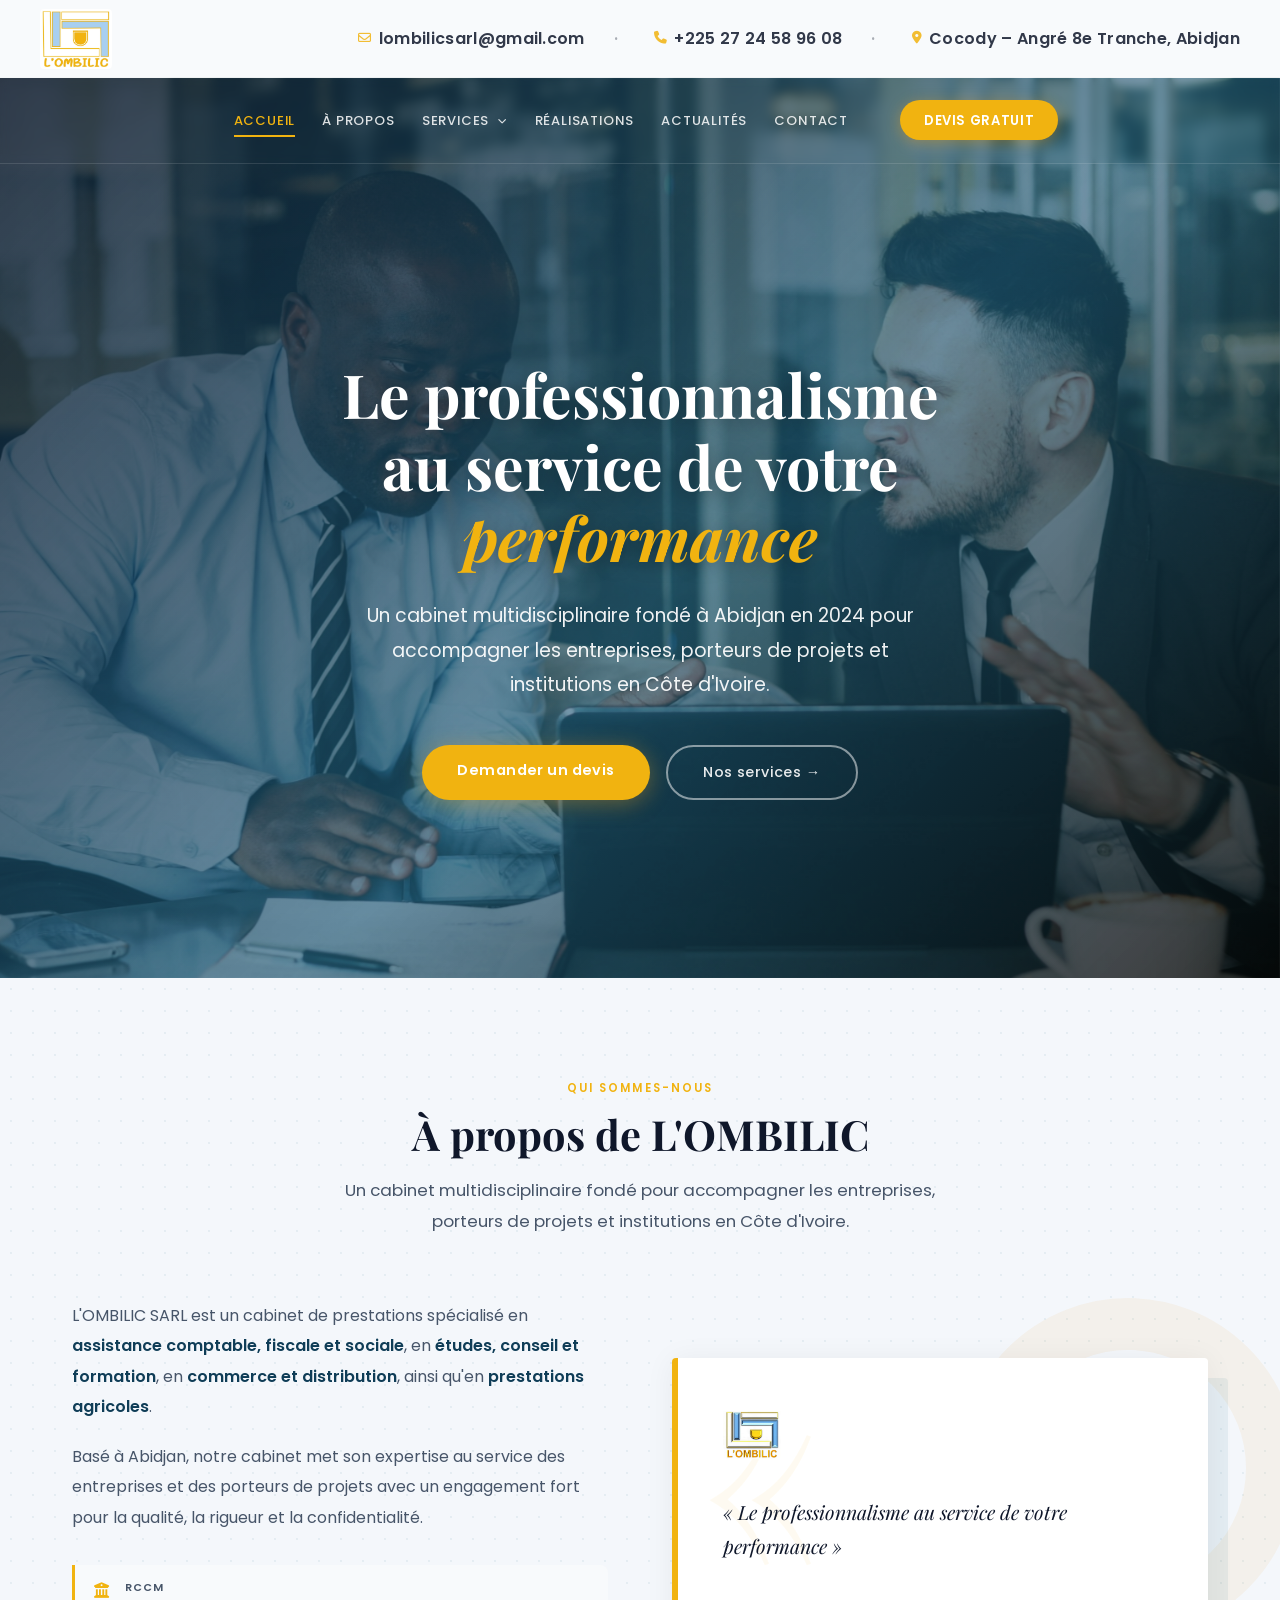
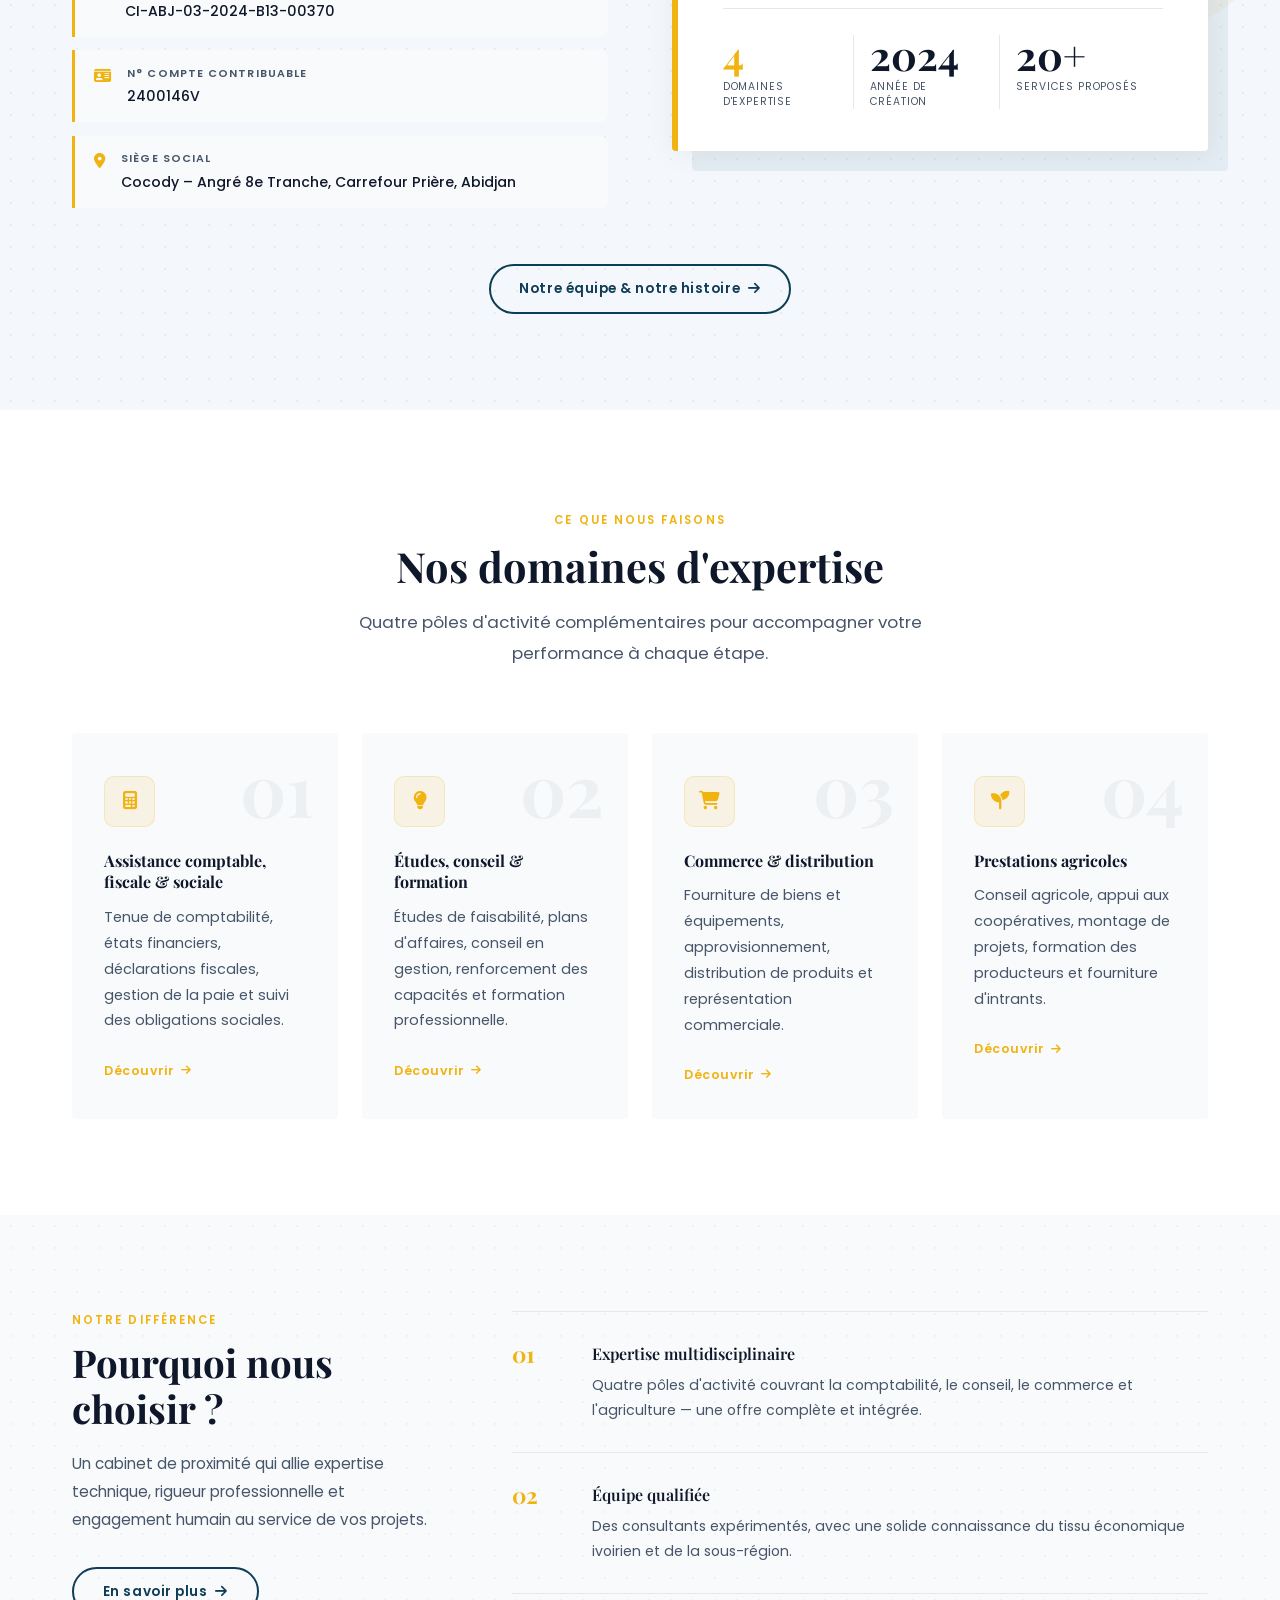
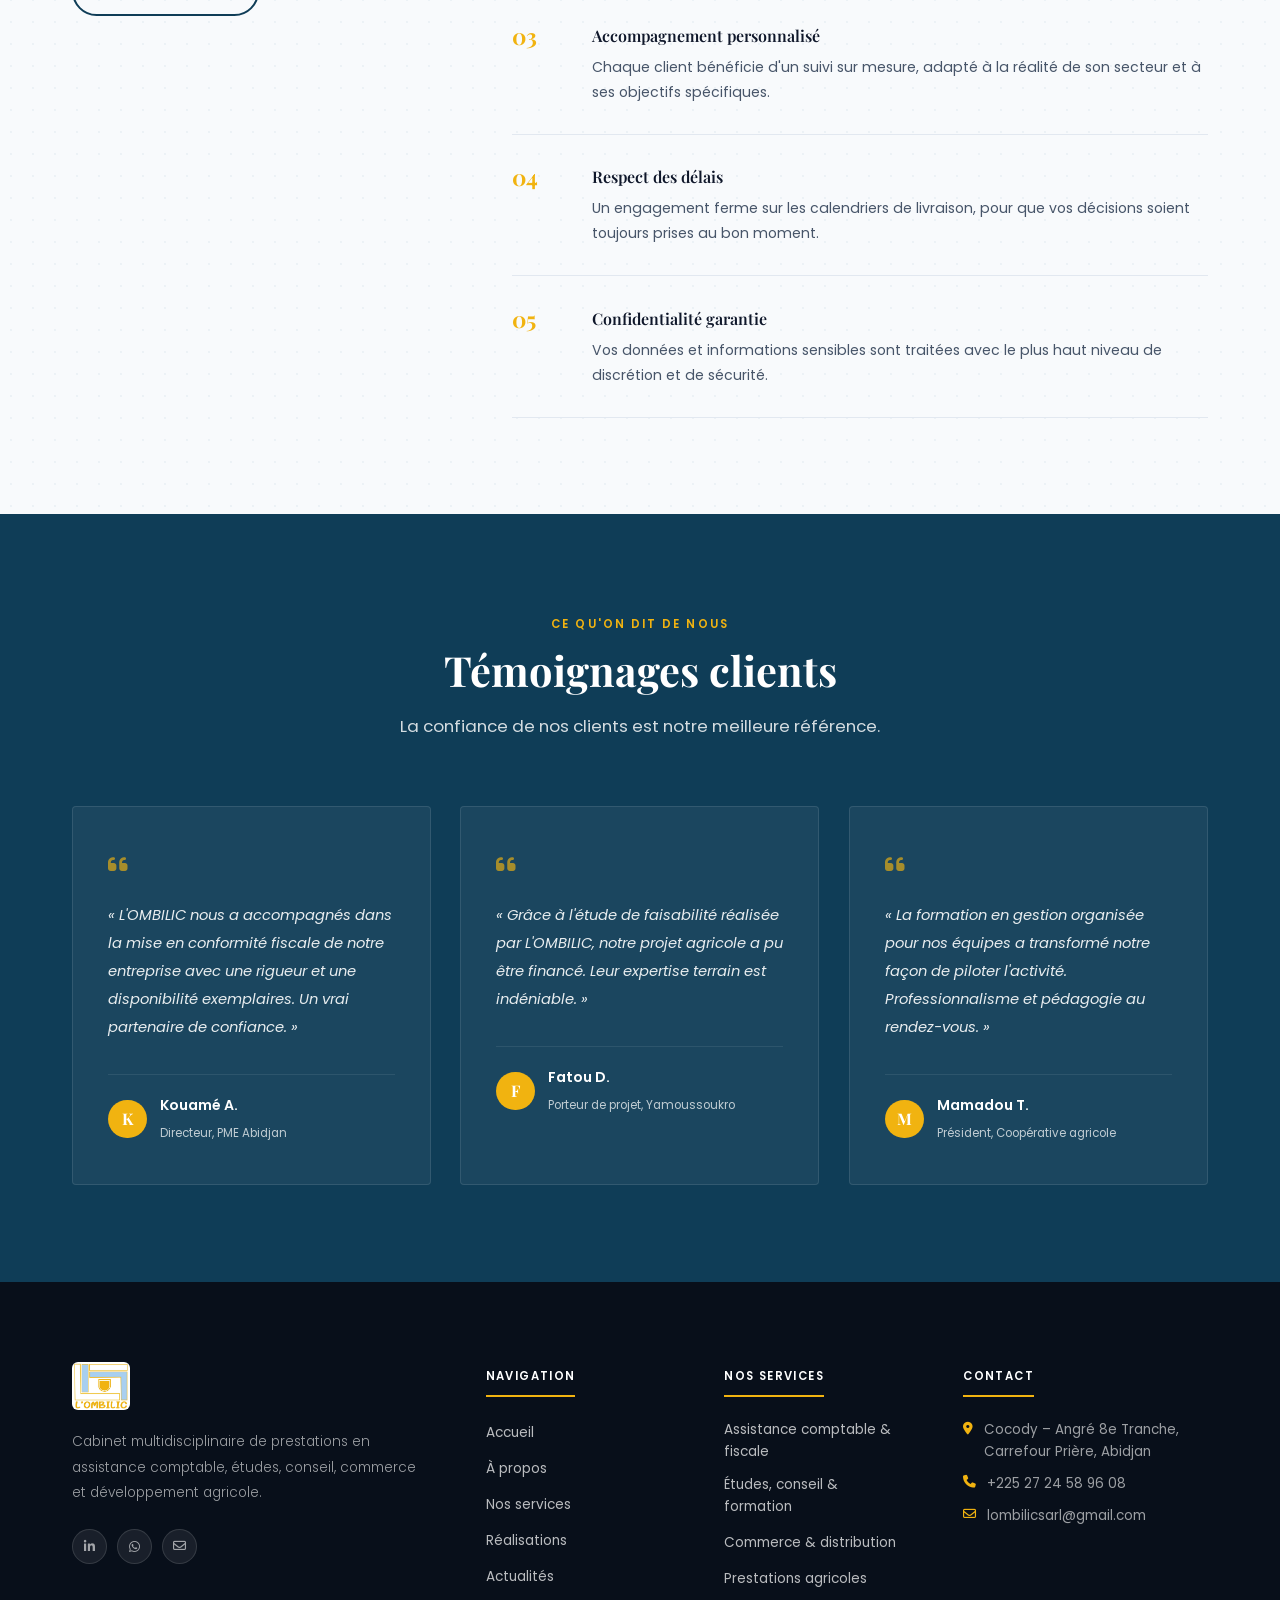
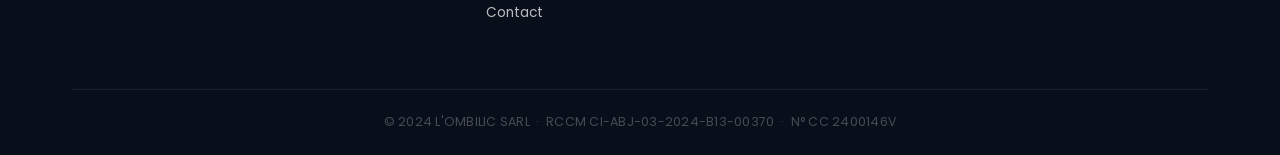
<file: index.html>
<!DOCTYPE html>
<html lang="fr">
<head>
  <meta charset="UTF-8">
  <meta name="viewport" content="width=device-width, initial-scale=1.0">
  <title>L'OMBILIC – Cabinet Multidisciplinaire</title>
  <link rel="shortcut icon" href="assets/images/hero2.jpg" type="image/x-icon">
  <link rel="preconnect" href="https://fonts.googleapis.com">
  <link rel="preconnect" href="https://fonts.gstatic.com" crossorigin>
  <link href="https://fonts.googleapis.com/css2?family=Playfair+Display:ital,wght@0,600;0,700;1,600&family=Poppins:wght@300;400;500;600&display=swap" rel="stylesheet">
  <link rel="stylesheet" href="https://cdnjs.cloudflare.com/ajax/libs/font-awesome/6.5.2/css/all.min.css">
  <link rel="stylesheet" href="assets/css/style.css">
</head>
<body>

  <!-- TOPBAR -->
  <div class="topbar">
    <div class="topbar-inner">
      <div class="topbar-logo">
        <a href="index.html" aria-label="Retour à l'accueil"><img src="/assets/images/Logo_1.jpeg" alt="Logo L'OMBILIC" width="72"></a>
      </div>
      <div class="topbar-contacts">
        <span><i class="fa-regular fa-envelope"></i> lombilicsarl@gmail.com</span>
        <span><i class="fa-solid fa-phone"></i> +225 27 24 58 96 08</span>
        <span><i class="fa-solid fa-location-dot"></i> Cocody – Angré 8e Tranche, Abidjan</span>
      </div>
    </div>
  </div>

  <!-- HERO SECTION -->
  <section class="hero">

    <div class="hero-bg hero-bg-1"></div>
    <div class="hero-bg hero-bg-2"></div>
    <div class="hero-overlay"></div>

    <nav class="hero-nav" id="hero-nav">
      <button class="nav-hamburger" aria-label="Ouvrir le menu" onclick="document.getElementById('hero-nav').classList.toggle('open')">
        <i class="fa-solid fa-bars"></i>
      </button>
      <ul class="nav-links">
        <li><a href="index.html" class="nav-active">Accueil</a></li>
        <li><a href="a-propos.html">À propos</a></li>
        <li class="has-dropdown">
          <a href="#services" class="dropdown-toggle">Services <i class="fa-solid fa-chevron-down"></i></a>
          <ul class="nav-dropdown">
            <li><a href="services-comptable.html"><i class="fa-solid fa-calculator"></i> Assistance comptable &amp; fiscale</a></li>
            <li><a href="services-etudes.html"><i class="fa-solid fa-lightbulb"></i> Études, conseil &amp; formation</a></li>
            <li><a href="services-commerce.html"><i class="fa-solid fa-cart-shopping"></i> Commerce &amp; distribution</a></li>
            <li><a href="services-agricole.html"><i class="fa-solid fa-seedling"></i> Prestations agricoles</a></li>
          </ul>
        </li>
        <li><a href="realisations.html">Réalisations</a></li>
        <li><a href="actualites.html">Actualités</a></li>
        <li><a href="contact.html">Contact</a></li>
      </ul>
      <a href="devis.html" class="nav-cta">Devis gratuit</a>
    </nav>

    <div class="hero-inner">
      <div class="hero-content">
        <h1>Le professionnalisme<br>au service de votre <span>performance</span></h1>
        <p>Un cabinet multidisciplinaire fondé à Abidjan en 2024 pour accompagner les entreprises, porteurs de projets et institutions en Côte d'Ivoire.</p>
        <div class="hero-btns">
          <a href="devis.html" class="btn-primary">Demander un devis</a>
          <a href="#services" class="btn-secondary">Nos services →</a>
        </div>
      </div>
    </div>

  </section>

  <!-- À PROPOS (condensé) -->
  <section class="about" id="a-propos">
    <div class="container">

      <div class="section-header">
        <span class="section-label">Qui sommes-nous</span>
        <h2>À propos de L'OMBILIC</h2>
        <p class="section-sub">Un cabinet multidisciplinaire fondé pour accompagner les entreprises, porteurs de projets et institutions en Côte d'Ivoire.</p>
      </div>

      <div class="about-grid">

        <div class="about-text">
          <p>L'OMBILIC SARL est un cabinet de prestations spécialisé en <strong>assistance comptable, fiscale et sociale</strong>, en <strong>études, conseil et formation</strong>, en <strong>commerce et distribution</strong>, ainsi qu'en <strong>prestations agricoles</strong>.</p>
          <p>Basé à Abidjan, notre cabinet met son expertise au service des entreprises et des porteurs de projets avec un engagement fort pour la qualité, la rigueur et la confidentialité.</p>

          <div class="about-facts">
            <div class="fact">
              <i class="fa-solid fa-building-columns"></i>
              <div>
                <span class="fact-label">RCCM</span>
                <span class="fact-value">CI-ABJ-03-2024-B13-00370</span>
              </div>
            </div>
            <div class="fact">
              <i class="fa-solid fa-id-card"></i>
              <div>
                <span class="fact-label">N° Compte Contribuable</span>
                <span class="fact-value">2400146V</span>
              </div>
            </div>
            <div class="fact">
              <i class="fa-solid fa-location-dot"></i>
              <div>
                <span class="fact-label">Siège social</span>
                <span class="fact-value">Cocody – Angré 8e Tranche, Carrefour Prière, Abidjan</span>
              </div>
            </div>
          </div>
        </div>

        <div class="about-visual">
          <div class="about-card">
            <img src="/assets/images/Logo_2.jpeg" alt="Logo L'OMBILIC" class="about-card-logo">
            <blockquote>« Le professionnalisme au service de votre performance »</blockquote>
            <div class="about-stats">
              <div class="stat">
                <span class="stat-number">4</span>
                <span class="stat-label">Domaines d'expertise</span>
              </div>
              <div class="stat-divider"></div>
              <div class="stat">
                <span class="stat-number">2024</span>
                <span class="stat-label">Année de création</span>
              </div>
              <div class="stat-divider"></div>
              <div class="stat">
                <span class="stat-number">20+</span>
                <span class="stat-label">Services proposés</span>
              </div>
            </div>
          </div>
        </div>

      </div>

      <div class="about-cta">
        <a href="a-propos.html" class="btn-outline">Notre équipe &amp; notre histoire <i class="fa-solid fa-arrow-right"></i></a>
      </div>

    </div>
  </section>

  <!-- NOS DOMAINES D'EXPERTISE -->
  <section class="services" id="services">
    <div class="container">

      <div class="section-header">
        <span class="section-label">Ce que nous faisons</span>
        <h2>Nos domaines d'expertise</h2>
        <p class="section-sub">Quatre pôles d'activité complémentaires pour accompagner votre performance à chaque étape.</p>
      </div>

      <div class="services-grid">

        <div class="service-card">
          <span class="service-num">01</span>
          <div class="service-icon"><i class="fa-solid fa-calculator"></i></div>
          <h3>Assistance comptable, fiscale &amp; sociale</h3>
          <p>Tenue de comptabilité, états financiers, déclarations fiscales, gestion de la paie et suivi des obligations sociales.</p>
          <a href="services-comptable.html" class="service-link">Découvrir <i class="fa-solid fa-arrow-right"></i></a>
        </div>

        <div class="service-card">
          <span class="service-num">02</span>
          <div class="service-icon"><i class="fa-solid fa-lightbulb"></i></div>
          <h3>Études, conseil &amp; formation</h3>
          <p>Études de faisabilité, plans d'affaires, conseil en gestion, renforcement des capacités et formation professionnelle.</p>
          <a href="services-etudes.html" class="service-link">Découvrir <i class="fa-solid fa-arrow-right"></i></a>
        </div>

        <div class="service-card">
          <span class="service-num">03</span>
          <div class="service-icon"><i class="fa-solid fa-cart-shopping"></i></div>
          <h3>Commerce &amp; distribution</h3>
          <p>Fourniture de biens et équipements, approvisionnement, distribution de produits et représentation commerciale.</p>
          <a href="services-commerce.html" class="service-link">Découvrir <i class="fa-solid fa-arrow-right"></i></a>
        </div>

        <div class="service-card">
          <span class="service-num">04</span>
          <div class="service-icon"><i class="fa-solid fa-seedling"></i></div>
          <h3>Prestations agricoles</h3>
          <p>Conseil agricole, appui aux coopératives, montage de projets, formation des producteurs et fourniture d'intrants.</p>
          <a href="services-agricole.html" class="service-link">Découvrir <i class="fa-solid fa-arrow-right"></i></a>
        </div>

      </div>
    </div>
  </section>

  <!-- POURQUOI NOUS CHOISIR -->
  <section class="why-us" id="pourquoi">
    <div class="container">
      <div class="why-inner">

        <div class="why-left">
          <span class="section-label">Notre différence</span>
          <h2>Pourquoi nous<br>choisir ?</h2>
          <p>Un cabinet de proximité qui allie expertise technique, rigueur professionnelle et engagement humain au service de vos projets.</p>
          <a href="a-propos.html" class="btn-outline why-btn">En savoir plus <i class="fa-solid fa-arrow-right"></i></a>
        </div>

        <div class="why-right">
          <div class="why-item">
            <div class="why-num">01</div>
            <div class="why-content">
              <h4>Expertise multidisciplinaire</h4>
              <p>Quatre pôles d'activité couvrant la comptabilité, le conseil, le commerce et l'agriculture — une offre complète et intégrée.</p>
            </div>
          </div>
          <div class="why-item">
            <div class="why-num">02</div>
            <div class="why-content">
              <h4>Équipe qualifiée</h4>
              <p>Des consultants expérimentés, avec une solide connaissance du tissu économique ivoirien et de la sous-région.</p>
            </div>
          </div>
          <div class="why-item">
            <div class="why-num">03</div>
            <div class="why-content">
              <h4>Accompagnement personnalisé</h4>
              <p>Chaque client bénéficie d'un suivi sur mesure, adapté à la réalité de son secteur et à ses objectifs spécifiques.</p>
            </div>
          </div>
          <div class="why-item">
            <div class="why-num">04</div>
            <div class="why-content">
              <h4>Respect des délais</h4>
              <p>Un engagement ferme sur les calendriers de livraison, pour que vos décisions soient toujours prises au bon moment.</p>
            </div>
          </div>
          <div class="why-item">
            <div class="why-num">05</div>
            <div class="why-content">
              <h4>Confidentialité garantie</h4>
              <p>Vos données et informations sensibles sont traitées avec le plus haut niveau de discrétion et de sécurité.</p>
            </div>
          </div>
        </div>

      </div>
    </div>
  </section>

  <!-- TÉMOIGNAGES -->
  <section class="testimonials" id="temoignages">
    <div class="container">

      <div class="section-header">
        <span class="section-label">Ce qu'on dit de nous</span>
        <h2>Témoignages clients</h2>
        <p class="section-sub">La confiance de nos clients est notre meilleure référence.</p>
      </div>

      <div class="testi-grid">

        <div class="testi-card">
          <div class="testi-quote"><i class="fa-solid fa-quote-left"></i></div>
          <p>« L'OMBILIC nous a accompagnés dans la mise en conformité fiscale de notre entreprise avec une rigueur et une disponibilité exemplaires. Un vrai partenaire de confiance. »</p>
          <div class="testi-author">
            <div class="testi-avatar">K</div>
            <div>
              <strong>Kouamé A.</strong>
              <span>Directeur, PME Abidjan</span>
            </div>
          </div>
        </div>

        <div class="testi-card">
          <div class="testi-quote"><i class="fa-solid fa-quote-left"></i></div>
          <p>« Grâce à l'étude de faisabilité réalisée par L'OMBILIC, notre projet agricole a pu être financé. Leur expertise terrain est indéniable. »</p>
          <div class="testi-author">
            <div class="testi-avatar">F</div>
            <div>
              <strong>Fatou D.</strong>
              <span>Porteur de projet, Yamoussoukro</span>
            </div>
          </div>
        </div>

        <div class="testi-card">
          <div class="testi-quote"><i class="fa-solid fa-quote-left"></i></div>
          <p>« La formation en gestion organisée pour nos équipes a transformé notre façon de piloter l'activité. Professionnalisme et pédagogie au rendez-vous. »</p>
          <div class="testi-author">
            <div class="testi-avatar">M</div>
            <div>
              <strong>Mamadou T.</strong>
              <span>Président, Coopérative agricole</span>
            </div>
          </div>
        </div>

      </div>
    </div>
  </section>

  <!-- FOOTER -->
  <footer class="site-footer">
    <div class="container">
      <div class="footer-grid">

        <div class="footer-brand">
          <a href="index.html" aria-label="Retour à l'accueil"><img src="/assets/images/Logo_1.jpeg" alt="L'OMBILIC" width="58"></a>
          <p>Cabinet multidisciplinaire de prestations en assistance comptable, études, conseil, commerce et développement agricole.</p>
          <div class="footer-social">
            <a href="#" aria-label="LinkedIn"><i class="fa-brands fa-linkedin-in"></i></a>
            <a href="#" aria-label="WhatsApp"><i class="fa-brands fa-whatsapp"></i></a>
            <a href="mailto:lombilicsarl@gmail.com" aria-label="Email"><i class="fa-regular fa-envelope"></i></a>
          </div>
        </div>

        <div class="footer-col">
          <h4>Navigation</h4>
          <ul>
            <li><a href="index.html">Accueil</a></li>
            <li><a href="a-propos.html">À propos</a></li>
            <li><a href="index.html#services">Nos services</a></li>
            <li><a href="realisations.html">Réalisations</a></li>
            <li><a href="actualites.html">Actualités</a></li>
            <li><a href="contact.html">Contact</a></li>
          </ul>
        </div>

        <div class="footer-col">
          <h4>Nos services</h4>
          <ul>
            <li><a href="services-comptable.html">Assistance comptable &amp; fiscale</a></li>
            <li><a href="services-etudes.html">Études, conseil &amp; formation</a></li>
            <li><a href="services-commerce.html">Commerce &amp; distribution</a></li>
            <li><a href="services-agricole.html">Prestations agricoles</a></li>
          </ul>
        </div>

        <div class="footer-col">
          <h4>Contact</h4>
          <ul class="footer-contact">
            <li><i class="fa-solid fa-location-dot"></i> Cocody – Angré 8e Tranche,<br>Carrefour Prière, Abidjan</li>
            <li><i class="fa-solid fa-phone"></i> +225 27 24 58 96 08</li>
            <li><i class="fa-regular fa-envelope"></i> lombilicsarl@gmail.com</li>
          </ul>
        </div>

      </div>
      <div class="footer-bottom">
        <p>© 2024 L'OMBILIC SARL &nbsp;·&nbsp; RCCM CI-ABJ-03-2024-B13-00370 &nbsp;·&nbsp; N° CC 2400146V</p>
      </div>
    </div>
  </footer>


  <script src="assets/js/reveal.js" defer></script>
</body>
</html>
</file>
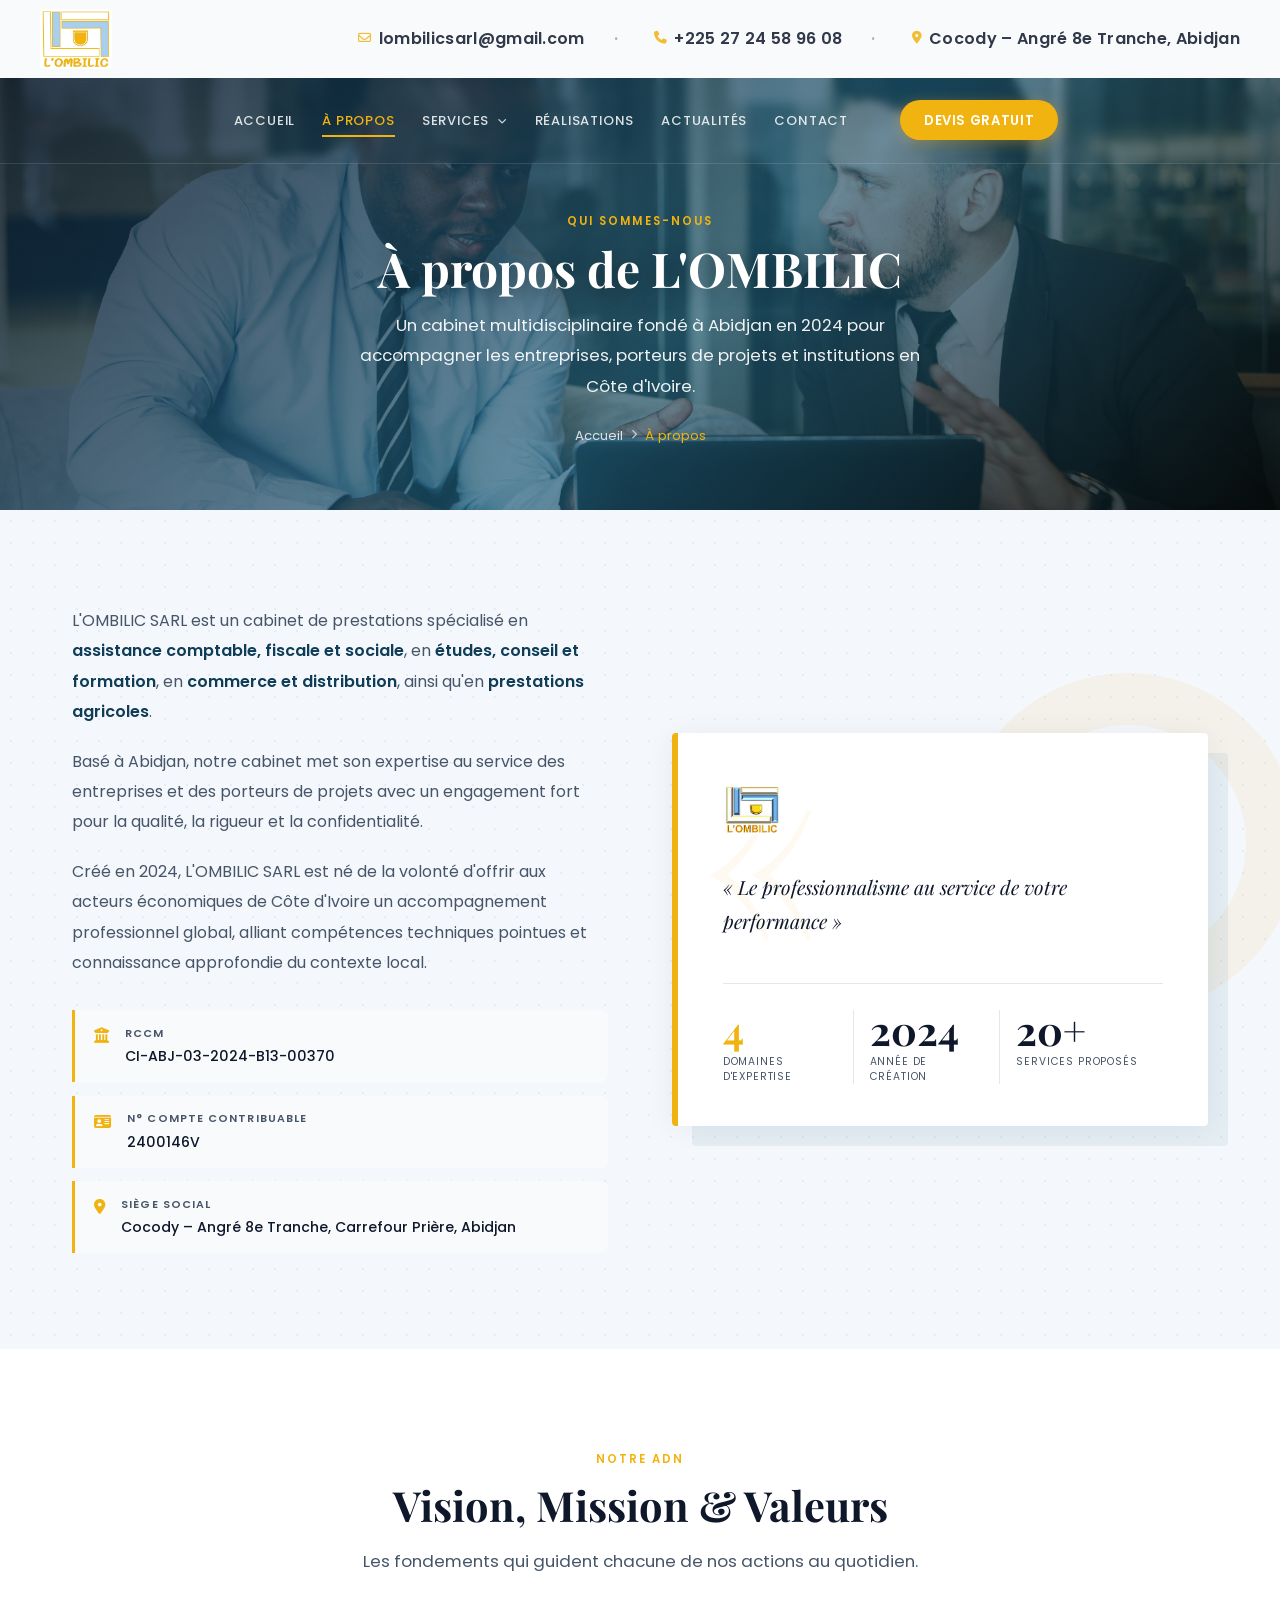
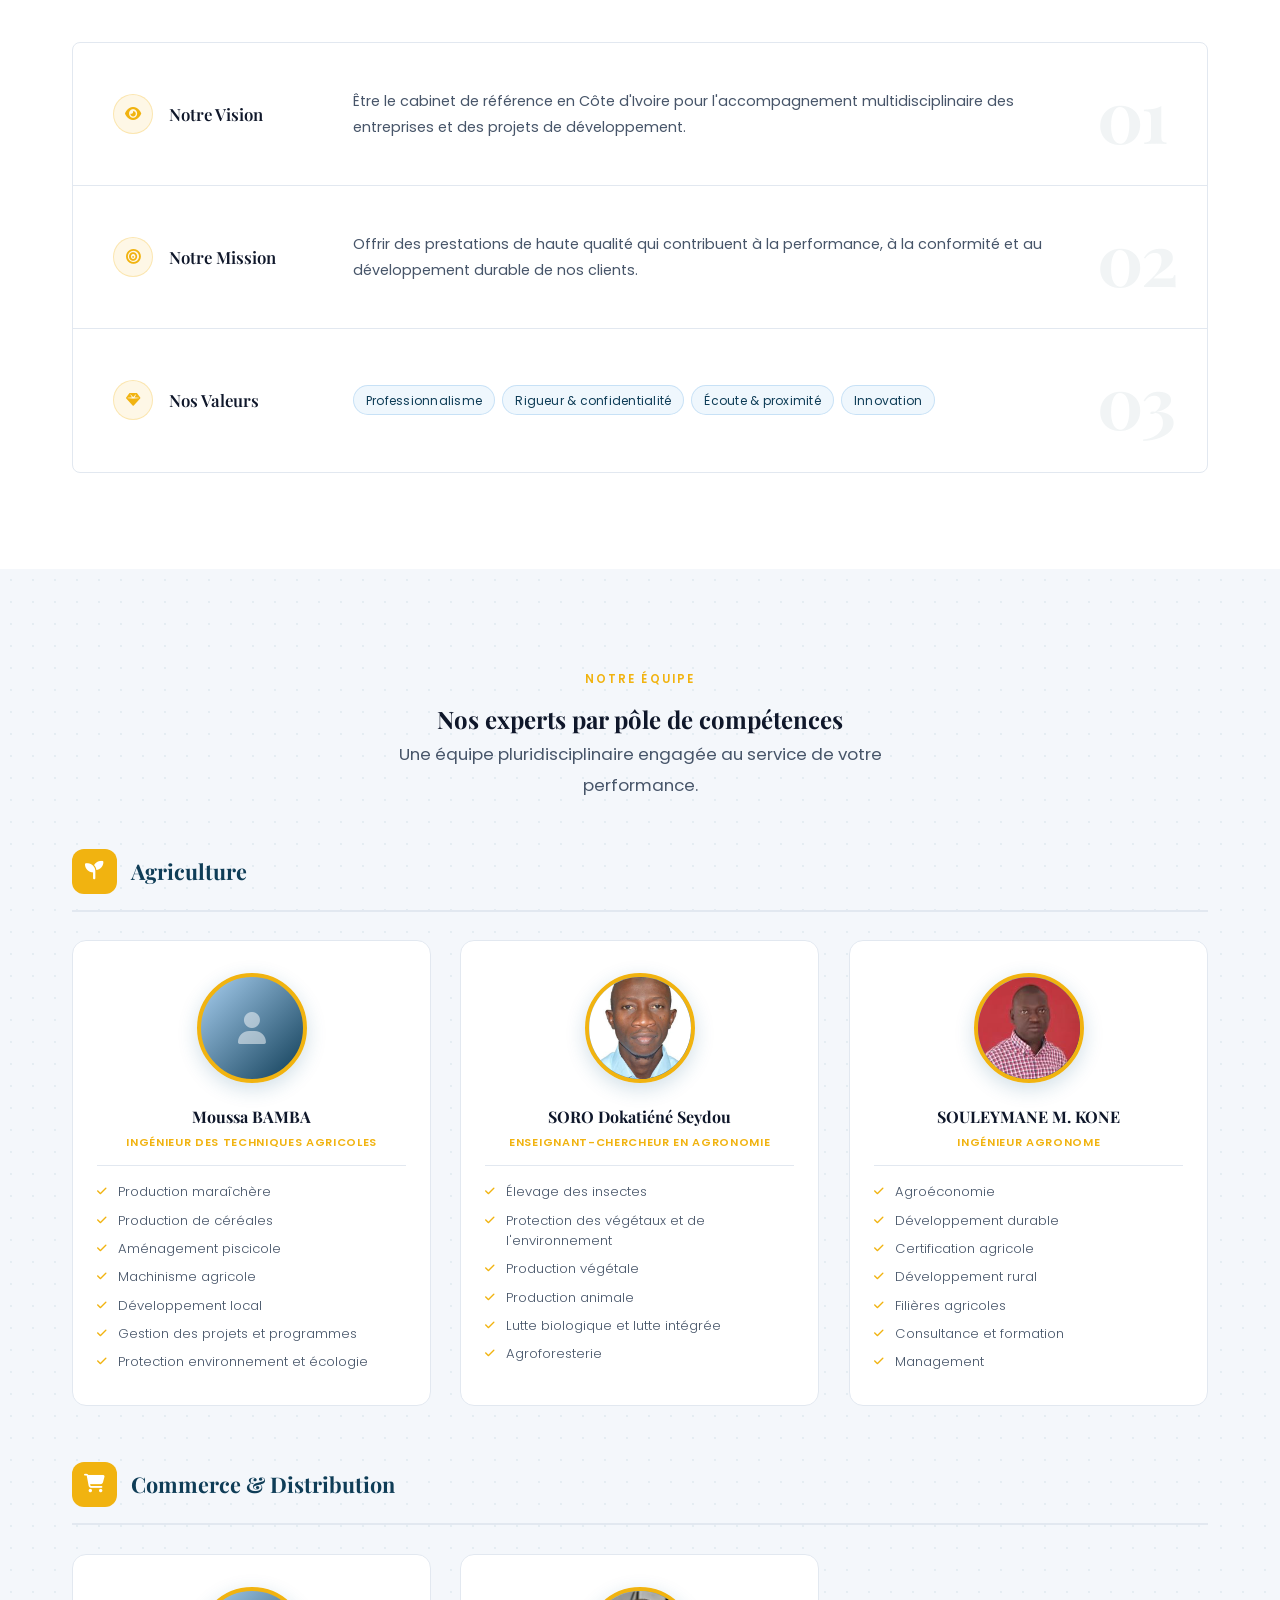
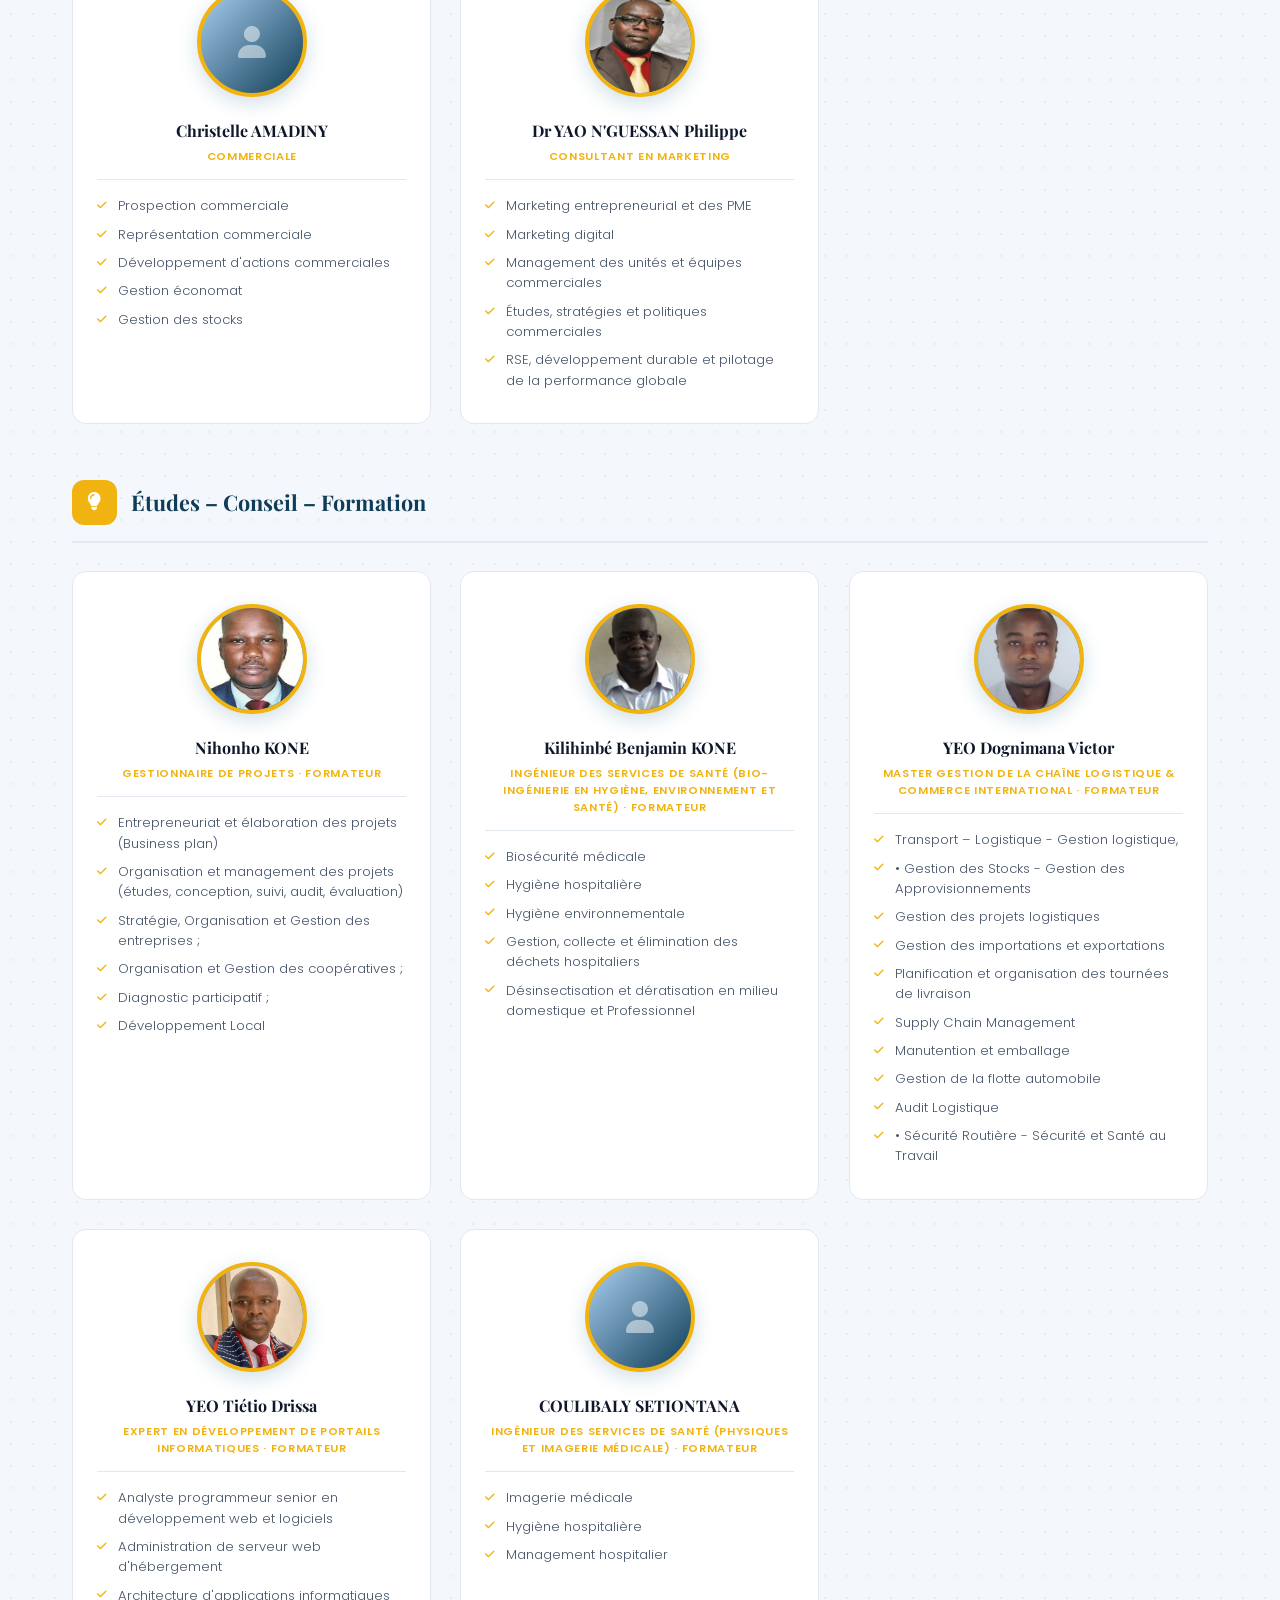
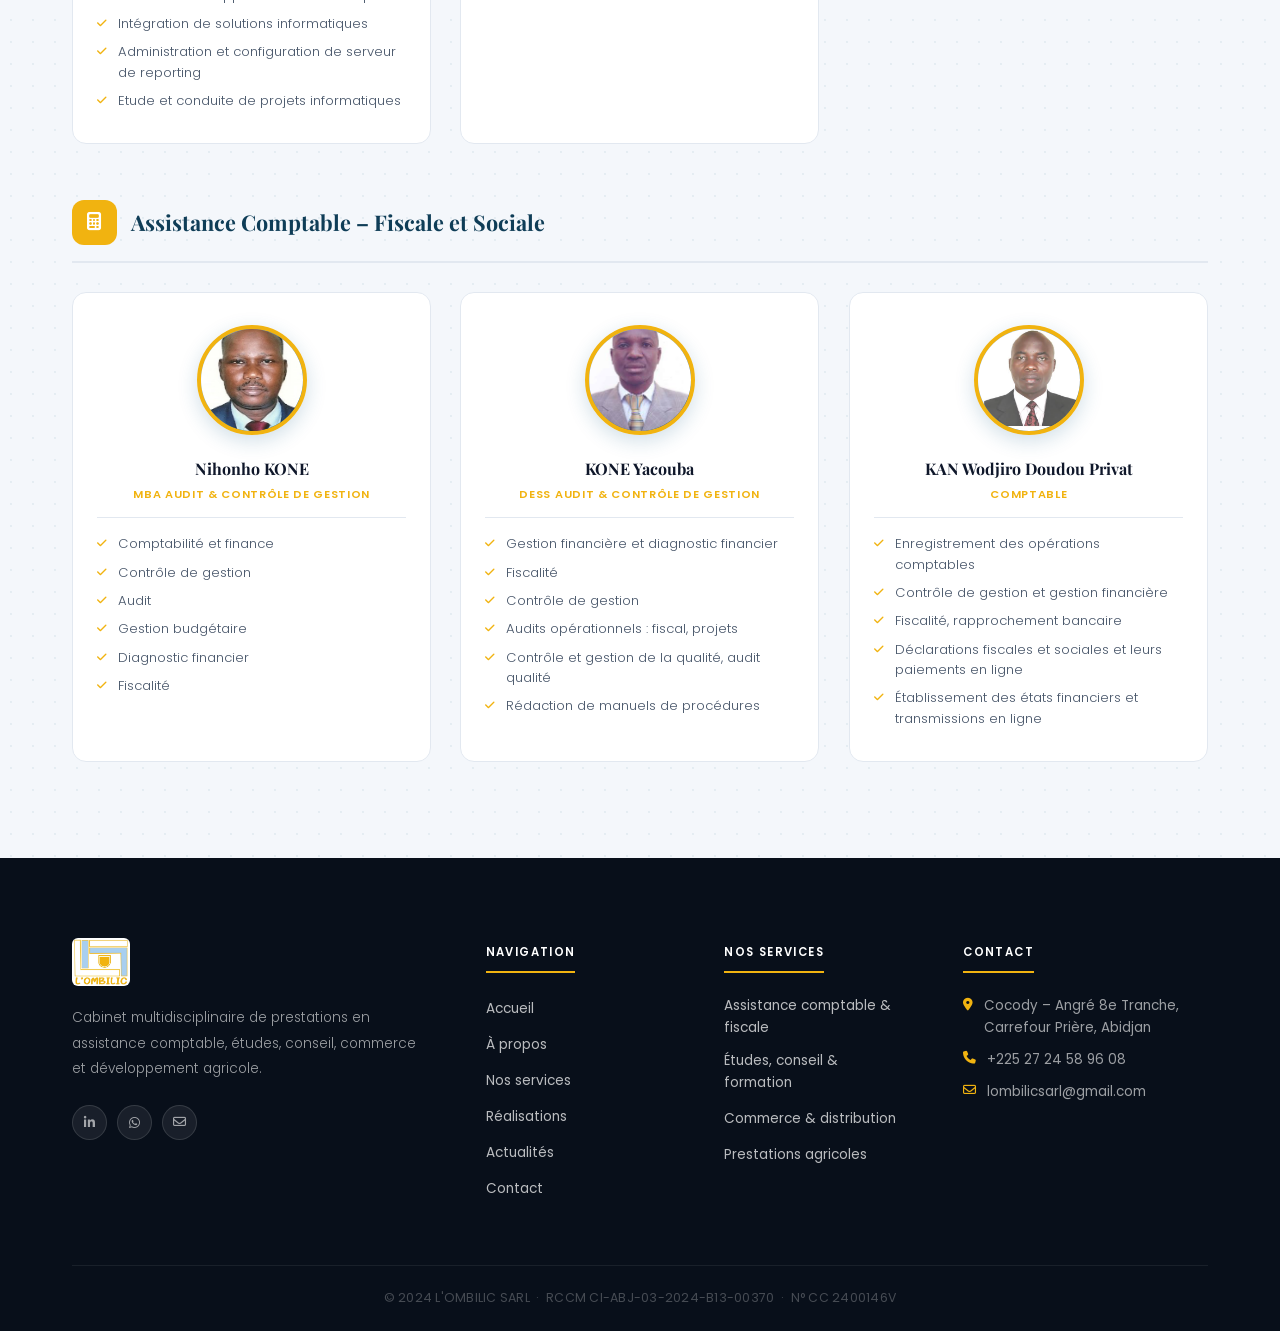
<file: a-propos.html>
<!DOCTYPE html>
<html lang="fr">
<head>
  <meta charset="UTF-8">
  <meta name="viewport" content="width=device-width, initial-scale=1.0">
  <title>À propos – L'OMBILIC Cabinet Multidisciplinaire</title>
  <link rel="shortcut icon" href="assets/images/hero2.jpg" type="image/x-icon">
  <link rel="preconnect" href="https://fonts.googleapis.com">
  <link rel="preconnect" href="https://fonts.gstatic.com" crossorigin>
  <link href="https://fonts.googleapis.com/css2?family=Playfair+Display:ital,wght@0,600;0,700;1,600&family=Poppins:wght@300;400;500;600&display=swap" rel="stylesheet">
  <link rel="stylesheet" href="https://cdnjs.cloudflare.com/ajax/libs/font-awesome/6.5.2/css/all.min.css">
  <link rel="stylesheet" href="assets/css/style.css">
</head>
<body>

  <!-- TOPBAR -->
  <div class="topbar">
    <div class="topbar-inner">
      <div class="topbar-logo">
        <a href="index.html" aria-label="Retour à l'accueil"><img src="/assets/images/Logo_1.jpeg" alt="Logo L'OMBILIC" width="72"></a>
      </div>
      <div class="topbar-contacts">
        <span><i class="fa-regular fa-envelope"></i> lombilicsarl@gmail.com</span>
        <span><i class="fa-solid fa-phone"></i> +225 27 24 58 96 08</span>
        <span><i class="fa-solid fa-location-dot"></i> Cocody – Angré 8e Tranche, Abidjan</span>
      </div>
    </div>
  </div>

  <!-- PAGE BANNER -->
  <section class="page-banner">
    <div class="page-banner-bg"></div>
    <div class="hero-overlay"></div>

    <nav class="hero-nav" id="hero-nav">
      <button class="nav-hamburger" aria-label="Ouvrir le menu" onclick="document.getElementById('hero-nav').classList.toggle('open')">
        <i class="fa-solid fa-bars"></i>
      </button>
      <ul class="nav-links">
        <li><a href="index.html">Accueil</a></li>
        <li><a href="a-propos.html" class="nav-active">À propos</a></li>
        <li class="has-dropdown">
          <a href="index.html#services" class="dropdown-toggle">Services <i class="fa-solid fa-chevron-down"></i></a>
          <ul class="nav-dropdown">
            <li><a href="services-comptable.html"><i class="fa-solid fa-calculator"></i> Assistance comptable &amp; fiscale</a></li>
            <li><a href="services-etudes.html"><i class="fa-solid fa-lightbulb"></i> Études, conseil &amp; formation</a></li>
            <li><a href="services-commerce.html"><i class="fa-solid fa-cart-shopping"></i> Commerce &amp; distribution</a></li>
            <li><a href="services-agricole.html"><i class="fa-solid fa-seedling"></i> Prestations agricoles</a></li>
          </ul>
        </li>
        <li><a href="realisations.html">Réalisations</a></li>
        <li><a href="actualites.html">Actualités</a></li>
        <li><a href="contact.html">Contact</a></li>
      </ul>
      <a href="devis.html" class="nav-cta">Devis gratuit</a>
    </nav>

    <div class="page-banner-inner">
      <div class="container">
        <span class="section-label">Qui sommes-nous</span>
        <h1>À propos de L'OMBILIC</h1>
        <p>Un cabinet multidisciplinaire fondé à Abidjan en 2024 pour accompagner les entreprises, porteurs de projets et institutions en Côte d'Ivoire.</p>
        <nav class="breadcrumb" aria-label="Fil d'Ariane">
          <a href="index.html">Accueil</a>
          <i class="fa-solid fa-chevron-right"></i>
          <span>À propos</span>
        </nav>
      </div>
    </div>
  </section>

  <!-- PRÉSENTATION -->
  <section class="about" id="presentation">
    <div class="container">

      <div class="about-grid">

        <div class="about-text">
          <p>L'OMBILIC SARL est un cabinet de prestations spécialisé en <strong>assistance comptable, fiscale et sociale</strong>, en <strong>études, conseil et formation</strong>, en <strong>commerce et distribution</strong>, ainsi qu'en <strong>prestations agricoles</strong>.</p>
          <p>Basé à Abidjan, notre cabinet met son expertise au service des entreprises et des porteurs de projets avec un engagement fort pour la qualité, la rigueur et la confidentialité.</p>
          <p>Créé en 2024, L'OMBILIC SARL est né de la volonté d'offrir aux acteurs économiques de Côte d'Ivoire un accompagnement professionnel global, alliant compétences techniques pointues et connaissance approfondie du contexte local.</p>

          <div class="about-facts">
            <div class="fact">
              <i class="fa-solid fa-building-columns"></i>
              <div>
                <span class="fact-label">RCCM</span>
                <span class="fact-value">CI-ABJ-03-2024-B13-00370</span>
              </div>
            </div>
            <div class="fact">
              <i class="fa-solid fa-id-card"></i>
              <div>
                <span class="fact-label">N° Compte Contribuable</span>
                <span class="fact-value">2400146V</span>
              </div>
            </div>
            <div class="fact">
              <i class="fa-solid fa-location-dot"></i>
              <div>
                <span class="fact-label">Siège social</span>
                <span class="fact-value">Cocody – Angré 8e Tranche, Carrefour Prière, Abidjan</span>
              </div>
            </div>
          </div>
        </div>

        <div class="about-visual">
          <div class="about-card">
            <img src="/assets/images/Logo_2.jpeg" alt="Logo L'OMBILIC" class="about-card-logo">
            <blockquote>« Le professionnalisme au service de votre performance »</blockquote>
            <div class="about-stats">
              <div class="stat">
                <span class="stat-number">4</span>
                <span class="stat-label">Domaines d'expertise</span>
              </div>
              <div class="stat-divider"></div>
              <div class="stat">
                <span class="stat-number">2024</span>
                <span class="stat-label">Année de création</span>
              </div>
              <div class="stat-divider"></div>
              <div class="stat">
                <span class="stat-number">20+</span>
                <span class="stat-label">Services proposés</span>
              </div>
            </div>
          </div>
        </div>

      </div>

    </div>
  </section>

  <!-- VISION / MISSION / VALEURS -->
  <section class="vmv-section" id="vmv">
    <div class="container">

      <div class="section-header">
        <span class="section-label">Notre ADN</span>
        <h2>Vision, Mission &amp; Valeurs</h2>
        <p class="section-sub">Les fondements qui guident chacune de nos actions au quotidien.</p>
      </div>

      <div class="vmv-grid">

        <div class="vmv-card">
          <div class="vmv-head">
            <div class="vmv-icon"><i class="fa-solid fa-eye"></i></div>
            <h3>Notre Vision</h3>
          </div>
          <p>Être le cabinet de référence en Côte d'Ivoire pour l'accompagnement multidisciplinaire des entreprises et des projets de développement.</p>
          <span class="vmv-num">01</span>
        </div>

        <div class="vmv-card vmv-card--accent">
          <div class="vmv-head">
            <div class="vmv-icon"><i class="fa-solid fa-bullseye"></i></div>
            <h3>Notre Mission</h3>
          </div>
          <p>Offrir des prestations de haute qualité qui contribuent à la performance, à la conformité et au développement durable de nos clients.</p>
          <span class="vmv-num">02</span>
        </div>

        <div class="vmv-card">
          <div class="vmv-head">
            <div class="vmv-icon"><i class="fa-solid fa-gem"></i></div>
            <h3>Nos Valeurs</h3>
          </div>
          <div class="vmv-tags">
            <span>Professionnalisme</span>
            <span>Rigueur &amp; confidentialité</span>
            <span>Écoute &amp; proximité</span>
            <span>Innovation</span>
          </div>
          <span class="vmv-num">03</span>
        </div>

      </div>
    </div>
  </section>

  <!-- ÉQUIPE -->
  <section class="team-section" id="equipe">
    <div class="container">

      <div class="team-header">
        <span class="section-label">Notre Équipe</span>
        <h2>Nos experts par pôle de compétences</h2>
        <p class="section-sub">Une équipe pluridisciplinaire engagée au service de votre performance.</p>
      </div>

      <!-- PÔLE : AGRICULTURE -->
      <div class="team-pole">
        <div class="team-pole-head">
          <div class="team-pole-icon"><i class="fa-solid fa-seedling"></i></div>
          <h3 class="team-pole-title">Agriculture</h3>
        </div>

        <div class="team-grid">

          <div class="team-card">
            <div class="team-avatar">
              <i class="fa-solid fa-user"></i>
            </div>
            <h3>Moussa BAMBA</h3>
            <span class="team-role">Ingénieur des Techniques Agricoles</span>
            <ul class="team-skills">
              <li>Production maraîchère</li>
              <li>Production de céréales</li>
              <li>Aménagement piscicole</li>
              <li>Machinisme agricole</li>
              <li>Développement local</li>
              <li>Gestion des projets et programmes</li>
              <li>Protection environnement et écologie</li>
            </ul>
          </div>

          <div class="team-card">
            <div class="team-avatar">
              <img src="/assets/images/team/soro-seydou.png" alt="Soro Dokatiéné Seydou">
            </div>
            <h3>SORO Dokatiéné Seydou</h3>
            <span class="team-role">Enseignant-Chercheur en Agronomie</span>
            <ul class="team-skills">
              <li>Élevage des insectes</li>
              <li>Protection des végétaux et de l'environnement</li>
              <li>Production végétale</li>
              <li>Production animale</li>
              <li>Lutte biologique et lutte intégrée</li>
              <li>Agroforesterie</li>
            </ul>
          </div>

          <div class="team-card">
            <div class="team-avatar">
              <img src="/assets/images/team/souleymane-kone.png" alt="Souleymane M. Kone">
            </div>
            <h3>SOULEYMANE M. KONE</h3>
            <span class="team-role">Ingénieur Agronome</span>
            <ul class="team-skills">
              <li>Agroéconomie</li>
              <li>Développement durable</li>
              <li>Certification agricole</li>
              <li>Développement rural</li>
              <li>Filières agricoles</li>
              <li>Consultance et formation</li>
              <li>Management</li>
            </ul>
          </div>

        </div>
      </div>

      <!-- PÔLE : COMMERCE ET DISTRIBUTION -->
      <div class="team-pole">
        <div class="team-pole-head">
          <div class="team-pole-icon"><i class="fa-solid fa-cart-shopping"></i></div>
          <h3 class="team-pole-title">Commerce &amp; Distribution</h3>
        </div>

        <div class="team-grid">

          <div class="team-card">
            <div class="team-avatar">
              <i class="fa-solid fa-user"></i>
            </div>
            <h3>Christelle AMADINY</h3>
            <span class="team-role">Commerciale</span>
            <ul class="team-skills">
              <li>Prospection commerciale</li>
              <li>Représentation commerciale</li>
              <li>Développement d'actions commerciales</li>
              <li>Gestion économat</li>
              <li>Gestion des stocks</li>
            </ul>
          </div>

          <div class="team-card">
            <div class="team-avatar">
              <img src="/assets/images/team/yao-philippe.png" alt="Dr Yao N'Guessan Philippe">
            </div>
            <h3>Dr YAO N'GUESSAN Philippe</h3>
            <span class="team-role">Consultant en Marketing</span>
            <ul class="team-skills">
              <li>Marketing entrepreneurial et des PME</li>
              <li>Marketing digital</li>
              <li>Management des unités et équipes commerciales</li>
              <li>Études, stratégies et politiques commerciales</li>
              <li>RSE, développement durable et pilotage de la performance globale</li>
            </ul>
          </div>

        </div>
      </div>

      <!-- PÔLE : ÉTUDES – CONSEIL – FORMATION -->
      <div class="team-pole">
        <div class="team-pole-head">
          <div class="team-pole-icon"><i class="fa-solid fa-lightbulb"></i></div>
          <h3 class="team-pole-title">Études – Conseil – Formation</h3>
        </div>

        <div class="team-grid">

          <div class="team-card">
            <div class="team-avatar">
              <img src="/assets/images/team/nihonho-kone.jpg" alt="Nihonho Kone">
            </div>
            <h3>Nihonho KONE</h3>
            <span class="team-role">Gestionnaire de Projets · Formateur</span>
            <ul class="team-skills">
              <li>Entrepreneuriat et élaboration des projets (Business plan)</li>
              <li>Organisation et management des projets (études, conception, suivi, audit, évaluation)</li>
              <li>Stratégie, Organisation et Gestion des entreprises ;</li>
              <li>Organisation et Gestion des coopératives ;</li>
              <li>Diagnostic participatif ;</li>
              <li>Développement Local</li>
            </ul>
          </div>

          <div class="team-card">
            <div class="team-avatar">
              <img src="/assets/images/team/benjamin-kone.jpg" alt="Kilihinbé Benjamin Kone">
            </div>
            <h3>Kilihinbé Benjamin KONE</h3>
            <span class="team-role">Ingénieur des Services de Santé (Bio-ingénierie en Hygiène, Environnement et Santé) · Formateur</span>
            <ul class="team-skills">
              <li>Biosécurité médicale</li>
              <li>Hygiène hospitalière</li>
              <li>Hygiène environnementale</li>
              <li>Gestion, collecte et élimination des déchets hospitaliers</li>
              <li>Désinsectisation et dératisation en milieu domestique et Professionnel</li>
              
            </ul>
          </div>

          <div class="team-card">
            <div class="team-avatar">
              <img src="/assets/images/team/yeo-victor.png" alt="Yeo Dognimana Victor">
            </div>
            <h3>YEO Dognimana Victor</h3>
            <span class="team-role">Master Gestion de la Chaîne Logistique &amp; Commerce International · Formateur</span>
            <ul class="team-skills">
              <li>Transport – Logistique - Gestion logistique,</li>
              <li>•	Gestion des Stocks - Gestion des Approvisionnements</li>
              <li>Gestion des projets logistiques</li>
              <li>Gestion des importations et exportations</li>
              <li>Planification et organisation des tournées de livraison</li>
              <li>Supply Chain Management</li>
              <li>Manutention et emballage</li>
              <li>Gestion de la flotte automobile</li>
              <li>Audit Logistique</li>
              <li>•	Sécurité Routière - Sécurité et Santé au Travail</li>
            </ul>
          </div>

          <div class="team-card">
            <div class="team-avatar">
              <img src="/assets/images/team/yeo-drissa.jpg" alt="Yeo Tiétio Drissa">
            </div>
            <h3>YEO Tiétio Drissa</h3>
            <span class="team-role">Expert en Développement de Portails Informatiques · Formateur</span>
            <ul class="team-skills">
              <li>Analyste programmeur senior en développement web et logiciels</li>
              <li>Administration de serveur web d'hébergement</li>
              <li>Architecture d'applications informatiques</li>
              <li>Intégration de solutions informatiques</li>
              <li>Administration et configuration de serveur de reporting</li>
              <li>Etude et conduite de projets informatiques</li>
            
            </ul>
          </div>

          <div class="team-card">
            <div class="team-avatar">
              <i class="fa-solid fa-user"></i>
            </div>
            <h3>COULIBALY SETIONTANA</h3>
            <span class="team-role">Ingénieur des Services de Santé (Physiques et Imagerie Médicale) · Formateur</span>
            <ul class="team-skills">
              <li>Imagerie médicale</li>
              <li>Hygiène hospitalière</li>
              <li>Management hospitalier</li>
         
            </ul>
          </div>

        </div>
      </div>

      <!-- PÔLE : ASSISTANCE COMPTABLE – FISCALE ET SOCIALE -->
      <div class="team-pole">
        <div class="team-pole-head">
          <div class="team-pole-icon"><i class="fa-solid fa-calculator"></i></div>
          <h3 class="team-pole-title">Assistance Comptable – Fiscale et Sociale</h3>
        </div>

        <div class="team-grid">

          <div class="team-card">
            <div class="team-avatar">
              <img src="/assets/images/team/nihonho-kone.jpg" alt="Nihonho Kone">
            </div>
            <h3>Nihonho KONE</h3>
            <span class="team-role">MBA Audit &amp; Contrôle de Gestion</span>
            <ul class="team-skills">
              <li>Comptabilité et finance</li>
              <li>Contrôle de gestion</li>
              <li>Audit</li>
              <li>Gestion budgétaire</li>
              <li>Diagnostic financier</li>
              <li>Fiscalité</li>
           
            </ul>
          </div>

          <div class="team-card">
            <div class="team-avatar">
              <img src="/assets/images/team/kone-yacouba.png" alt="Kone Yacouba">
            </div>
            <h3>KONE Yacouba</h3>
            <span class="team-role">DESS Audit &amp; Contrôle de Gestion</span>
            <ul class="team-skills">
              <li>Gestion financière et diagnostic financier</li>
              <li>Fiscalité</li>
              <li>Contrôle de gestion</li>
              <li>Audits opérationnels : fiscal, projets</li>
              <li>Contrôle et gestion de la qualité, audit qualité</li>
              <li>Rédaction de manuels de procédures</li>
            </ul>
          </div>

          <div class="team-card">
            <div class="team-avatar">
              <img src="/assets/images/team/kan-privat.png" alt="Kan Wodjiro Doudou Privat">
            </div>
            <h3>KAN Wodjiro Doudou Privat</h3>
            <span class="team-role">Comptable</span>
            <ul class="team-skills">
              <li>Enregistrement des opérations comptables</li>
              <li>Contrôle de gestion et gestion financière</li>
              <li>Fiscalité, rapprochement bancaire</li>
              <li>Déclarations fiscales et sociales et leurs paiements en ligne</li>
              <li>Établissement des états financiers et transmissions en ligne</li>
            </ul>
          </div>

        </div>
      </div>

    </div>
  </section>

  <!-- FOOTER -->
  <footer class="site-footer">
    <div class="container">
      <div class="footer-grid">

        <div class="footer-brand">
          <a href="index.html" aria-label="Retour à l'accueil"><img src="/assets/images/Logo_1.jpeg" alt="L'OMBILIC" width="58"></a>
          <p>Cabinet multidisciplinaire de prestations en assistance comptable, études, conseil, commerce et développement agricole.</p>
          <div class="footer-social">
            <a href="#" aria-label="LinkedIn"><i class="fa-brands fa-linkedin-in"></i></a>
            <a href="#" aria-label="WhatsApp"><i class="fa-brands fa-whatsapp"></i></a>
            <a href="mailto:lombilicsarl@gmail.com" aria-label="Email"><i class="fa-regular fa-envelope"></i></a>
          </div>
        </div>

        <div class="footer-col">
          <h4>Navigation</h4>
          <ul>
            <li><a href="index.html">Accueil</a></li>
            <li><a href="a-propos.html">À propos</a></li>
            <li><a href="index.html#services">Nos services</a></li>
            <li><a href="realisations.html">Réalisations</a></li>
            <li><a href="actualites.html">Actualités</a></li>
            <li><a href="contact.html">Contact</a></li>
          </ul>
        </div>

        <div class="footer-col">
          <h4>Nos services</h4>
          <ul>
            <li><a href="services-comptable.html">Assistance comptable &amp; fiscale</a></li>
            <li><a href="services-etudes.html">Études, conseil &amp; formation</a></li>
            <li><a href="services-commerce.html">Commerce &amp; distribution</a></li>
            <li><a href="services-agricole.html">Prestations agricoles</a></li>
          </ul>
        </div>

        <div class="footer-col">
          <h4>Contact</h4>
          <ul class="footer-contact">
            <li><i class="fa-solid fa-location-dot"></i> Cocody – Angré 8e Tranche,<br>Carrefour Prière, Abidjan</li>
            <li><i class="fa-solid fa-phone"></i> +225 27 24 58 96 08</li>
            <li><i class="fa-regular fa-envelope"></i> lombilicsarl@gmail.com</li>
          </ul>
        </div>

      </div>
      <div class="footer-bottom">
        <p>© 2024 L'OMBILIC SARL &nbsp;·&nbsp; RCCM CI-ABJ-03-2024-B13-00370 &nbsp;·&nbsp; N° CC 2400146V</p>
      </div>
    </div>
  </footer>


  <script src="assets/js/reveal.js" defer></script>
</body>
</html>
</file>
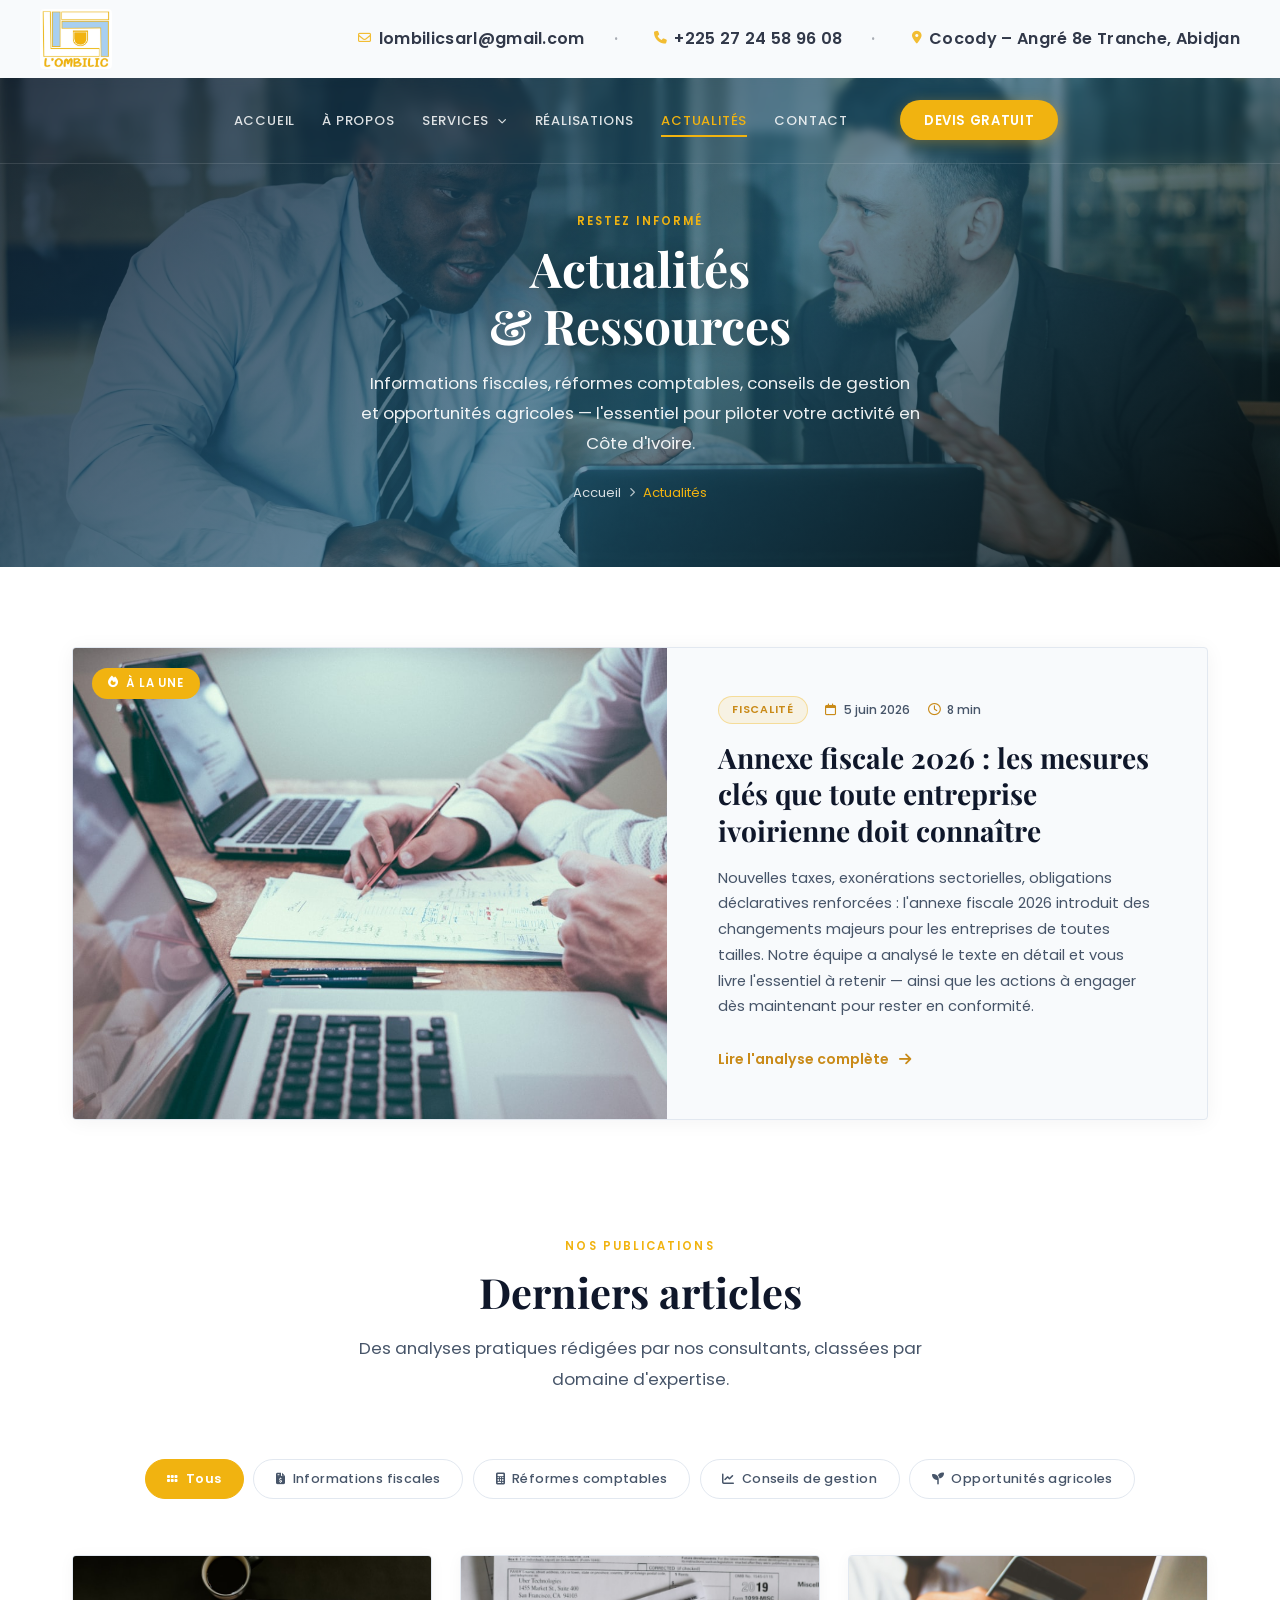
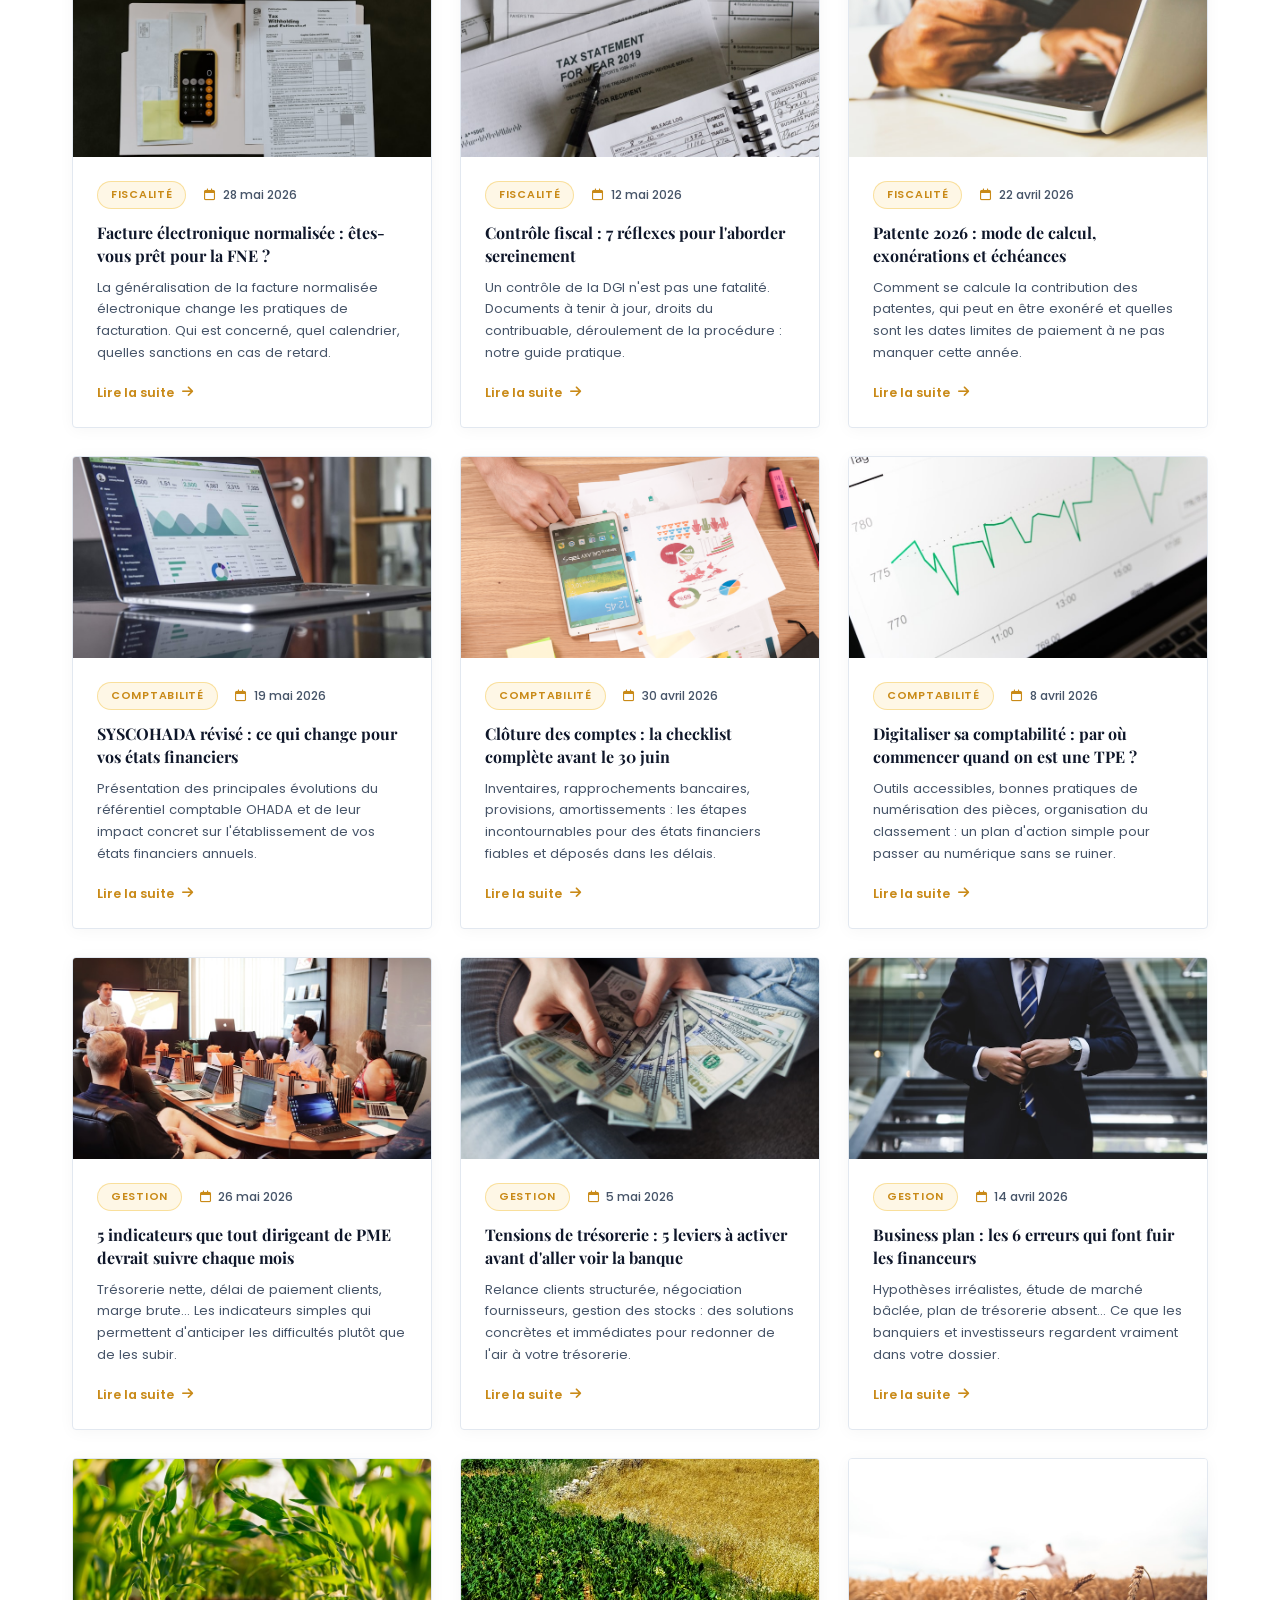
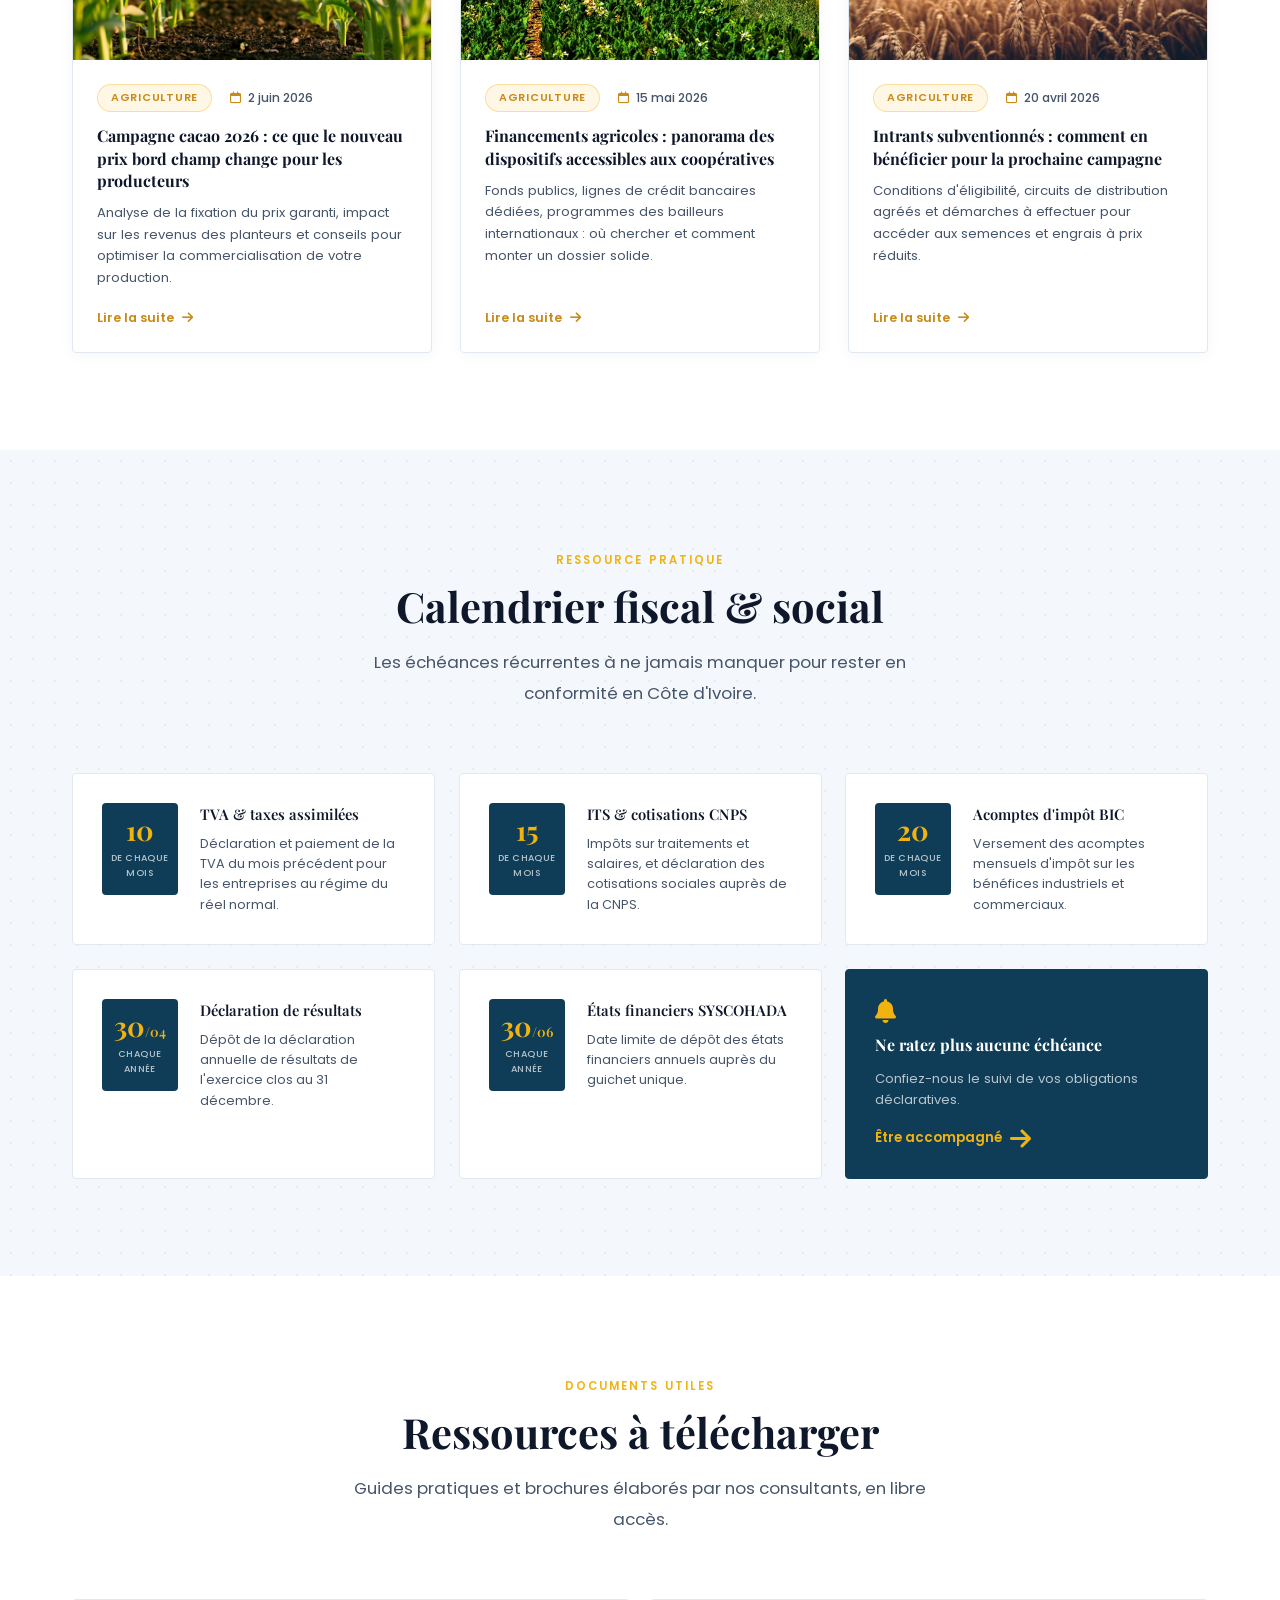
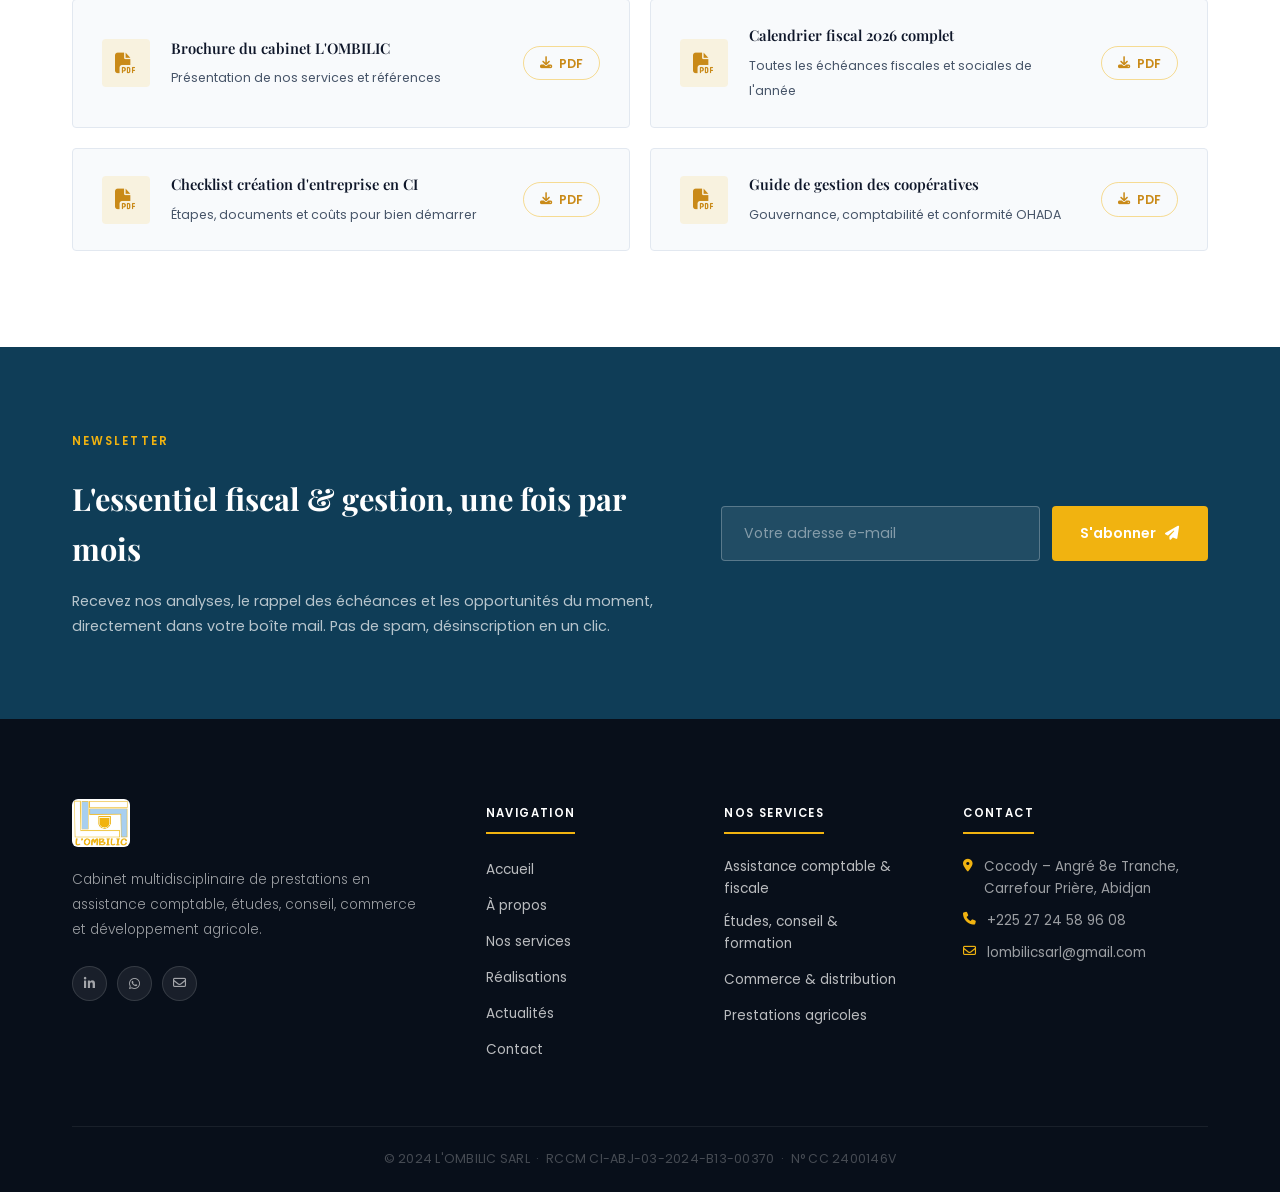
<file: actualites.html>
<!DOCTYPE html>
<html lang="fr">
<head>
  <meta charset="UTF-8">
  <meta name="viewport" content="width=device-width, initial-scale=1.0">
  <meta name="description" content="Actualités fiscales, réformes comptables, conseils de gestion et opportunités agricoles en Côte d'Ivoire — L'OMBILIC, cabinet multidisciplinaire à Abidjan.">
  <title>Actualités &amp; Ressources – L'OMBILIC</title>
  <link rel="shortcut icon" href="assets/images/hero2.jpg" type="image/x-icon">
  <link rel="preconnect" href="https://fonts.googleapis.com">
  <link rel="preconnect" href="https://fonts.gstatic.com" crossorigin>
  <link href="https://fonts.googleapis.com/css2?family=Playfair+Display:ital,wght@0,600;0,700;1,600&family=Poppins:wght@300;400;500;600&display=swap" rel="stylesheet">
  <link rel="stylesheet" href="https://cdnjs.cloudflare.com/ajax/libs/font-awesome/6.5.2/css/all.min.css">
  <link rel="stylesheet" href="assets/css/style.css">
</head>
<body>

  <!-- TOPBAR -->
  <div class="topbar">
    <div class="topbar-inner">
      <div class="topbar-logo">
        <a href="index.html" aria-label="Retour à l'accueil"><img src="/assets/images/Logo_1.jpeg" alt="Logo L'OMBILIC" width="72"></a>
      </div>
      <div class="topbar-contacts">
        <span><i class="fa-regular fa-envelope"></i> lombilicsarl@gmail.com</span>
        <span><i class="fa-solid fa-phone"></i> +225 27 24 58 96 08</span>
        <span><i class="fa-solid fa-location-dot"></i> Cocody – Angré 8e Tranche, Abidjan</span>
      </div>
    </div>
  </div>

  <!-- PAGE BANNER -->
  <section class="page-banner">
    <div class="page-banner-bg"></div>
    <div class="hero-overlay"></div>

    <nav class="hero-nav" id="hero-nav">
      <button class="nav-hamburger" aria-label="Ouvrir le menu" onclick="document.getElementById('hero-nav').classList.toggle('open')">
        <i class="fa-solid fa-bars"></i>
      </button>
      <ul class="nav-links">
        <li><a href="index.html">Accueil</a></li>
        <li><a href="a-propos.html">À propos</a></li>
        <li class="has-dropdown">
          <a href="index.html#services" class="dropdown-toggle">Services <i class="fa-solid fa-chevron-down"></i></a>
          <ul class="nav-dropdown">
            <li><a href="services-comptable.html"><i class="fa-solid fa-calculator"></i> Assistance comptable &amp; fiscale</a></li>
            <li><a href="services-etudes.html"><i class="fa-solid fa-lightbulb"></i> Études, conseil &amp; formation</a></li>
            <li><a href="services-commerce.html"><i class="fa-solid fa-cart-shopping"></i> Commerce &amp; distribution</a></li>
            <li><a href="services-agricole.html"><i class="fa-solid fa-seedling"></i> Prestations agricoles</a></li>
          </ul>
        </li>
        <li><a href="realisations.html">Réalisations</a></li>
        <li><a href="actualites.html" class="nav-active">Actualités</a></li>
        <li><a href="contact.html">Contact</a></li>
      </ul>
      <a href="devis.html" class="nav-cta">Devis gratuit</a>
    </nav>

    <div class="page-banner-inner">
      <div class="container">
        <span class="section-label">Restez informé</span>
        <h1>Actualités<br>&amp; Ressources</h1>
        <p>Informations fiscales, réformes comptables, conseils de gestion et opportunités agricoles — l'essentiel pour piloter votre activité en Côte d'Ivoire.</p>
        <nav class="breadcrumb" aria-label="Fil d'Ariane">
          <a href="index.html">Accueil</a>
          <i class="fa-solid fa-chevron-right"></i>
          <span>Actualités</span>
        </nav>
      </div>
    </div>
  </section>

  <!-- À LA UNE -->
  <section class="actu-featured">
    <div class="container">
      <article class="featured-card">
        <div class="featured-img">
          <img src="assets/images/actualites/actu-une.jpg" alt="Annexe fiscale 2026 Côte d'Ivoire" loading="lazy">
          <span class="featured-badge"><i class="fa-solid fa-fire"></i> À la une</span>
        </div>
        <div class="featured-body">
          <div class="actu-meta">
            <span class="actu-cat">Fiscalité</span>
            <span class="actu-date"><i class="fa-regular fa-calendar"></i> 5 juin 2026</span>
            <span class="actu-read"><i class="fa-regular fa-clock"></i> 8 min</span>
          </div>
          <h2>Annexe fiscale 2026 : les mesures clés que toute entreprise ivoirienne doit connaître</h2>
          <p>Nouvelles taxes, exonérations sectorielles, obligations déclaratives renforcées : l'annexe fiscale 2026 introduit des changements majeurs pour les entreprises de toutes tailles. Notre équipe a analysé le texte en détail et vous livre l'essentiel à retenir — ainsi que les actions à engager dès maintenant pour rester en conformité.</p>
          <a href="#" class="featured-link">Lire l'analyse complète <i class="fa-solid fa-arrow-right"></i></a>
        </div>
      </article>
    </div>
  </section>

  <!-- ARTICLES -->
  <section class="actu-articles" id="articles">
    <div class="container">

      <div class="section-header">
        <span class="section-label">Nos publications</span>
        <h2>Derniers articles</h2>
        <p class="section-sub">Des analyses pratiques rédigées par nos consultants, classées par domaine d'expertise.</p>
      </div>

      <div class="portfolio-filters" role="tablist">
        <button class="filter-btn active" data-filter="all">
          <i class="fa-solid fa-grip"></i> Tous
        </button>
        <button class="filter-btn" data-filter="fiscal">
          <i class="fa-solid fa-file-invoice-dollar"></i> Informations fiscales
        </button>
        <button class="filter-btn" data-filter="compta">
          <i class="fa-solid fa-calculator"></i> Réformes comptables
        </button>
        <button class="filter-btn" data-filter="gestion">
          <i class="fa-solid fa-chart-line"></i> Conseils de gestion
        </button>
        <button class="filter-btn" data-filter="agri">
          <i class="fa-solid fa-seedling"></i> Opportunités agricoles
        </button>
      </div>

      <div class="actu-grid" id="actu-grid">

        <!-- ── FISCALITÉ ── -->
        <article class="actu-card" data-category="fiscal">
          <div class="actu-card-img">
            <img src="assets/images/actualites/actu-fiscal-1.jpg" alt="Facturation électronique normalisée" loading="lazy">
          </div>
          <div class="actu-card-body">
            <div class="actu-meta">
              <span class="actu-cat">Fiscalité</span>
              <span class="actu-date"><i class="fa-regular fa-calendar"></i> 28 mai 2026</span>
            </div>
            <h4>Facture électronique normalisée : êtes-vous prêt pour la FNE ?</h4>
            <p>La généralisation de la facture normalisée électronique change les pratiques de facturation. Qui est concerné, quel calendrier, quelles sanctions en cas de retard.</p>
            <a href="#" class="actu-card-link">Lire la suite <i class="fa-solid fa-arrow-right"></i></a>
          </div>
        </article>

        <article class="actu-card" data-category="fiscal">
          <div class="actu-card-img">
            <img src="assets/images/actualites/actu-fiscal-2.jpg" alt="Contrôle fiscal préparation" loading="lazy">
          </div>
          <div class="actu-card-body">
            <div class="actu-meta">
              <span class="actu-cat">Fiscalité</span>
              <span class="actu-date"><i class="fa-regular fa-calendar"></i> 12 mai 2026</span>
            </div>
            <h4>Contrôle fiscal : 7 réflexes pour l'aborder sereinement</h4>
            <p>Un contrôle de la DGI n'est pas une fatalité. Documents à tenir à jour, droits du contribuable, déroulement de la procédure : notre guide pratique.</p>
            <a href="#" class="actu-card-link">Lire la suite <i class="fa-solid fa-arrow-right"></i></a>
          </div>
        </article>

        <article class="actu-card" data-category="fiscal">
          <div class="actu-card-img">
            <img src="assets/images/actualites/actu-fiscal-3.jpg" alt="Patente et taxes locales" loading="lazy">
          </div>
          <div class="actu-card-body">
            <div class="actu-meta">
              <span class="actu-cat">Fiscalité</span>
              <span class="actu-date"><i class="fa-regular fa-calendar"></i> 22 avril 2026</span>
            </div>
            <h4>Patente 2026 : mode de calcul, exonérations et échéances</h4>
            <p>Comment se calcule la contribution des patentes, qui peut en être exonéré et quelles sont les dates limites de paiement à ne pas manquer cette année.</p>
            <a href="#" class="actu-card-link">Lire la suite <i class="fa-solid fa-arrow-right"></i></a>
          </div>
        </article>

        <!-- ── COMPTABILITÉ ── -->
        <article class="actu-card" data-category="compta">
          <div class="actu-card-img">
            <img src="assets/images/actualites/actu-compta-1.jpg" alt="SYSCOHADA révisé" loading="lazy">
          </div>
          <div class="actu-card-body">
            <div class="actu-meta">
              <span class="actu-cat">Comptabilité</span>
              <span class="actu-date"><i class="fa-regular fa-calendar"></i> 19 mai 2026</span>
            </div>
            <h4>SYSCOHADA révisé : ce qui change pour vos états financiers</h4>
            <p>Présentation des principales évolutions du référentiel comptable OHADA et de leur impact concret sur l'établissement de vos états financiers annuels.</p>
            <a href="#" class="actu-card-link">Lire la suite <i class="fa-solid fa-arrow-right"></i></a>
          </div>
        </article>

        <article class="actu-card" data-category="compta">
          <div class="actu-card-img">
            <img src="assets/images/actualites/actu-compta-2.jpg" alt="Clôture des comptes annuels" loading="lazy">
          </div>
          <div class="actu-card-body">
            <div class="actu-meta">
              <span class="actu-cat">Comptabilité</span>
              <span class="actu-date"><i class="fa-regular fa-calendar"></i> 30 avril 2026</span>
            </div>
            <h4>Clôture des comptes : la checklist complète avant le 30 juin</h4>
            <p>Inventaires, rapprochements bancaires, provisions, amortissements : les étapes incontournables pour des états financiers fiables et déposés dans les délais.</p>
            <a href="#" class="actu-card-link">Lire la suite <i class="fa-solid fa-arrow-right"></i></a>
          </div>
        </article>

        <article class="actu-card" data-category="compta">
          <div class="actu-card-img">
            <img src="assets/images/actualites/actu-compta-3.jpg" alt="Digitalisation comptable" loading="lazy">
          </div>
          <div class="actu-card-body">
            <div class="actu-meta">
              <span class="actu-cat">Comptabilité</span>
              <span class="actu-date"><i class="fa-regular fa-calendar"></i> 8 avril 2026</span>
            </div>
            <h4>Digitaliser sa comptabilité : par où commencer quand on est une TPE ?</h4>
            <p>Outils accessibles, bonnes pratiques de numérisation des pièces, organisation du classement : un plan d'action simple pour passer au numérique sans se ruiner.</p>
            <a href="#" class="actu-card-link">Lire la suite <i class="fa-solid fa-arrow-right"></i></a>
          </div>
        </article>

        <!-- ── GESTION ── -->
        <article class="actu-card" data-category="gestion">
          <div class="actu-card-img">
            <img src="assets/images/actualites/actu-gestion-1.jpg" alt="Tableaux de bord de gestion" loading="lazy">
          </div>
          <div class="actu-card-body">
            <div class="actu-meta">
              <span class="actu-cat">Gestion</span>
              <span class="actu-date"><i class="fa-regular fa-calendar"></i> 26 mai 2026</span>
            </div>
            <h4>5 indicateurs que tout dirigeant de PME devrait suivre chaque mois</h4>
            <p>Trésorerie nette, délai de paiement clients, marge brute… Les indicateurs simples qui permettent d'anticiper les difficultés plutôt que de les subir.</p>
            <a href="#" class="actu-card-link">Lire la suite <i class="fa-solid fa-arrow-right"></i></a>
          </div>
        </article>

        <article class="actu-card" data-category="gestion">
          <div class="actu-card-img">
            <img src="assets/images/actualites/actu-gestion-2.jpg" alt="Gestion de trésorerie" loading="lazy">
          </div>
          <div class="actu-card-body">
            <div class="actu-meta">
              <span class="actu-cat">Gestion</span>
              <span class="actu-date"><i class="fa-regular fa-calendar"></i> 5 mai 2026</span>
            </div>
            <h4>Tensions de trésorerie : 5 leviers à activer avant d'aller voir la banque</h4>
            <p>Relance clients structurée, négociation fournisseurs, gestion des stocks : des solutions concrètes et immédiates pour redonner de l'air à votre trésorerie.</p>
            <a href="#" class="actu-card-link">Lire la suite <i class="fa-solid fa-arrow-right"></i></a>
          </div>
        </article>

        <article class="actu-card" data-category="gestion">
          <div class="actu-card-img">
            <img src="assets/images/actualites/actu-gestion-3.jpg" alt="Business plan financement" loading="lazy">
          </div>
          <div class="actu-card-body">
            <div class="actu-meta">
              <span class="actu-cat">Gestion</span>
              <span class="actu-date"><i class="fa-regular fa-calendar"></i> 14 avril 2026</span>
            </div>
            <h4>Business plan : les 6 erreurs qui font fuir les financeurs</h4>
            <p>Hypothèses irréalistes, étude de marché bâclée, plan de trésorerie absent… Ce que les banquiers et investisseurs regardent vraiment dans votre dossier.</p>
            <a href="#" class="actu-card-link">Lire la suite <i class="fa-solid fa-arrow-right"></i></a>
          </div>
        </article>

        <!-- ── AGRICULTURE ── -->
        <article class="actu-card" data-category="agri">
          <div class="actu-card-img">
            <img src="assets/images/actualites/actu-agri-1.jpg" alt="Campagne cacao" loading="lazy">
          </div>
          <div class="actu-card-body">
            <div class="actu-meta">
              <span class="actu-cat">Agriculture</span>
              <span class="actu-date"><i class="fa-regular fa-calendar"></i> 2 juin 2026</span>
            </div>
            <h4>Campagne cacao 2026 : ce que le nouveau prix bord champ change pour les producteurs</h4>
            <p>Analyse de la fixation du prix garanti, impact sur les revenus des planteurs et conseils pour optimiser la commercialisation de votre production.</p>
            <a href="#" class="actu-card-link">Lire la suite <i class="fa-solid fa-arrow-right"></i></a>
          </div>
        </article>

        <article class="actu-card" data-category="agri">
          <div class="actu-card-img">
            <img src="assets/images/actualites/actu-agri-2.jpg" alt="Financement coopératives agricoles" loading="lazy">
          </div>
          <div class="actu-card-body">
            <div class="actu-meta">
              <span class="actu-cat">Agriculture</span>
              <span class="actu-date"><i class="fa-regular fa-calendar"></i> 15 mai 2026</span>
            </div>
            <h4>Financements agricoles : panorama des dispositifs accessibles aux coopératives</h4>
            <p>Fonds publics, lignes de crédit bancaires dédiées, programmes des bailleurs internationaux : où chercher et comment monter un dossier solide.</p>
            <a href="#" class="actu-card-link">Lire la suite <i class="fa-solid fa-arrow-right"></i></a>
          </div>
        </article>

        <article class="actu-card" data-category="agri">
          <div class="actu-card-img">
            <img src="assets/images/actualites/actu-agri-3.jpg" alt="Intrants agricoles subventions" loading="lazy">
          </div>
          <div class="actu-card-body">
            <div class="actu-meta">
              <span class="actu-cat">Agriculture</span>
              <span class="actu-date"><i class="fa-regular fa-calendar"></i> 20 avril 2026</span>
            </div>
            <h4>Intrants subventionnés : comment en bénéficier pour la prochaine campagne</h4>
            <p>Conditions d'éligibilité, circuits de distribution agréés et démarches à effectuer pour accéder aux semences et engrais à prix réduits.</p>
            <a href="#" class="actu-card-link">Lire la suite <i class="fa-solid fa-arrow-right"></i></a>
          </div>
        </article>

      </div><!-- .actu-grid -->

      <div class="portfolio-empty" id="actu-empty" style="display:none;">
        <i class="fa-solid fa-newspaper"></i>
        <p>Aucun article dans cette catégorie pour l'instant.</p>
      </div>

    </div>
  </section>

  <!-- CALENDRIER FISCAL -->
  <section class="fiscal-cal">
    <div class="container">

      <div class="section-header">
        <span class="section-label">Ressource pratique</span>
        <h2>Calendrier fiscal &amp; social</h2>
        <p class="section-sub">Les échéances récurrentes à ne jamais manquer pour rester en conformité en Côte d'Ivoire.</p>
      </div>

      <div class="fiscal-cal-grid">

        <div class="fiscal-cal-card">
          <div class="fiscal-cal-day">
            <span class="fiscal-cal-num">10</span>
            <span class="fiscal-cal-freq">de chaque mois</span>
          </div>
          <div class="fiscal-cal-info">
            <h4>TVA &amp; taxes assimilées</h4>
            <p>Déclaration et paiement de la TVA du mois précédent pour les entreprises au régime du réel normal.</p>
          </div>
        </div>

        <div class="fiscal-cal-card">
          <div class="fiscal-cal-day">
            <span class="fiscal-cal-num">15</span>
            <span class="fiscal-cal-freq">de chaque mois</span>
          </div>
          <div class="fiscal-cal-info">
            <h4>ITS &amp; cotisations CNPS</h4>
            <p>Impôts sur traitements et salaires, et déclaration des cotisations sociales auprès de la CNPS.</p>
          </div>
        </div>

        <div class="fiscal-cal-card">
          <div class="fiscal-cal-day">
            <span class="fiscal-cal-num">20</span>
            <span class="fiscal-cal-freq">de chaque mois</span>
          </div>
          <div class="fiscal-cal-info">
            <h4>Acomptes d'impôt BIC</h4>
            <p>Versement des acomptes mensuels d'impôt sur les bénéfices industriels et commerciaux.</p>
          </div>
        </div>

        <div class="fiscal-cal-card">
          <div class="fiscal-cal-day">
            <span class="fiscal-cal-num">30<small>/04</small></span>
            <span class="fiscal-cal-freq">chaque année</span>
          </div>
          <div class="fiscal-cal-info">
            <h4>Déclaration de résultats</h4>
            <p>Dépôt de la déclaration annuelle de résultats de l'exercice clos au 31 décembre.</p>
          </div>
        </div>

        <div class="fiscal-cal-card">
          <div class="fiscal-cal-day">
            <span class="fiscal-cal-num">30<small>/06</small></span>
            <span class="fiscal-cal-freq">chaque année</span>
          </div>
          <div class="fiscal-cal-info">
            <h4>États financiers SYSCOHADA</h4>
            <p>Date limite de dépôt des états financiers annuels auprès du guichet unique.</p>
          </div>
        </div>

        <div class="fiscal-cal-card fiscal-cal-card--cta">
          <i class="fa-solid fa-bell"></i>
          <h4>Ne ratez plus aucune échéance</h4>
          <p>Confiez-nous le suivi de vos obligations déclaratives.</p>
          <a href="contact.html">Être accompagné <i class="fa-solid fa-arrow-right"></i></a>
        </div>

      </div>

    </div>
  </section>

  <!-- RESSOURCES TÉLÉCHARGEABLES -->
  <section class="resources">
    <div class="container">

      <div class="section-header">
        <span class="section-label">Documents utiles</span>
        <h2>Ressources à télécharger</h2>
        <p class="section-sub">Guides pratiques et brochures élaborés par nos consultants, en libre accès.</p>
      </div>

      <div class="resources-grid">

        <a href="#" class="resource-card">
          <div class="resource-icon"><i class="fa-solid fa-file-pdf"></i></div>
          <div class="resource-info">
            <h4>Brochure du cabinet L'OMBILIC</h4>
            <span>Présentation de nos services et références</span>
          </div>
          <span class="resource-dl"><i class="fa-solid fa-download"></i> PDF</span>
        </a>

        <a href="#" class="resource-card">
          <div class="resource-icon"><i class="fa-solid fa-file-pdf"></i></div>
          <div class="resource-info">
            <h4>Calendrier fiscal 2026 complet</h4>
            <span>Toutes les échéances fiscales et sociales de l'année</span>
          </div>
          <span class="resource-dl"><i class="fa-solid fa-download"></i> PDF</span>
        </a>

        <a href="#" class="resource-card">
          <div class="resource-icon"><i class="fa-solid fa-file-pdf"></i></div>
          <div class="resource-info">
            <h4>Checklist création d'entreprise en CI</h4>
            <span>Étapes, documents et coûts pour bien démarrer</span>
          </div>
          <span class="resource-dl"><i class="fa-solid fa-download"></i> PDF</span>
        </a>

        <a href="#" class="resource-card">
          <div class="resource-icon"><i class="fa-solid fa-file-pdf"></i></div>
          <div class="resource-info">
            <h4>Guide de gestion des coopératives</h4>
            <span>Gouvernance, comptabilité et conformité OHADA</span>
          </div>
          <span class="resource-dl"><i class="fa-solid fa-download"></i> PDF</span>
        </a>

      </div>

    </div>
  </section>

  <!-- NEWSLETTER -->
  <section class="newsletter">
    <div class="container">
      <div class="newsletter-inner">
        <div class="newsletter-text">
          <span class="section-label">Newsletter</span>
          <h2>L'essentiel fiscal &amp; gestion, une fois par mois</h2>
          <p>Recevez nos analyses, le rappel des échéances et les opportunités du moment, directement dans votre boîte mail. Pas de spam, désinscription en un clic.</p>
        </div>
        <form class="newsletter-form" onsubmit="event.preventDefault(); this.querySelector('.newsletter-success').style.display='flex'; this.querySelector('.newsletter-fields').style.display='none';">
          <div class="newsletter-fields">
            <input type="email" placeholder="Votre adresse e-mail" required aria-label="Adresse e-mail">
            <button type="submit">S'abonner <i class="fa-solid fa-paper-plane"></i></button>
          </div>
          <div class="newsletter-success" style="display:none;">
            <i class="fa-solid fa-circle-check"></i> Merci ! Votre inscription est bien prise en compte.
          </div>
        </form>
      </div>
    </div>
  </section>

  <!-- FOOTER -->
  <footer class="site-footer">
    <div class="container">
      <div class="footer-grid">
        <div class="footer-brand">
          <a href="index.html" aria-label="Retour à l'accueil"><img src="/assets/images/Logo_1.jpeg" alt="L'OMBILIC" width="58"></a>
          <p>Cabinet multidisciplinaire de prestations en assistance comptable, études, conseil, commerce et développement agricole.</p>
          <div class="footer-social">
            <a href="#" aria-label="LinkedIn"><i class="fa-brands fa-linkedin-in"></i></a>
            <a href="#" aria-label="WhatsApp"><i class="fa-brands fa-whatsapp"></i></a>
            <a href="mailto:lombilicsarl@gmail.com" aria-label="Email"><i class="fa-regular fa-envelope"></i></a>
          </div>
        </div>
        <div class="footer-col">
          <h4>Navigation</h4>
          <ul>
            <li><a href="index.html">Accueil</a></li>
            <li><a href="a-propos.html">À propos</a></li>
            <li><a href="index.html#services">Nos services</a></li>
            <li><a href="realisations.html">Réalisations</a></li>
            <li><a href="actualites.html">Actualités</a></li>
            <li><a href="contact.html">Contact</a></li>
          </ul>
        </div>
        <div class="footer-col">
          <h4>Nos services</h4>
          <ul>
            <li><a href="services-comptable.html">Assistance comptable &amp; fiscale</a></li>
            <li><a href="services-etudes.html">Études, conseil &amp; formation</a></li>
            <li><a href="services-commerce.html">Commerce &amp; distribution</a></li>
            <li><a href="services-agricole.html">Prestations agricoles</a></li>
          </ul>
        </div>
        <div class="footer-col">
          <h4>Contact</h4>
          <ul class="footer-contact">
            <li><i class="fa-solid fa-location-dot"></i> Cocody – Angré 8e Tranche,<br>Carrefour Prière, Abidjan</li>
            <li><i class="fa-solid fa-phone"></i> +225 27 24 58 96 08</li>
            <li><i class="fa-regular fa-envelope"></i> lombilicsarl@gmail.com</li>
          </ul>
        </div>
      </div>
      <div class="footer-bottom">
        <p>© 2024 L'OMBILIC SARL &nbsp;·&nbsp; RCCM CI-ABJ-03-2024-B13-00370 &nbsp;·&nbsp; N° CC 2400146V</p>
      </div>
    </div>
  </footer>

  <script>
    /* ── Filtre des articles ── */
    const filterBtns = document.querySelectorAll('.filter-btn');
    const cards      = document.querySelectorAll('.actu-card');
    const emptyMsg   = document.getElementById('actu-empty');

    filterBtns.forEach(btn => {
      btn.addEventListener('click', () => {
        filterBtns.forEach(b => b.classList.remove('active'));
        btn.classList.add('active');
        const filter = btn.dataset.filter;
        let visible = 0;
        cards.forEach(card => {
          const match = filter === 'all' || card.dataset.category === filter;
          card.style.display = match ? '' : 'none';
          if (match) visible++;
        });
        emptyMsg.style.display = visible === 0 ? 'flex' : 'none';
      });
    });
  </script>

  <script src="assets/js/reveal.js" defer></script>
</body>
</html>
</file>
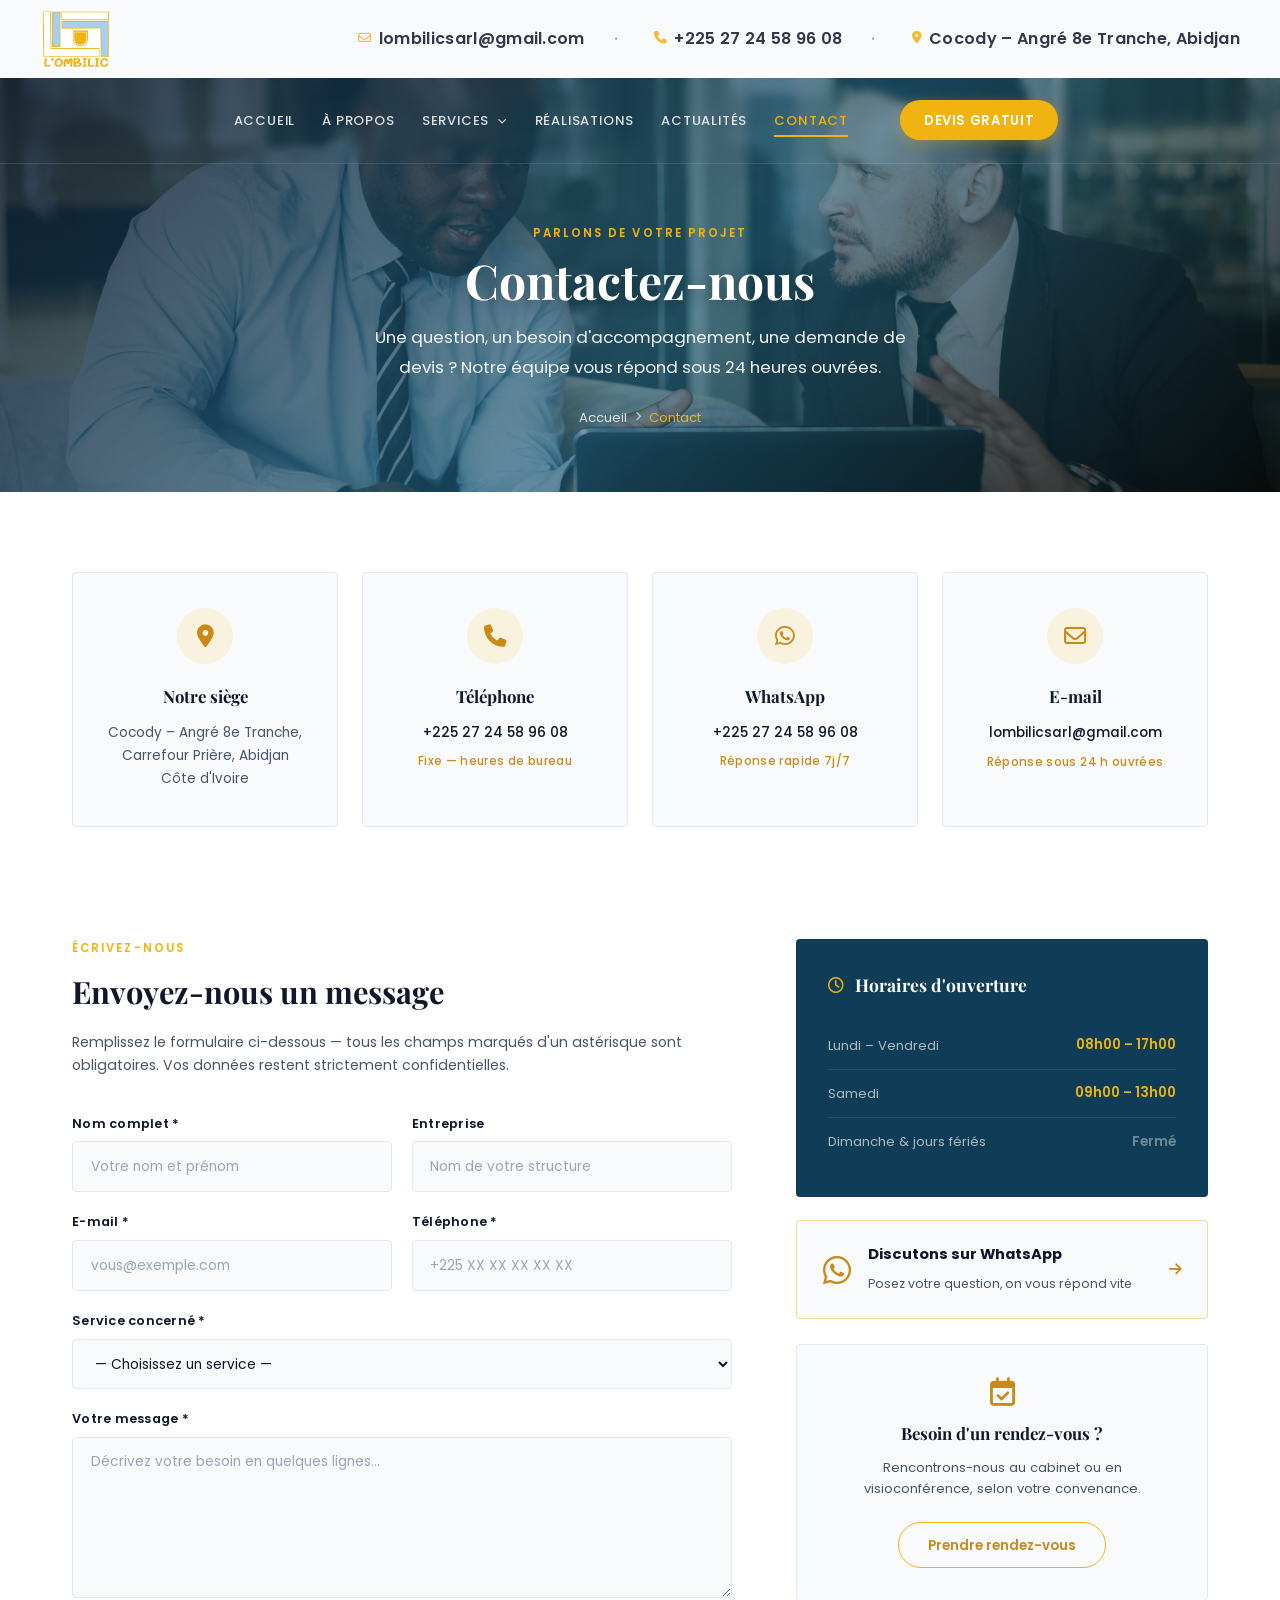
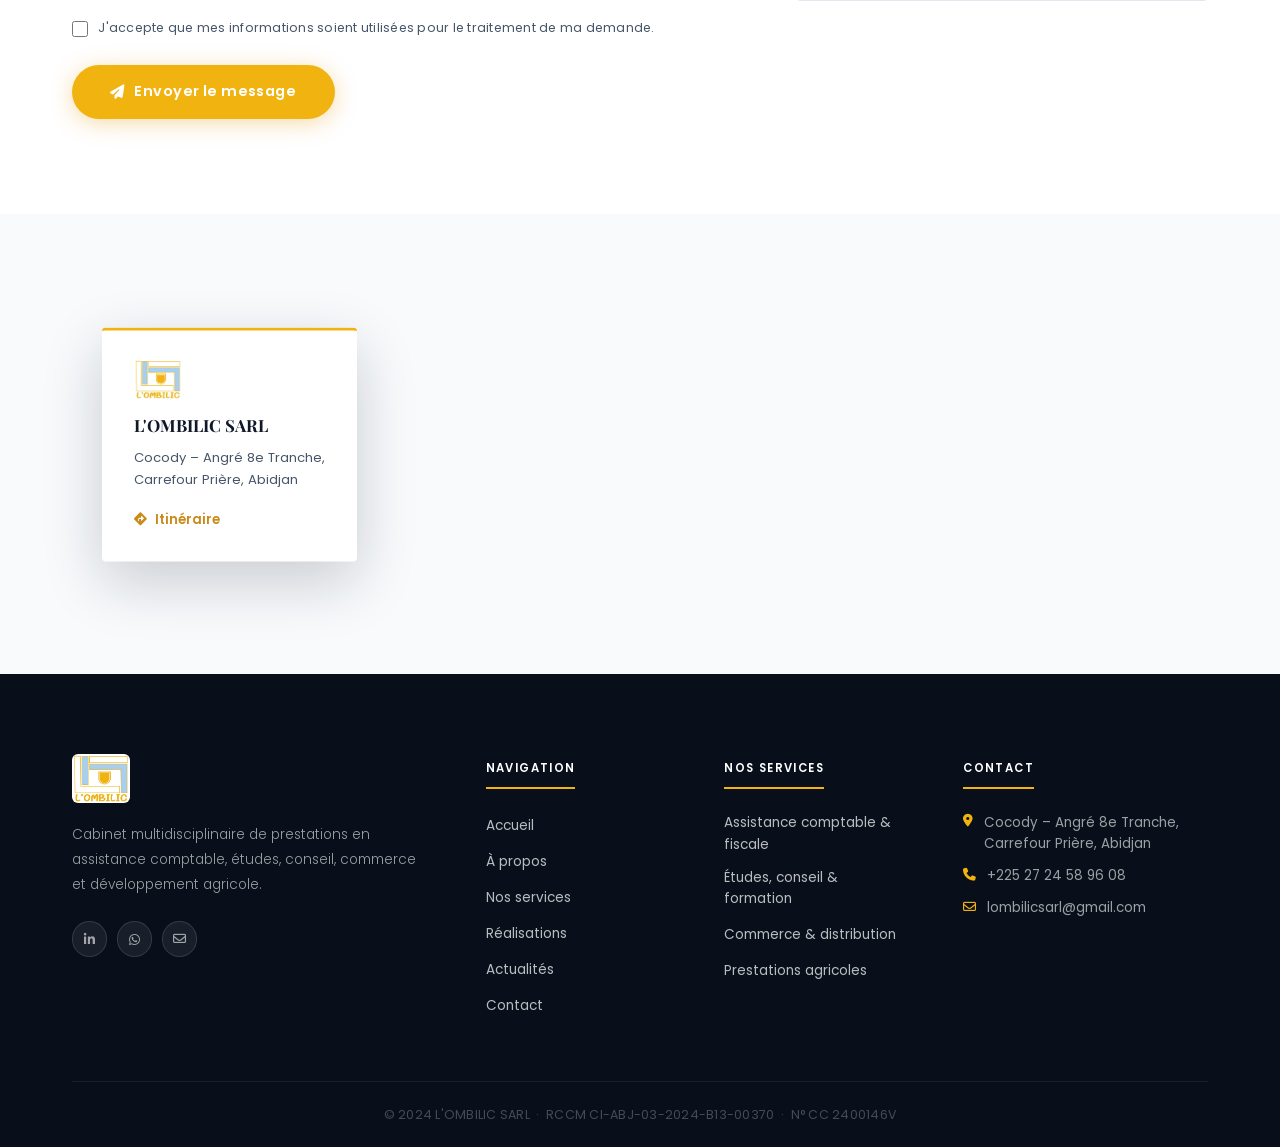
<file: contact.html>
<!DOCTYPE html>
<html lang="fr">
<head>
  <meta charset="UTF-8">
  <meta name="viewport" content="width=device-width, initial-scale=1.0">
  <meta name="description" content="Contactez L'OMBILIC SARL à Abidjan — Cocody Angré 8e Tranche. Téléphone, WhatsApp, e-mail, formulaire de contact et plan d'accès.">
  <title>Contact – L'OMBILIC</title>
  <link rel="shortcut icon" href="assets/images/hero2.jpg" type="image/x-icon">
  <link rel="preconnect" href="https://fonts.googleapis.com">
  <link rel="preconnect" href="https://fonts.gstatic.com" crossorigin>
  <link href="https://fonts.googleapis.com/css2?family=Playfair+Display:ital,wght@0,600;0,700;1,600&family=Poppins:wght@300;400;500;600&display=swap" rel="stylesheet">
  <link rel="stylesheet" href="https://cdnjs.cloudflare.com/ajax/libs/font-awesome/6.5.2/css/all.min.css">
  <link rel="stylesheet" href="assets/css/style.css">
</head>
<body>

  <!-- TOPBAR -->
  <div class="topbar">
    <div class="topbar-inner">
      <div class="topbar-logo">
        <a href="index.html" aria-label="Retour à l'accueil"><img src="/assets/images/Logo_1.jpeg" alt="Logo L'OMBILIC" width="72"></a>
      </div>
      <div class="topbar-contacts">
        <span><i class="fa-regular fa-envelope"></i> lombilicsarl@gmail.com</span>
        <span><i class="fa-solid fa-phone"></i> +225 27 24 58 96 08</span>
        <span><i class="fa-solid fa-location-dot"></i> Cocody – Angré 8e Tranche, Abidjan</span>
      </div>
    </div>
  </div>

  <!-- PAGE BANNER -->
  <section class="page-banner">
    <div class="page-banner-bg"></div>
    <div class="hero-overlay"></div>

    <nav class="hero-nav" id="hero-nav">
      <button class="nav-hamburger" aria-label="Ouvrir le menu" onclick="document.getElementById('hero-nav').classList.toggle('open')">
        <i class="fa-solid fa-bars"></i>
      </button>
      <ul class="nav-links">
        <li><a href="index.html">Accueil</a></li>
        <li><a href="a-propos.html">À propos</a></li>
        <li class="has-dropdown">
          <a href="index.html#services" class="dropdown-toggle">Services <i class="fa-solid fa-chevron-down"></i></a>
          <ul class="nav-dropdown">
            <li><a href="services-comptable.html"><i class="fa-solid fa-calculator"></i> Assistance comptable &amp; fiscale</a></li>
            <li><a href="services-etudes.html"><i class="fa-solid fa-lightbulb"></i> Études, conseil &amp; formation</a></li>
            <li><a href="services-commerce.html"><i class="fa-solid fa-cart-shopping"></i> Commerce &amp; distribution</a></li>
            <li><a href="services-agricole.html"><i class="fa-solid fa-seedling"></i> Prestations agricoles</a></li>
          </ul>
        </li>
        <li><a href="realisations.html">Réalisations</a></li>
        <li><a href="actualites.html">Actualités</a></li>
        <li><a href="contact.html" class="nav-active">Contact</a></li>
      </ul>
      <a href="devis.html" class="nav-cta">Devis gratuit</a>
    </nav>

    <div class="page-banner-inner">
      <div class="container">
        <span class="section-label">Parlons de votre projet</span>
        <h1>Contactez-nous</h1>
        <p>Une question, un besoin d'accompagnement, une demande de devis ? Notre équipe vous répond sous 24 heures ouvrées.</p>
        <nav class="breadcrumb" aria-label="Fil d'Ariane">
          <a href="index.html">Accueil</a>
          <i class="fa-solid fa-chevron-right"></i>
          <span>Contact</span>
        </nav>
      </div>
    </div>
  </section>

  <!-- CARTES DE CONTACT -->
  <section class="contact-cards">
    <div class="container">
      <div class="contact-cards-grid">

        <div class="contact-card">
          <div class="contact-card-icon"><i class="fa-solid fa-location-dot"></i></div>
          <h4>Notre siège</h4>
          <p>Cocody – Angré 8e Tranche,<br>Carrefour Prière, Abidjan<br>Côte d'Ivoire</p>
        </div>

        <div class="contact-card">
          <div class="contact-card-icon"><i class="fa-solid fa-phone"></i></div>
          <h4>Téléphone</h4>
          <p><a href="tel:+2252724589608">+225 27 24 58 96 08</a></p>
          <span class="contact-card-note">Fixe — heures de bureau</span>
        </div>

        <div class="contact-card">
          <div class="contact-card-icon"><i class="fa-brands fa-whatsapp"></i></div>
          <h4>WhatsApp</h4>
          <p><a href="https://wa.me/2252724589608" target="_blank" rel="noopener">+225 27 24 58 96 08</a></p>
          <span class="contact-card-note">Réponse rapide 7j/7</span>
        </div>

        <div class="contact-card">
          <div class="contact-card-icon"><i class="fa-regular fa-envelope"></i></div>
          <h4>E-mail</h4>
          <p><a href="mailto:lombilicsarl@gmail.com">lombilicsarl@gmail.com</a></p>
          <span class="contact-card-note">Réponse sous 24 h ouvrées</span>
        </div>

      </div>
    </div>
  </section>

  <!-- FORMULAIRE + INFOS -->
  <section class="contact-main">
    <div class="container">
      <div class="contact-main-grid">

        <!-- Formulaire -->
        <div class="contact-form-wrap">
          <span class="section-label">Écrivez-nous</span>
          <h2>Envoyez-nous un message</h2>
          <p class="contact-form-sub">Remplissez le formulaire ci-dessous — tous les champs marqués d'un astérisque sont obligatoires. Vos données restent strictement confidentielles.</p>

          <form class="contact-form" id="contact-form">
            <div class="form-row">
              <div class="form-group">
                <label for="cf-nom">Nom complet *</label>
                <input type="text" id="cf-nom" name="nom" placeholder="Votre nom et prénom" required>
              </div>
              <div class="form-group">
                <label for="cf-entreprise">Entreprise</label>
                <input type="text" id="cf-entreprise" name="entreprise" placeholder="Nom de votre structure">
              </div>
            </div>

            <div class="form-row">
              <div class="form-group">
                <label for="cf-email">E-mail *</label>
                <input type="email" id="cf-email" name="email" placeholder="vous@exemple.com" required>
              </div>
              <div class="form-group">
                <label for="cf-tel">Téléphone *</label>
                <input type="tel" id="cf-tel" name="telephone" placeholder="+225 XX XX XX XX XX" required>
              </div>
            </div>

            <div class="form-group">
              <label for="cf-service">Service concerné *</label>
              <select id="cf-service" name="service" required>
                <option value="" disabled selected>— Choisissez un service —</option>
                <option value="comptable">Assistance comptable, fiscale &amp; sociale</option>
                <option value="etudes">Études, conseil &amp; formation</option>
                <option value="commerce">Commerce &amp; distribution</option>
                <option value="agricole">Prestations agricoles</option>
                <option value="autre">Autre demande</option>
              </select>
            </div>

            <div class="form-group">
              <label for="cf-message">Votre message *</label>
              <textarea id="cf-message" name="message" rows="6" placeholder="Décrivez votre besoin en quelques lignes..." required></textarea>
            </div>

            <div class="form-consent">
              <input type="checkbox" id="cf-consent" required>
              <label for="cf-consent">J'accepte que mes informations soient utilisées pour le traitement de ma demande.</label>
            </div>

            <button type="submit" class="form-submit">
              <i class="fa-solid fa-paper-plane"></i> Envoyer le message
            </button>

            <div class="form-success" id="form-success" style="display:none;">
              <i class="fa-solid fa-circle-check"></i>
              <div>
                <strong>Message envoyé !</strong>
                <span>Merci de nous avoir contactés. Notre équipe vous répondra sous 24 heures ouvrées.</span>
              </div>
            </div>
          </form>
        </div>

        <!-- Panneau infos -->
        <aside class="contact-aside">

          <div class="contact-hours">
            <h3><i class="fa-regular fa-clock"></i> Horaires d'ouverture</h3>
            <ul>
              <li><span>Lundi – Vendredi</span><strong>08h00 – 17h00</strong></li>
              <li><span>Samedi</span><strong>09h00 – 13h00</strong></li>
              <li><span>Dimanche &amp; jours fériés</span><strong class="closed">Fermé</strong></li>
            </ul>
          </div>

          <a href="https://wa.me/2252724589608?text=Bonjour%20L%27OMBILIC%2C%20je%20souhaite%20des%20informations%20sur%20vos%20services." target="_blank" rel="noopener" class="contact-wa-cta">
            <i class="fa-brands fa-whatsapp"></i>
            <div>
              <strong>Discutons sur WhatsApp</strong>
              <span>Posez votre question, on vous répond vite</span>
            </div>
            <i class="fa-solid fa-arrow-right wa-arrow"></i>
          </a>

          <div class="contact-rdv">
            <i class="fa-regular fa-calendar-check"></i>
            <h4>Besoin d'un rendez-vous ?</h4>
            <p>Rencontrons-nous au cabinet ou en visioconférence, selon votre convenance.</p>
            <a href="devis.html" class="contact-rdv-btn">Prendre rendez-vous</a>
          </div>

        </aside>

      </div>
    </div>
  </section>

  <!-- CARTE DE LOCALISATION -->
  <section class="contact-map">
    <div class="contact-map-frame">
      <iframe
        src="https://www.google.com/maps?q=Angr%C3%A9+8e+Tranche+Cocody+Abidjan&output=embed&z=15"
        width="100%" height="460" style="border:0;" allowfullscreen="" loading="lazy"
        referrerpolicy="no-referrer-when-downgrade"
        title="Localisation du cabinet L'OMBILIC – Cocody Angré 8e Tranche, Abidjan">
      </iframe>
      <div class="contact-map-card">
        <img src="/assets/images/Logo_1.jpeg" alt="L'OMBILIC" width="48">
        <h4>L'OMBILIC SARL</h4>
        <p>Cocody – Angré 8e Tranche,<br>Carrefour Prière, Abidjan</p>
        <a href="https://www.google.com/maps/search/?api=1&query=Angr%C3%A9+8e+Tranche+Cocody+Abidjan" target="_blank" rel="noopener">
          <i class="fa-solid fa-diamond-turn-right"></i> Itinéraire
        </a>
      </div>
    </div>
  </section>

  <!-- FOOTER -->
  <footer class="site-footer">
    <div class="container">
      <div class="footer-grid">
        <div class="footer-brand">
          <a href="index.html" aria-label="Retour à l'accueil"><img src="/assets/images/Logo_1.jpeg" alt="L'OMBILIC" width="58"></a>
          <p>Cabinet multidisciplinaire de prestations en assistance comptable, études, conseil, commerce et développement agricole.</p>
          <div class="footer-social">
            <a href="#" aria-label="LinkedIn"><i class="fa-brands fa-linkedin-in"></i></a>
            <a href="https://wa.me/2252724589608" target="_blank" rel="noopener" aria-label="WhatsApp"><i class="fa-brands fa-whatsapp"></i></a>
            <a href="mailto:lombilicsarl@gmail.com" aria-label="Email"><i class="fa-regular fa-envelope"></i></a>
          </div>
        </div>
        <div class="footer-col">
          <h4>Navigation</h4>
          <ul>
            <li><a href="index.html">Accueil</a></li>
            <li><a href="a-propos.html">À propos</a></li>
            <li><a href="index.html#services">Nos services</a></li>
            <li><a href="realisations.html">Réalisations</a></li>
            <li><a href="actualites.html">Actualités</a></li>
            <li><a href="contact.html">Contact</a></li>
          </ul>
        </div>
        <div class="footer-col">
          <h4>Nos services</h4>
          <ul>
            <li><a href="services-comptable.html">Assistance comptable &amp; fiscale</a></li>
            <li><a href="services-etudes.html">Études, conseil &amp; formation</a></li>
            <li><a href="services-commerce.html">Commerce &amp; distribution</a></li>
            <li><a href="services-agricole.html">Prestations agricoles</a></li>
          </ul>
        </div>
        <div class="footer-col">
          <h4>Contact</h4>
          <ul class="footer-contact">
            <li><i class="fa-solid fa-location-dot"></i> Cocody – Angré 8e Tranche,<br>Carrefour Prière, Abidjan</li>
            <li><i class="fa-solid fa-phone"></i> +225 27 24 58 96 08</li>
            <li><i class="fa-regular fa-envelope"></i> lombilicsarl@gmail.com</li>
          </ul>
        </div>
      </div>
      <div class="footer-bottom">
        <p>© 2024 L'OMBILIC SARL &nbsp;·&nbsp; RCCM CI-ABJ-03-2024-B13-00370 &nbsp;·&nbsp; N° CC 2400146V</p>
      </div>
    </div>
  </footer>

  <script>
    document.getElementById('contact-form').addEventListener('submit', function (e) {
      e.preventDefault();
      document.getElementById('form-success').style.display = 'flex';
      this.querySelector('.form-submit').disabled = true;
      this.reset();
    });
  </script>

  <script src="assets/js/reveal.js" defer></script>
</body>
</html>
</file>
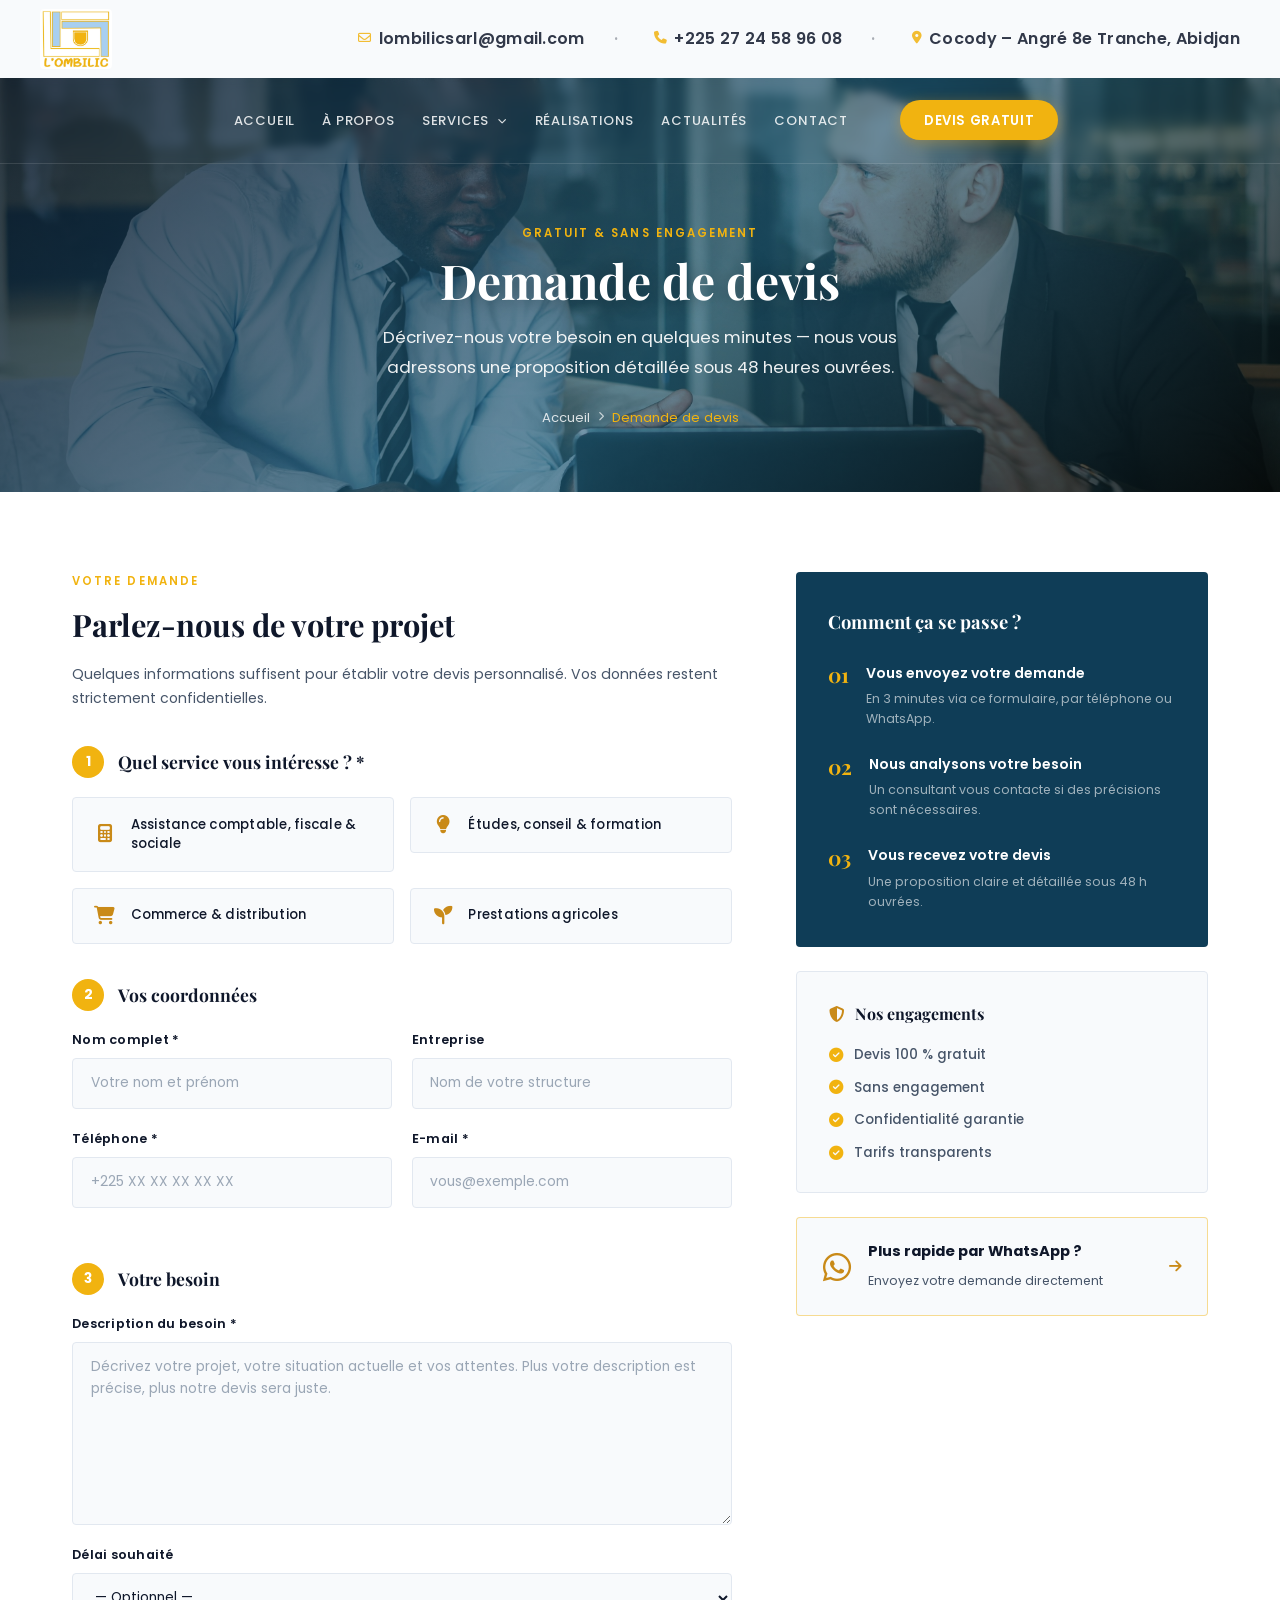
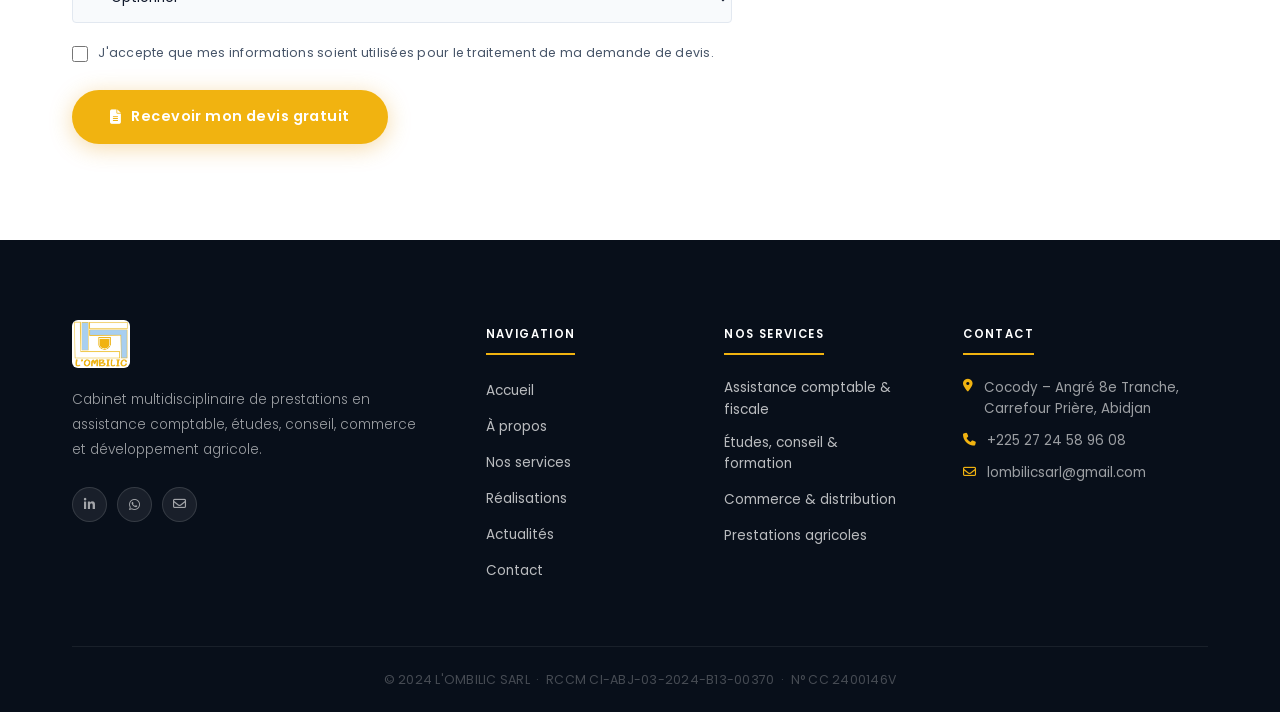
<file: devis.html>
<!DOCTYPE html>
<html lang="fr">
<head>
  <meta charset="UTF-8">
  <meta name="viewport" content="width=device-width, initial-scale=1.0">
  <meta name="description" content="Demandez un devis gratuit auprès de L'OMBILIC SARL — assistance comptable, études et conseil, commerce, prestations agricoles. Réponse sous 48 h.">
  <title>Demande de devis – L'OMBILIC</title>
  <link rel="shortcut icon" href="assets/images/hero2.jpg" type="image/x-icon">
  <link rel="preconnect" href="https://fonts.googleapis.com">
  <link rel="preconnect" href="https://fonts.gstatic.com" crossorigin>
  <link href="https://fonts.googleapis.com/css2?family=Playfair+Display:ital,wght@0,600;0,700;1,600&family=Poppins:wght@300;400;500;600&display=swap" rel="stylesheet">
  <link rel="stylesheet" href="https://cdnjs.cloudflare.com/ajax/libs/font-awesome/6.5.2/css/all.min.css">
  <link rel="stylesheet" href="assets/css/style.css">
</head>
<body>

  <!-- TOPBAR -->
  <div class="topbar">
    <div class="topbar-inner">
      <div class="topbar-logo">
        <a href="index.html" aria-label="Retour à l'accueil"><img src="/assets/images/Logo_1.jpeg" alt="Logo L'OMBILIC" width="72"></a>
      </div>
      <div class="topbar-contacts">
        <span><i class="fa-regular fa-envelope"></i> lombilicsarl@gmail.com</span>
        <span><i class="fa-solid fa-phone"></i> +225 27 24 58 96 08</span>
        <span><i class="fa-solid fa-location-dot"></i> Cocody – Angré 8e Tranche, Abidjan</span>
      </div>
    </div>
  </div>

  <!-- PAGE BANNER -->
  <section class="page-banner">
    <div class="page-banner-bg"></div>
    <div class="hero-overlay"></div>

    <nav class="hero-nav" id="hero-nav">
      <button class="nav-hamburger" aria-label="Ouvrir le menu" onclick="document.getElementById('hero-nav').classList.toggle('open')">
        <i class="fa-solid fa-bars"></i>
      </button>
      <ul class="nav-links">
        <li><a href="index.html">Accueil</a></li>
        <li><a href="a-propos.html">À propos</a></li>
        <li class="has-dropdown">
          <a href="index.html#services" class="dropdown-toggle">Services <i class="fa-solid fa-chevron-down"></i></a>
          <ul class="nav-dropdown">
            <li><a href="services-comptable.html"><i class="fa-solid fa-calculator"></i> Assistance comptable &amp; fiscale</a></li>
            <li><a href="services-etudes.html"><i class="fa-solid fa-lightbulb"></i> Études, conseil &amp; formation</a></li>
            <li><a href="services-commerce.html"><i class="fa-solid fa-cart-shopping"></i> Commerce &amp; distribution</a></li>
            <li><a href="services-agricole.html"><i class="fa-solid fa-seedling"></i> Prestations agricoles</a></li>
          </ul>
        </li>
        <li><a href="realisations.html">Réalisations</a></li>
        <li><a href="actualites.html">Actualités</a></li>
        <li><a href="contact.html">Contact</a></li>
      </ul>
      <a href="devis.html" class="nav-cta">Devis gratuit</a>
    </nav>

    <div class="page-banner-inner">
      <div class="container">
        <span class="section-label">Gratuit &amp; sans engagement</span>
        <h1>Demande de devis</h1>
        <p>Décrivez-nous votre besoin en quelques minutes — nous vous adressons une proposition détaillée sous 48 heures ouvrées.</p>
        <nav class="breadcrumb" aria-label="Fil d'Ariane">
          <a href="index.html">Accueil</a>
          <i class="fa-solid fa-chevron-right"></i>
          <span>Demande de devis</span>
        </nav>
      </div>
    </div>
  </section>

  <!-- FORMULAIRE DEVIS -->
  <section class="devis-main">
    <div class="container">
      <div class="devis-grid">

        <!-- Formulaire -->
        <div class="devis-form-wrap">
          <span class="section-label">Votre demande</span>
          <h2>Parlez-nous de votre projet</h2>
          <p class="contact-form-sub">Quelques informations suffisent pour établir votre devis personnalisé. Vos données restent strictement confidentielles.</p>

          <form class="contact-form" id="devis-form">

            <!-- Étape 1 : service -->
            <div class="devis-step-label">
              <span class="devis-step-num">1</span>
              <h3>Quel service vous intéresse ? *</h3>
            </div>

            <div class="devis-services">
              <label class="devis-service-option">
                <input type="radio" name="service" value="comptable" required>
                <div class="devis-service-card">
                  <i class="fa-solid fa-calculator"></i>
                  <span>Assistance comptable, fiscale &amp; sociale</span>
                </div>
              </label>
              <label class="devis-service-option">
                <input type="radio" name="service" value="etudes">
                <div class="devis-service-card">
                  <i class="fa-solid fa-lightbulb"></i>
                  <span>Études, conseil &amp; formation</span>
                </div>
              </label>
              <label class="devis-service-option">
                <input type="radio" name="service" value="commerce">
                <div class="devis-service-card">
                  <i class="fa-solid fa-cart-shopping"></i>
                  <span>Commerce &amp; distribution</span>
                </div>
              </label>
              <label class="devis-service-option">
                <input type="radio" name="service" value="agricole">
                <div class="devis-service-card">
                  <i class="fa-solid fa-seedling"></i>
                  <span>Prestations agricoles</span>
                </div>
              </label>
            </div>

            <!-- Étape 2 : coordonnées -->
            <div class="devis-step-label">
              <span class="devis-step-num">2</span>
              <h3>Vos coordonnées</h3>
            </div>

            <div class="form-row">
              <div class="form-group">
                <label for="dv-nom">Nom complet *</label>
                <input type="text" id="dv-nom" name="nom" placeholder="Votre nom et prénom" required>
              </div>
              <div class="form-group">
                <label for="dv-entreprise">Entreprise</label>
                <input type="text" id="dv-entreprise" name="entreprise" placeholder="Nom de votre structure">
              </div>
            </div>

            <div class="form-row">
              <div class="form-group">
                <label for="dv-tel">Téléphone *</label>
                <input type="tel" id="dv-tel" name="telephone" placeholder="+225 XX XX XX XX XX" required>
              </div>
              <div class="form-group">
                <label for="dv-email">E-mail *</label>
                <input type="email" id="dv-email" name="email" placeholder="vous@exemple.com" required>
              </div>
            </div>

            <!-- Étape 3 : besoin -->
            <div class="devis-step-label">
              <span class="devis-step-num">3</span>
              <h3>Votre besoin</h3>
            </div>

            <div class="form-group">
              <label for="dv-description">Description du besoin *</label>
              <textarea id="dv-description" name="description" rows="7" placeholder="Décrivez votre projet, votre situation actuelle et vos attentes. Plus votre description est précise, plus notre devis sera juste." required></textarea>
            </div>

            <div class="form-group">
              <label for="dv-delai">Délai souhaité</label>
              <select id="dv-delai" name="delai">
                <option value="" disabled selected>— Optionnel —</option>
                <option value="urgent">Urgent (moins de 2 semaines)</option>
                <option value="mois">Dans le mois</option>
                <option value="trimestre">Dans le trimestre</option>
                <option value="flexible">Flexible</option>
              </select>
            </div>

            <div class="form-consent">
              <input type="checkbox" id="dv-consent" required>
              <label for="dv-consent">J'accepte que mes informations soient utilisées pour le traitement de ma demande de devis.</label>
            </div>

            <button type="submit" class="form-submit">
              <i class="fa-solid fa-file-lines"></i> Recevoir mon devis gratuit
            </button>

            <div class="form-success" id="devis-success" style="display:none;">
              <i class="fa-solid fa-circle-check"></i>
              <div>
                <strong>Demande envoyée !</strong>
                <span>Merci pour votre confiance. Vous recevrez votre devis personnalisé sous 48 heures ouvrées.</span>
              </div>
            </div>
          </form>
        </div>

        <!-- Panneau latéral -->
        <aside class="devis-aside">

          <div class="devis-process">
            <h3>Comment ça se passe ?</h3>
            <ol>
              <li>
                <span class="devis-process-num">01</span>
                <div>
                  <strong>Vous envoyez votre demande</strong>
                  <p>En 3 minutes via ce formulaire, par téléphone ou WhatsApp.</p>
                </div>
              </li>
              <li>
                <span class="devis-process-num">02</span>
                <div>
                  <strong>Nous analysons votre besoin</strong>
                  <p>Un consultant vous contacte si des précisions sont nécessaires.</p>
                </div>
              </li>
              <li>
                <span class="devis-process-num">03</span>
                <div>
                  <strong>Vous recevez votre devis</strong>
                  <p>Une proposition claire et détaillée sous 48 h ouvrées.</p>
                </div>
              </li>
            </ol>
          </div>

          <div class="devis-engagements">
            <h4><i class="fa-solid fa-shield-halved"></i> Nos engagements</h4>
            <ul>
              <li><i class="fa-solid fa-circle-check"></i> Devis 100 % gratuit</li>
              <li><i class="fa-solid fa-circle-check"></i> Sans engagement</li>
              <li><i class="fa-solid fa-circle-check"></i> Confidentialité garantie</li>
              <li><i class="fa-solid fa-circle-check"></i> Tarifs transparents</li>
            </ul>
          </div>

          <a href="https://wa.me/2252724589608?text=Bonjour%20L%27OMBILIC%2C%20je%20souhaite%20un%20devis%20pour%20vos%20services." target="_blank" rel="noopener" class="contact-wa-cta">
            <i class="fa-brands fa-whatsapp"></i>
            <div>
              <strong>Plus rapide par WhatsApp ?</strong>
              <span>Envoyez votre demande directement</span>
            </div>
            <i class="fa-solid fa-arrow-right wa-arrow"></i>
          </a>

        </aside>

      </div>
    </div>
  </section>

  <!-- FOOTER -->
  <footer class="site-footer">
    <div class="container">
      <div class="footer-grid">
        <div class="footer-brand">
          <a href="index.html" aria-label="Retour à l'accueil"><img src="/assets/images/Logo_1.jpeg" alt="L'OMBILIC" width="58"></a>
          <p>Cabinet multidisciplinaire de prestations en assistance comptable, études, conseil, commerce et développement agricole.</p>
          <div class="footer-social">
            <a href="#" aria-label="LinkedIn"><i class="fa-brands fa-linkedin-in"></i></a>
            <a href="https://wa.me/2252724589608" target="_blank" rel="noopener" aria-label="WhatsApp"><i class="fa-brands fa-whatsapp"></i></a>
            <a href="mailto:lombilicsarl@gmail.com" aria-label="Email"><i class="fa-regular fa-envelope"></i></a>
          </div>
        </div>
        <div class="footer-col">
          <h4>Navigation</h4>
          <ul>
            <li><a href="index.html">Accueil</a></li>
            <li><a href="a-propos.html">À propos</a></li>
            <li><a href="index.html#services">Nos services</a></li>
            <li><a href="realisations.html">Réalisations</a></li>
            <li><a href="actualites.html">Actualités</a></li>
            <li><a href="contact.html">Contact</a></li>
          </ul>
        </div>
        <div class="footer-col">
          <h4>Nos services</h4>
          <ul>
            <li><a href="services-comptable.html">Assistance comptable &amp; fiscale</a></li>
            <li><a href="services-etudes.html">Études, conseil &amp; formation</a></li>
            <li><a href="services-commerce.html">Commerce &amp; distribution</a></li>
            <li><a href="services-agricole.html">Prestations agricoles</a></li>
          </ul>
        </div>
        <div class="footer-col">
          <h4>Contact</h4>
          <ul class="footer-contact">
            <li><i class="fa-solid fa-location-dot"></i> Cocody – Angré 8e Tranche,<br>Carrefour Prière, Abidjan</li>
            <li><i class="fa-solid fa-phone"></i> +225 27 24 58 96 08</li>
            <li><i class="fa-regular fa-envelope"></i> lombilicsarl@gmail.com</li>
          </ul>
        </div>
      </div>
      <div class="footer-bottom">
        <p>© 2024 L'OMBILIC SARL &nbsp;·&nbsp; RCCM CI-ABJ-03-2024-B13-00370 &nbsp;·&nbsp; N° CC 2400146V</p>
      </div>
    </div>
  </footer>

  <script>
    document.getElementById('devis-form').addEventListener('submit', function (e) {
      e.preventDefault();
      document.getElementById('devis-success').style.display = 'flex';
      this.querySelector('.form-submit').disabled = true;
      this.reset();
    });
  </script>

  <script src="assets/js/reveal.js" defer></script>
</body>
</html>
</file>
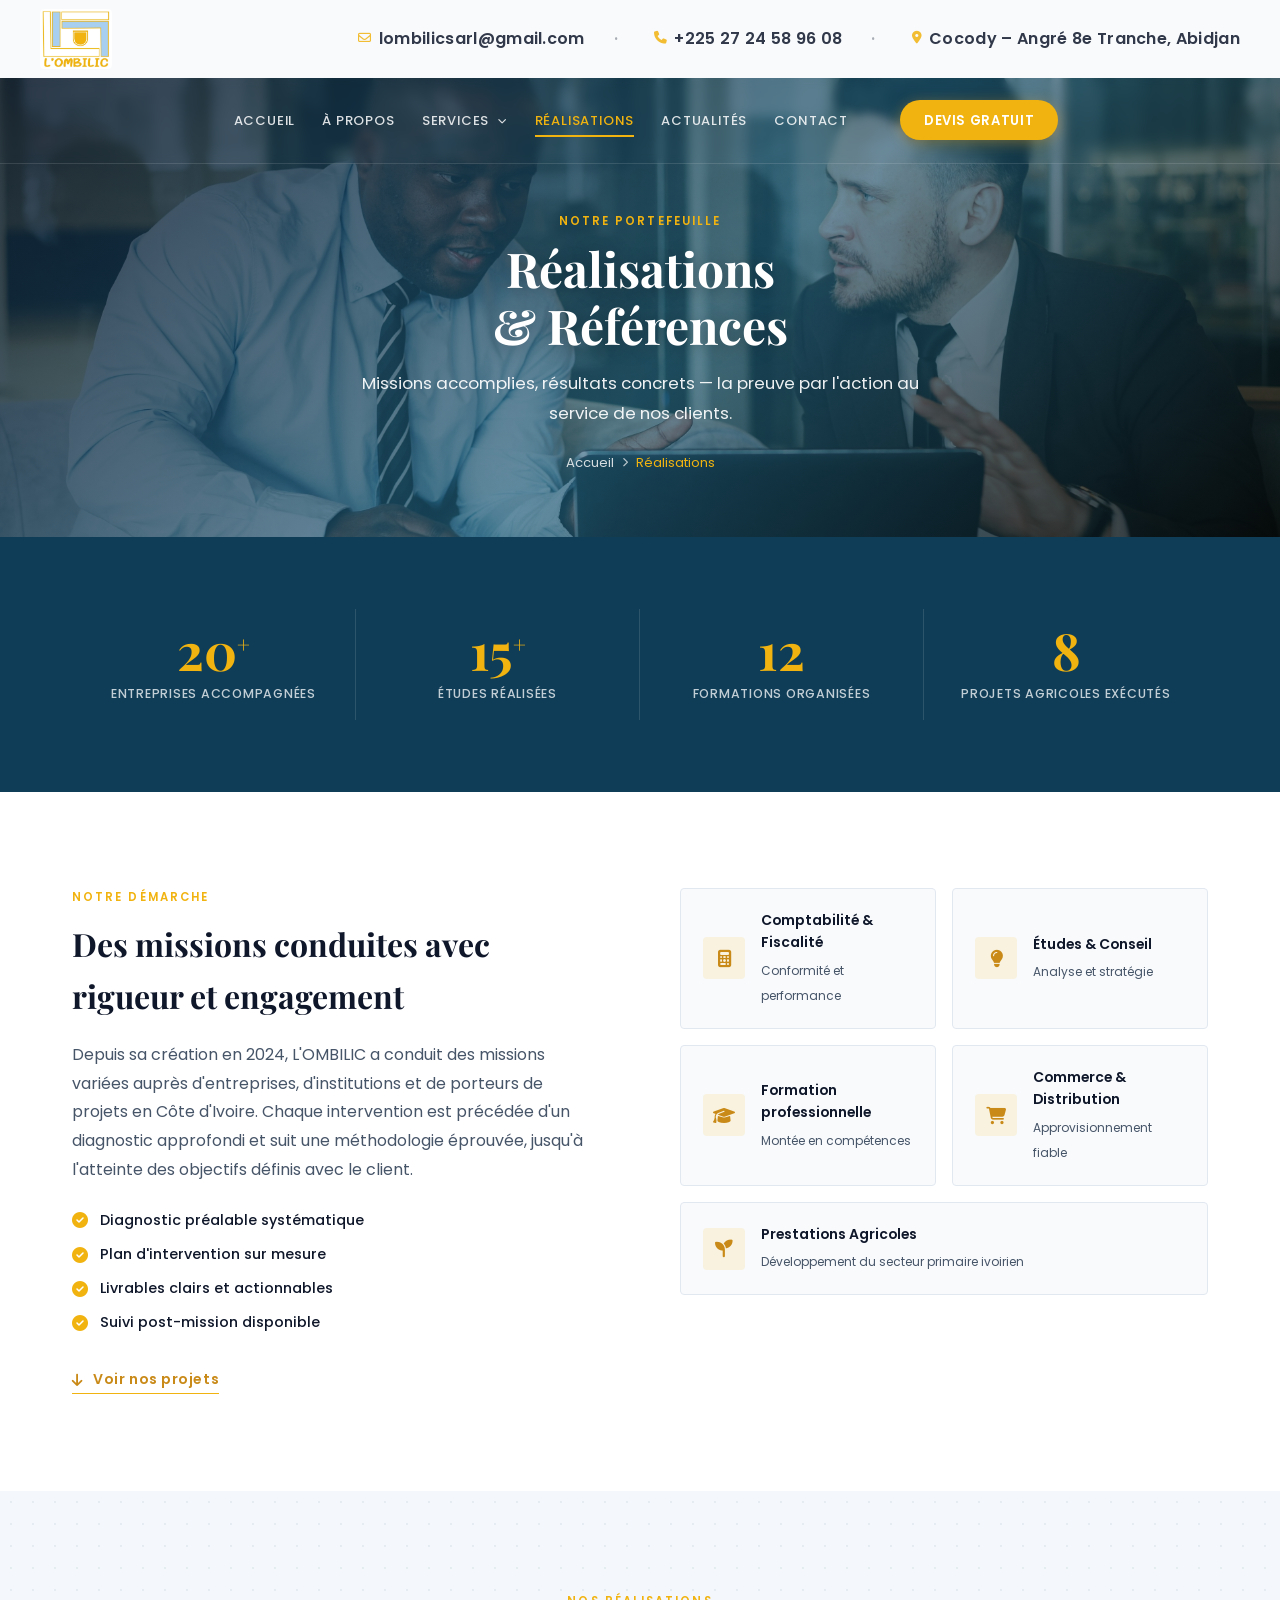
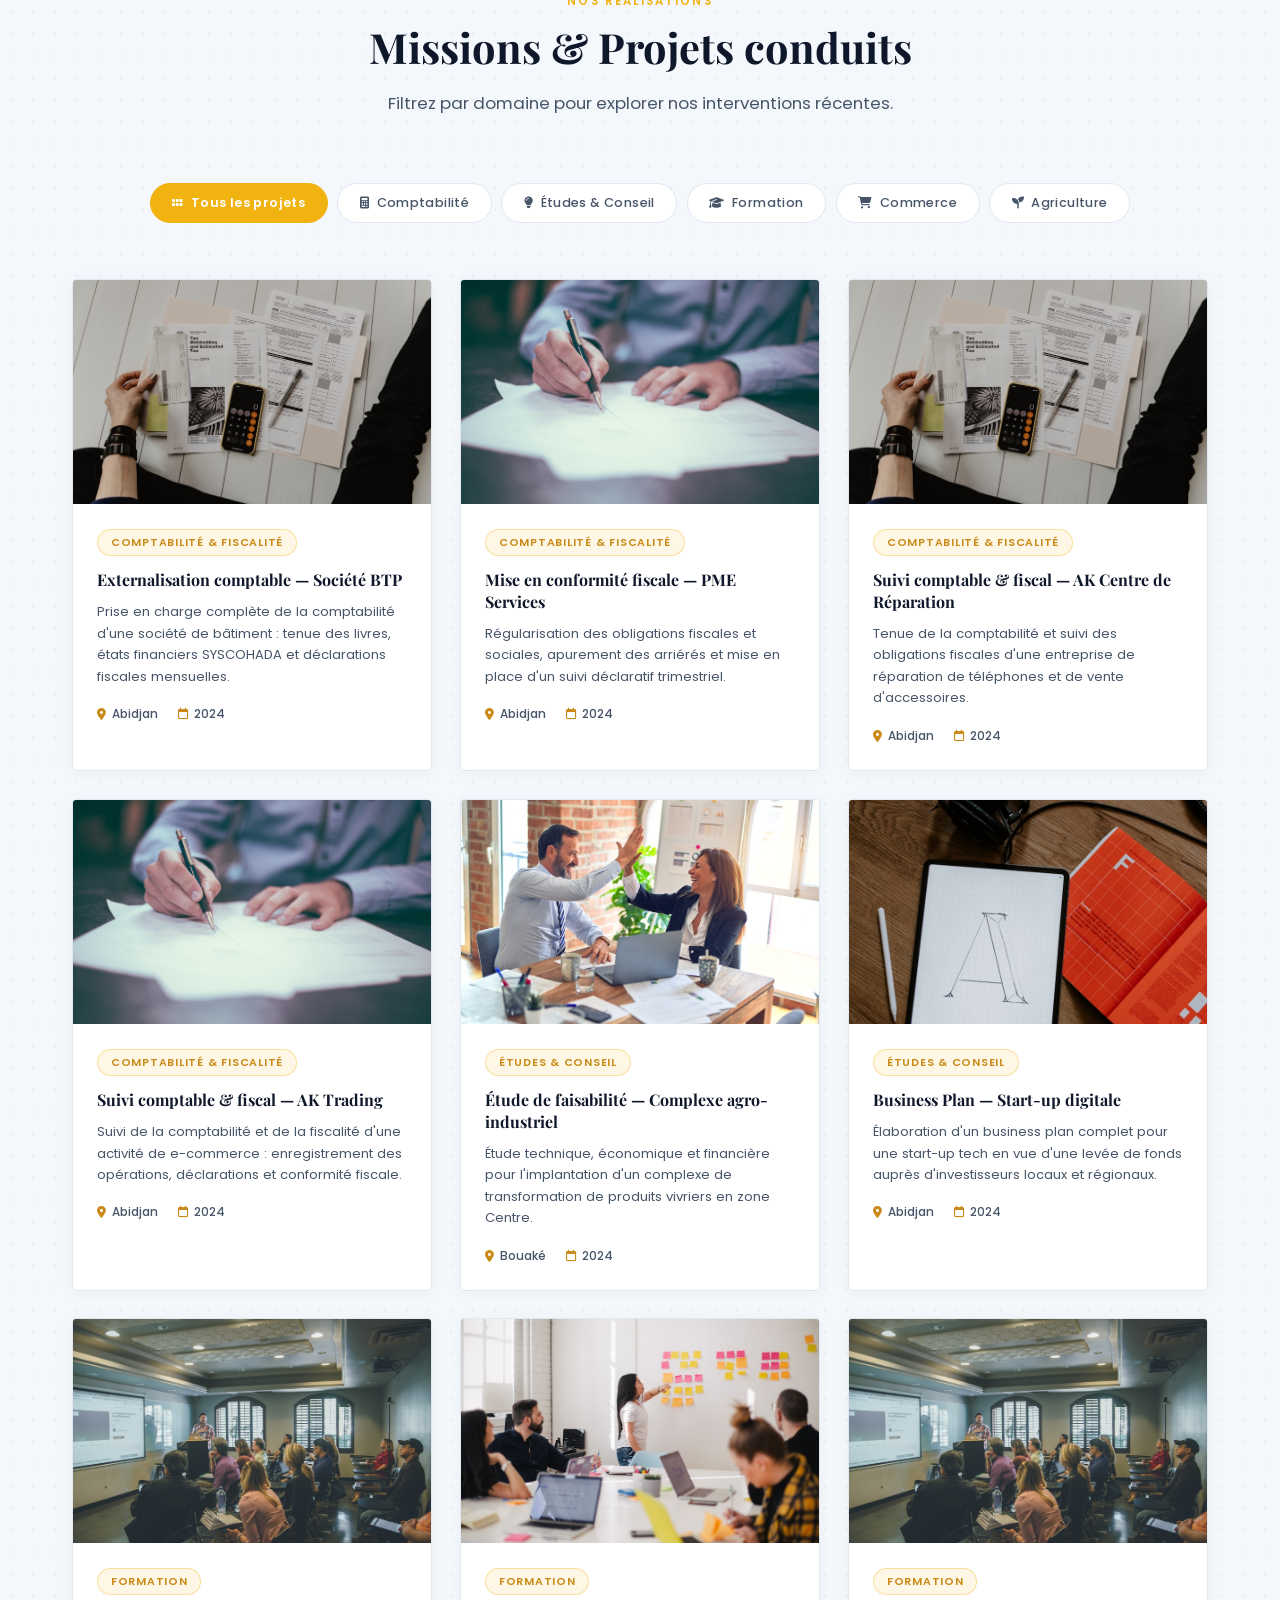
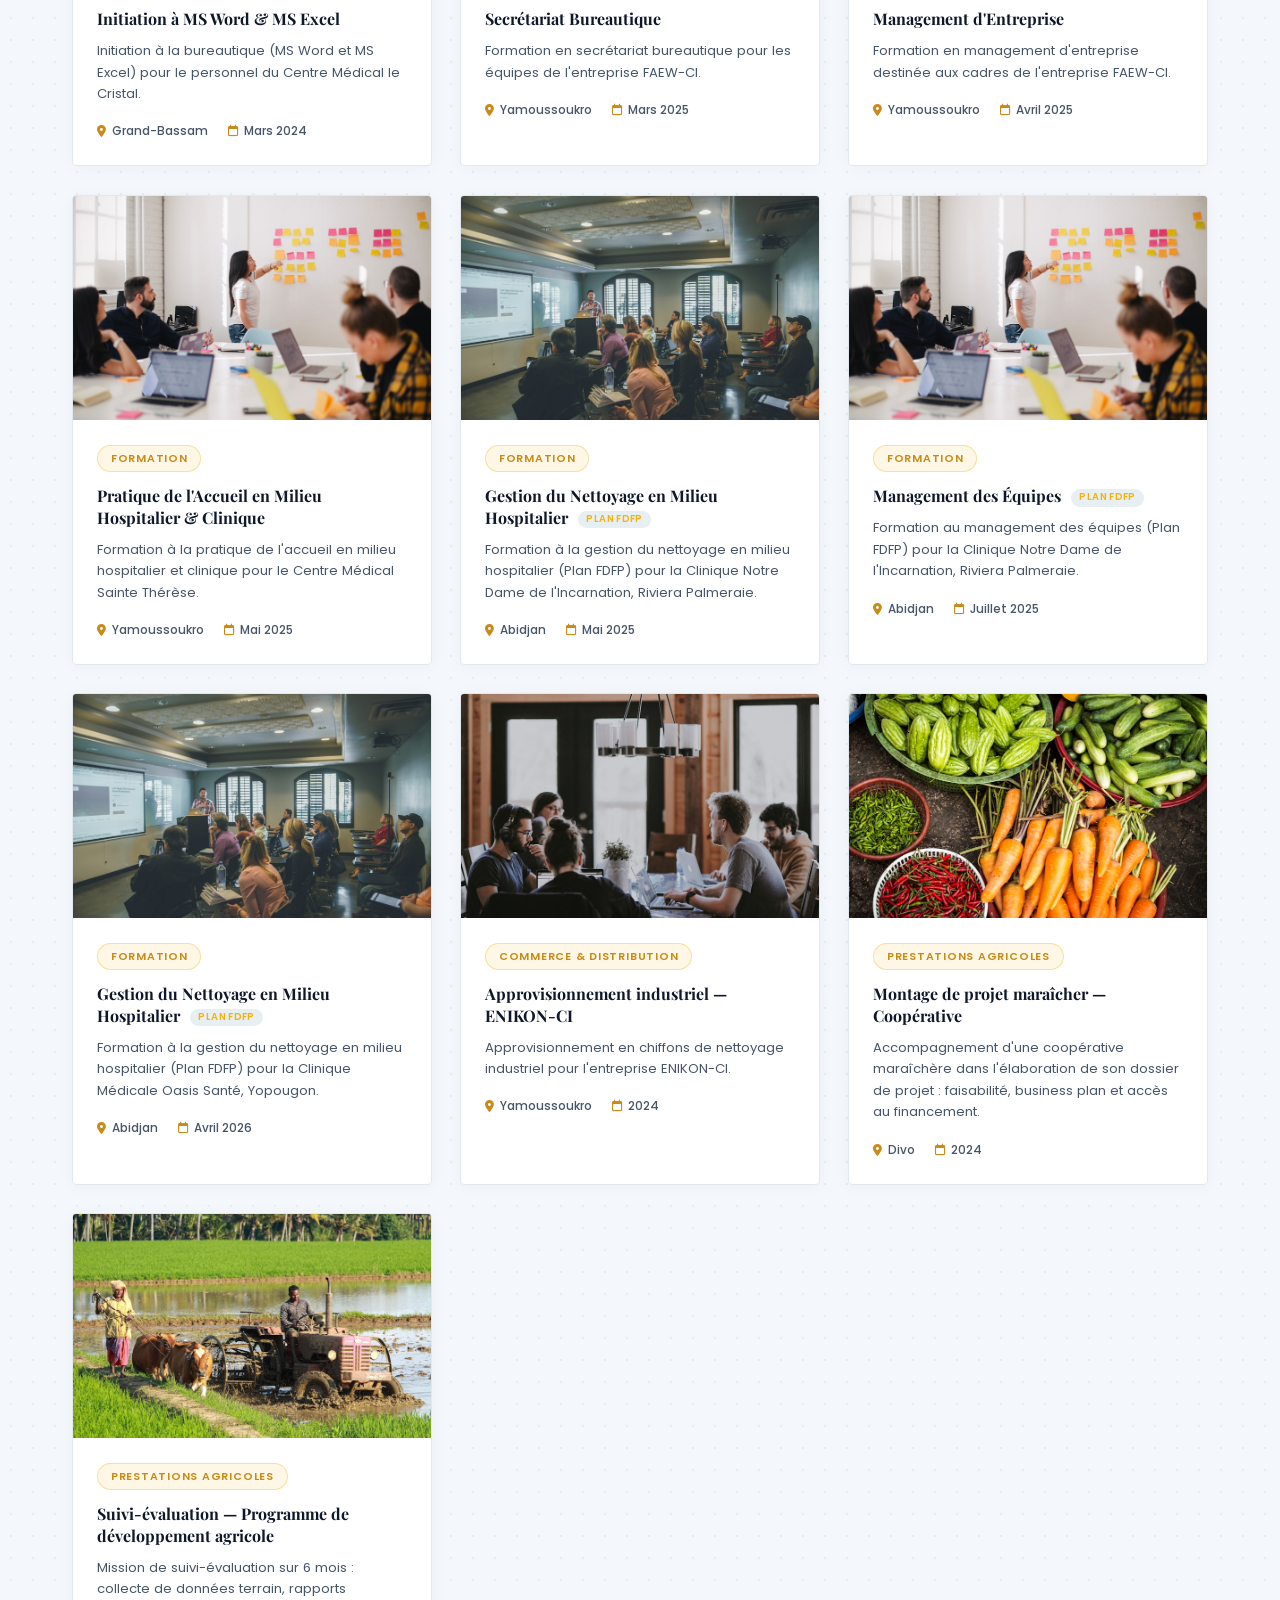
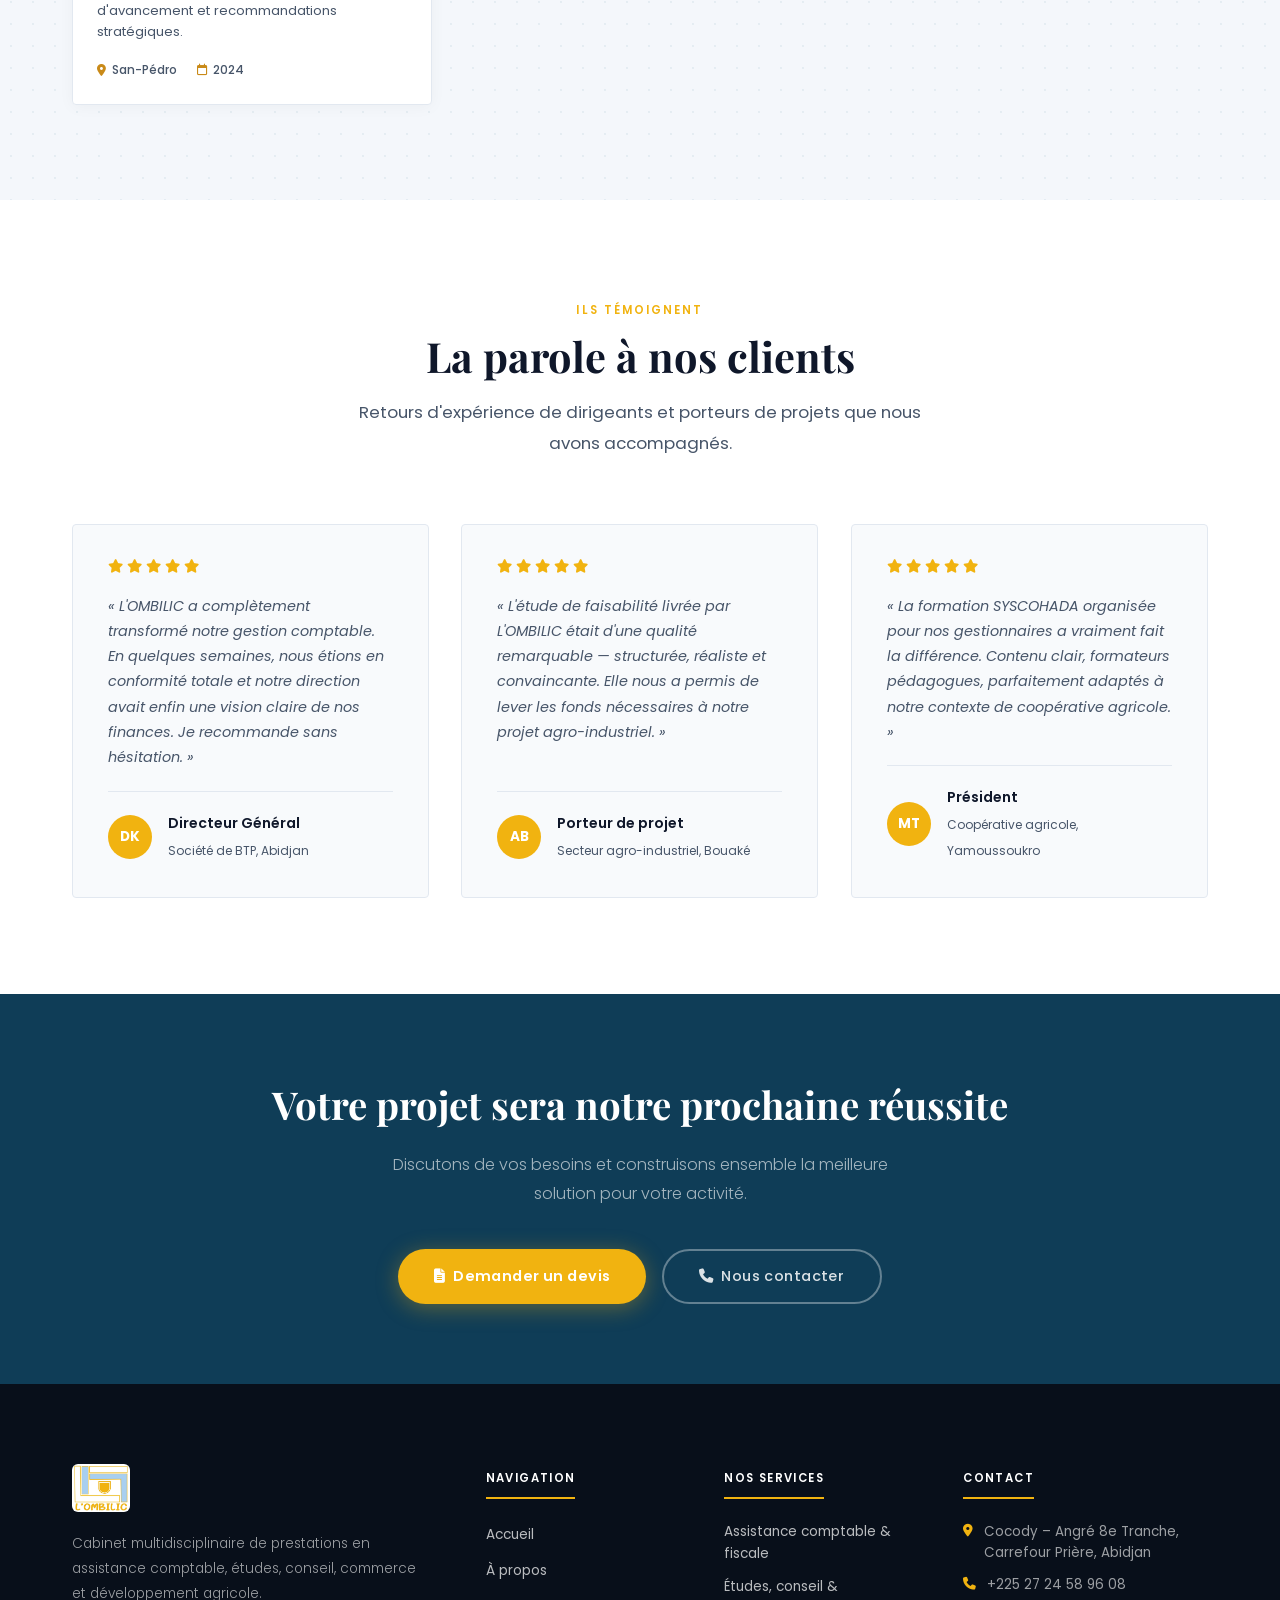
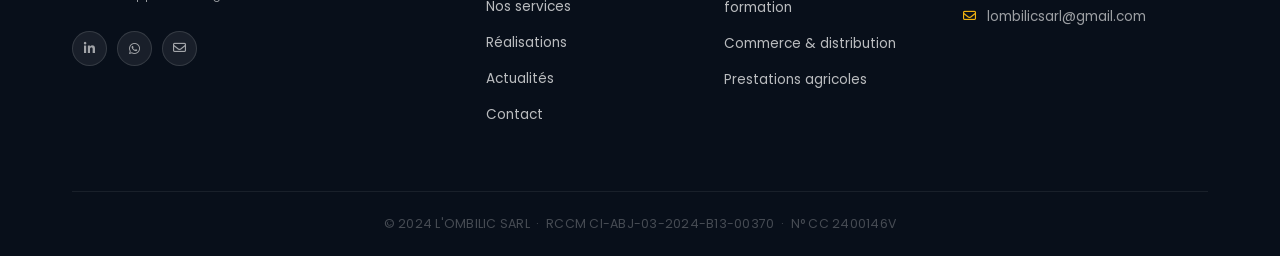
<file: realisations.html>
<!DOCTYPE html>
<html lang="fr">
<head>
  <meta charset="UTF-8">
  <meta name="viewport" content="width=device-width, initial-scale=1.0">
  <title>Réalisations &amp; Références – L'OMBILIC</title>
  <link rel="shortcut icon" href="assets/images/hero2.jpg" type="image/x-icon">
  <link rel="preconnect" href="https://fonts.googleapis.com">
  <link rel="preconnect" href="https://fonts.gstatic.com" crossorigin>
  <link href="https://fonts.googleapis.com/css2?family=Playfair+Display:ital,wght@0,600;0,700;1,600&family=Poppins:wght@300;400;500;600&display=swap" rel="stylesheet">
  <link rel="stylesheet" href="https://cdnjs.cloudflare.com/ajax/libs/font-awesome/6.5.2/css/all.min.css">
  <link rel="stylesheet" href="assets/css/style.css">
</head>
<body>

  <!-- TOPBAR -->
  <div class="topbar">
    <div class="topbar-inner">
      <div class="topbar-logo">
        <a href="index.html" aria-label="Retour à l'accueil"><img src="/assets/images/Logo_1.jpeg" alt="Logo L'OMBILIC" width="72"></a>
      </div>
      <div class="topbar-contacts">
        <span><i class="fa-regular fa-envelope"></i> lombilicsarl@gmail.com</span>
        <span><i class="fa-solid fa-phone"></i> +225 27 24 58 96 08</span>
        <span><i class="fa-solid fa-location-dot"></i> Cocody – Angré 8e Tranche, Abidjan</span>
      </div>
    </div>
  </div>

  <!-- PAGE BANNER -->
  <section class="page-banner">
    <div class="page-banner-bg"></div>
    <div class="hero-overlay"></div>

    <nav class="hero-nav" id="hero-nav">
      <button class="nav-hamburger" aria-label="Ouvrir le menu" onclick="document.getElementById('hero-nav').classList.toggle('open')">
        <i class="fa-solid fa-bars"></i>
      </button>
      <ul class="nav-links">
        <li><a href="index.html">Accueil</a></li>
        <li><a href="a-propos.html">À propos</a></li>
        <li class="has-dropdown">
          <a href="index.html#services" class="dropdown-toggle">Services <i class="fa-solid fa-chevron-down"></i></a>
          <ul class="nav-dropdown">
            <li><a href="services-comptable.html"><i class="fa-solid fa-calculator"></i> Assistance comptable &amp; fiscale</a></li>
            <li><a href="services-etudes.html"><i class="fa-solid fa-lightbulb"></i> Études, conseil &amp; formation</a></li>
            <li><a href="services-commerce.html"><i class="fa-solid fa-cart-shopping"></i> Commerce &amp; distribution</a></li>
            <li><a href="services-agricole.html"><i class="fa-solid fa-seedling"></i> Prestations agricoles</a></li>
          </ul>
        </li>
        <li><a href="realisations.html" class="nav-active">Réalisations</a></li>
        <li><a href="actualites.html">Actualités</a></li>
        <li><a href="contact.html">Contact</a></li>
      </ul>
      <a href="devis.html" class="nav-cta">Devis gratuit</a>
    </nav>

    <div class="page-banner-inner">
      <div class="container">
        <span class="section-label">Notre portefeuille</span>
        <h1>Réalisations<br>&amp; Références</h1>
        <p>Missions accomplies, résultats concrets — la preuve par l'action au service de nos clients.</p>
        <nav class="breadcrumb" aria-label="Fil d'Ariane">
          <a href="index.html">Accueil</a>
          <i class="fa-solid fa-chevron-right"></i>
          <span>Réalisations</span>
        </nav>
      </div>
    </div>
  </section>

  <!-- CHIFFRES CLÉS -->
  <section class="real-stats">
    <div class="container">
      <div class="real-stats-grid">
        <div class="real-stat">
          <span class="real-stat-number"><span data-count="20">0</span><sup>+</sup></span>
          <span class="real-stat-label">Entreprises accompagnées</span>
        </div>
        <div class="real-stat">
          <span class="real-stat-number"><span data-count="15">0</span><sup>+</sup></span>
          <span class="real-stat-label">Études réalisées</span>
        </div>
        <div class="real-stat">
          <span class="real-stat-number"><span data-count="12">0</span></span>
          <span class="real-stat-label">Formations organisées</span>
        </div>
        <div class="real-stat">
          <span class="real-stat-number"><span data-count="8">0</span></span>
          <span class="real-stat-label">Projets agricoles exécutés</span>
        </div>
      </div>
    </div>
  </section>

  <!-- INTRO -->
  <section class="real-intro">
    <div class="container">
      <div class="real-intro-inner">

        <div class="real-intro-text">
          <span class="section-label">Notre démarche</span>
          <h2>Des missions conduites avec rigueur et engagement</h2>
          <p>Depuis sa création en 2024, L'OMBILIC a conduit des missions variées auprès d'entreprises, d'institutions et de porteurs de projets en Côte d'Ivoire. Chaque intervention est précédée d'un diagnostic approfondi et suit une méthodologie éprouvée, jusqu'à l'atteinte des objectifs définis avec le client.</p>
          <ul class="real-intro-list">
            <li><i class="fa-solid fa-circle-check"></i> Diagnostic préalable systématique</li>
            <li><i class="fa-solid fa-circle-check"></i> Plan d'intervention sur mesure</li>
            <li><i class="fa-solid fa-circle-check"></i> Livrables clairs et actionnables</li>
            <li><i class="fa-solid fa-circle-check"></i> Suivi post-mission disponible</li>
          </ul>
          <a href="#portfolio" class="real-intro-cta">
            <i class="fa-solid fa-arrow-down"></i> Voir nos projets
          </a>
        </div>

        <div class="real-intro-domains">
          <div class="real-domain-card">
            <div class="real-domain-icon"><i class="fa-solid fa-calculator"></i></div>
            <div class="real-domain-info">
              <h5>Comptabilité &amp; Fiscalité</h5>
              <span>Conformité et performance</span>
            </div>
          </div>
          <div class="real-domain-card">
            <div class="real-domain-icon"><i class="fa-solid fa-lightbulb"></i></div>
            <div class="real-domain-info">
              <h5>Études &amp; Conseil</h5>
              <span>Analyse et stratégie</span>
            </div>
          </div>
          <div class="real-domain-card">
            <div class="real-domain-icon"><i class="fa-solid fa-graduation-cap"></i></div>
            <div class="real-domain-info">
              <h5>Formation professionnelle</h5>
              <span>Montée en compétences</span>
            </div>
          </div>
          <div class="real-domain-card">
            <div class="real-domain-icon"><i class="fa-solid fa-cart-shopping"></i></div>
            <div class="real-domain-info">
              <h5>Commerce &amp; Distribution</h5>
              <span>Approvisionnement fiable</span>
            </div>
          </div>
          <div class="real-domain-card real-domain-card--full">
            <div class="real-domain-icon"><i class="fa-solid fa-seedling"></i></div>
            <div class="real-domain-info">
              <h5>Prestations Agricoles</h5>
              <span>Développement du secteur primaire ivoirien</span>
            </div>
          </div>
        </div>

      </div>
    </div>
  </section>

  <!-- PORTFOLIO -->
  <section class="real-portfolio" id="portfolio">
    <div class="container">

      <div class="section-header">
        <span class="section-label">Nos réalisations</span>
        <h2>Missions &amp; Projets conduits</h2>
        <p class="section-sub">Filtrez par domaine pour explorer nos interventions récentes.</p>
      </div>

      <div class="portfolio-filters" role="tablist">
        <button class="filter-btn active" data-filter="all">
          <i class="fa-solid fa-grip"></i> Tous les projets
        </button>
        <button class="filter-btn" data-filter="comptable">
          <i class="fa-solid fa-calculator"></i> Comptabilité
        </button>
        <button class="filter-btn" data-filter="etudes">
          <i class="fa-solid fa-lightbulb"></i> Études &amp; Conseil
        </button>
        <button class="filter-btn" data-filter="formation">
          <i class="fa-solid fa-graduation-cap"></i> Formation
        </button>
        <button class="filter-btn" data-filter="commerce">
          <i class="fa-solid fa-cart-shopping"></i> Commerce
        </button>
        <button class="filter-btn" data-filter="agricole">
          <i class="fa-solid fa-seedling"></i> Agriculture
        </button>
      </div>

      <div class="portfolio-grid" id="portfolio-grid">

        <!-- ── Comptabilité 1 ── -->
        <article class="portfolio-card" data-category="comptable">
          <div class="portfolio-card-img">
            <img src="assets/images/realisations/real-comptable-1.jpg" alt="Externalisation comptable BTP" loading="lazy">
            <div class="portfolio-card-overlay">
              <span class="pf-overlay-tag tag-comptable"><i class="fa-solid fa-calculator"></i> Comptabilité</span>
            </div>
          </div>
          <div class="portfolio-card-body">
            <span class="portfolio-tag tag-comptable">Comptabilité &amp; Fiscalité</span>
            <h4>Externalisation comptable — Société BTP</h4>
            <p>Prise en charge complète de la comptabilité d'une société de bâtiment : tenue des livres, états financiers SYSCOHADA et déclarations fiscales mensuelles.</p>
            <div class="portfolio-meta">
              <span><i class="fa-solid fa-location-dot"></i> Abidjan</span>
              <span><i class="fa-regular fa-calendar"></i> 2024</span>
            </div>
          </div>
        </article>

        <!-- ── Comptabilité 2 ── -->
        <article class="portfolio-card" data-category="comptable">
          <div class="portfolio-card-img">
            <img src="assets/images/realisations/real-comptable-2.jpg" alt="Mise en conformité fiscale PME" loading="lazy">
            <div class="portfolio-card-overlay">
              <span class="pf-overlay-tag tag-comptable"><i class="fa-solid fa-calculator"></i> Comptabilité</span>
            </div>
          </div>
          <div class="portfolio-card-body">
            <span class="portfolio-tag tag-comptable">Comptabilité &amp; Fiscalité</span>
            <h4>Mise en conformité fiscale — PME Services</h4>
            <p>Régularisation des obligations fiscales et sociales, apurement des arriérés et mise en place d'un suivi déclaratif trimestriel.</p>
            <div class="portfolio-meta">
              <span><i class="fa-solid fa-location-dot"></i> Abidjan</span>
              <span><i class="fa-regular fa-calendar"></i> 2024</span>
            </div>
          </div>
        </article>

        <!-- ── Comptabilité 3 ── -->
        <article class="portfolio-card" data-category="comptable">
          <div class="portfolio-card-img">
            <img src="assets/images/realisations/real-comptable-1.jpg" alt="Suivi comptable AK Centre de Réparation" loading="lazy">
            <div class="portfolio-card-overlay">
              <span class="pf-overlay-tag tag-comptable"><i class="fa-solid fa-calculator"></i> Comptabilité</span>
            </div>
          </div>
          <div class="portfolio-card-body">
            <span class="portfolio-tag tag-comptable">Comptabilité &amp; Fiscalité</span>
            <h4>Suivi comptable &amp; fiscal — AK Centre de Réparation</h4>
            <p>Tenue de la comptabilité et suivi des obligations fiscales d'une entreprise de réparation de téléphones et de vente d'accessoires.</p>
            <div class="portfolio-meta">
              <span><i class="fa-solid fa-location-dot"></i> Abidjan</span>
              <span><i class="fa-regular fa-calendar"></i> 2024</span>
            </div>
          </div>
        </article>

        <!-- ── Comptabilité 4 ── -->
        <article class="portfolio-card" data-category="comptable">
          <div class="portfolio-card-img">
            <img src="assets/images/realisations/real-comptable-2.jpg" alt="Suivi comptable AK Trading e-commerce" loading="lazy">
            <div class="portfolio-card-overlay">
              <span class="pf-overlay-tag tag-comptable"><i class="fa-solid fa-calculator"></i> Comptabilité</span>
            </div>
          </div>
          <div class="portfolio-card-body">
            <span class="portfolio-tag tag-comptable">Comptabilité &amp; Fiscalité</span>
            <h4>Suivi comptable &amp; fiscal — AK Trading</h4>
            <p>Suivi de la comptabilité et de la fiscalité d'une activité de e-commerce : enregistrement des opérations, déclarations et conformité fiscale.</p>
            <div class="portfolio-meta">
              <span><i class="fa-solid fa-location-dot"></i> Abidjan</span>
              <span><i class="fa-regular fa-calendar"></i> 2024</span>
            </div>
          </div>
        </article>

        <!-- ── Études 1 ── -->
        <article class="portfolio-card" data-category="etudes">
          <div class="portfolio-card-img">
            <img src="assets/images/realisations/real-etudes-1.jpg" alt="Étude de faisabilité agro-industrielle" loading="lazy">
            <div class="portfolio-card-overlay">
              <span class="pf-overlay-tag tag-etudes"><i class="fa-solid fa-lightbulb"></i> Études</span>
            </div>
          </div>
          <div class="portfolio-card-body">
            <span class="portfolio-tag tag-etudes">Études &amp; Conseil</span>
            <h4>Étude de faisabilité — Complexe agro-industriel</h4>
            <p>Étude technique, économique et financière pour l'implantation d'un complexe de transformation de produits vivriers en zone Centre.</p>
            <div class="portfolio-meta">
              <span><i class="fa-solid fa-location-dot"></i> Bouaké</span>
              <span><i class="fa-regular fa-calendar"></i> 2024</span>
            </div>
          </div>
        </article>

        <!-- ── Études 2 ── -->
        <article class="portfolio-card" data-category="etudes">
          <div class="portfolio-card-img">
            <img src="assets/images/realisations/real-etudes-2.jpg" alt="Business plan start-up" loading="lazy">
            <div class="portfolio-card-overlay">
              <span class="pf-overlay-tag tag-etudes"><i class="fa-solid fa-lightbulb"></i> Études</span>
            </div>
          </div>
          <div class="portfolio-card-body">
            <span class="portfolio-tag tag-etudes">Études &amp; Conseil</span>
            <h4>Business Plan — Start-up digitale</h4>
            <p>Élaboration d'un business plan complet pour une start-up tech en vue d'une levée de fonds auprès d'investisseurs locaux et régionaux.</p>
            <div class="portfolio-meta">
              <span><i class="fa-solid fa-location-dot"></i> Abidjan</span>
              <span><i class="fa-regular fa-calendar"></i> 2024</span>
            </div>
          </div>
        </article>

        <!-- ── Formation 1 ── -->
        <article class="portfolio-card" data-category="formation">
          <div class="portfolio-card-img">
            <img src="assets/images/realisations/real-formation-1.jpg" alt="Initiation MS Word et MS Excel" loading="lazy">
            <div class="portfolio-card-overlay">
              <span class="pf-overlay-tag tag-formation"><i class="fa-solid fa-graduation-cap"></i> Formation</span>
            </div>
          </div>
          <div class="portfolio-card-body">
            <span class="portfolio-tag tag-formation">Formation</span>
            <h4>Initiation à MS Word &amp; MS Excel</h4>
            <p>Initiation à la bureautique (MS Word et MS Excel) pour le personnel du Centre Médical le Cristal.</p>
            <div class="portfolio-meta">
              <span><i class="fa-solid fa-location-dot"></i> Grand-Bassam</span>
              <span><i class="fa-regular fa-calendar"></i> Mars 2024</span>
            </div>
          </div>
        </article>

        <!-- ── Formation 2 ── -->
        <article class="portfolio-card" data-category="formation">
          <div class="portfolio-card-img">
            <img src="assets/images/realisations/real-formation-2.jpg" alt="Formation secrétariat bureautique" loading="lazy">
            <div class="portfolio-card-overlay">
              <span class="pf-overlay-tag tag-formation"><i class="fa-solid fa-graduation-cap"></i> Formation</span>
            </div>
          </div>
          <div class="portfolio-card-body">
            <span class="portfolio-tag tag-formation">Formation</span>
            <h4>Secrétariat Bureautique</h4>
            <p>Formation en secrétariat bureautique pour les équipes de l'entreprise FAEW-CI.</p>
            <div class="portfolio-meta">
              <span><i class="fa-solid fa-location-dot"></i> Yamoussoukro</span>
              <span><i class="fa-regular fa-calendar"></i> Mars 2025</span>
            </div>
          </div>
        </article>

        <!-- ── Formation 3 ── -->
        <article class="portfolio-card" data-category="formation">
          <div class="portfolio-card-img">
            <img src="assets/images/realisations/real-formation-1.jpg" alt="Formation management d'entreprise" loading="lazy">
            <div class="portfolio-card-overlay">
              <span class="pf-overlay-tag tag-formation"><i class="fa-solid fa-graduation-cap"></i> Formation</span>
            </div>
          </div>
          <div class="portfolio-card-body">
            <span class="portfolio-tag tag-formation">Formation</span>
            <h4>Management d'Entreprise</h4>
            <p>Formation en management d'entreprise destinée aux cadres de l'entreprise FAEW-CI.</p>
            <div class="portfolio-meta">
              <span><i class="fa-solid fa-location-dot"></i> Yamoussoukro</span>
              <span><i class="fa-regular fa-calendar"></i> Avril 2025</span>
            </div>
          </div>
        </article>

        <!-- ── Formation 4 ── -->
        <article class="portfolio-card" data-category="formation">
          <div class="portfolio-card-img">
            <img src="assets/images/realisations/real-formation-2.jpg" alt="Formation accueil en milieu hospitalier" loading="lazy">
            <div class="portfolio-card-overlay">
              <span class="pf-overlay-tag tag-formation"><i class="fa-solid fa-graduation-cap"></i> Formation</span>
            </div>
          </div>
          <div class="portfolio-card-body">
            <span class="portfolio-tag tag-formation">Formation</span>
            <h4>Pratique de l'Accueil en Milieu Hospitalier &amp; Clinique</h4>
            <p>Formation à la pratique de l'accueil en milieu hospitalier et clinique pour le Centre Médical Sainte Thérèse.</p>
            <div class="portfolio-meta">
              <span><i class="fa-solid fa-location-dot"></i> Yamoussoukro</span>
              <span><i class="fa-regular fa-calendar"></i> Mai 2025</span>
            </div>
          </div>
        </article>

        <!-- ── Formation 5 ── -->
        <article class="portfolio-card" data-category="formation">
          <div class="portfolio-card-img">
            <img src="assets/images/realisations/real-formation-1.jpg" alt="Formation gestion du nettoyage en milieu hospitalier" loading="lazy">
            <div class="portfolio-card-overlay">
              <span class="pf-overlay-tag tag-formation"><i class="fa-solid fa-graduation-cap"></i> Formation</span>
            </div>
          </div>
          <div class="portfolio-card-body">
            <span class="portfolio-tag tag-formation">Formation</span>
            <h4>Gestion du Nettoyage en Milieu Hospitalier <span class="pf-badge">Plan FDFP</span></h4>
            <p>Formation à la gestion du nettoyage en milieu hospitalier (Plan FDFP) pour la Clinique Notre Dame de l'Incarnation, Riviera Palmeraie.</p>
            <div class="portfolio-meta">
              <span><i class="fa-solid fa-location-dot"></i> Abidjan</span>
              <span><i class="fa-regular fa-calendar"></i> Mai 2025</span>
            </div>
          </div>
        </article>

        <!-- ── Formation 6 ── -->
        <article class="portfolio-card" data-category="formation">
          <div class="portfolio-card-img">
            <img src="assets/images/realisations/real-formation-2.jpg" alt="Formation management des équipes" loading="lazy">
            <div class="portfolio-card-overlay">
              <span class="pf-overlay-tag tag-formation"><i class="fa-solid fa-graduation-cap"></i> Formation</span>
            </div>
          </div>
          <div class="portfolio-card-body">
            <span class="portfolio-tag tag-formation">Formation</span>
            <h4>Management des Équipes <span class="pf-badge">Plan FDFP</span></h4>
            <p>Formation au management des équipes (Plan FDFP) pour la Clinique Notre Dame de l'Incarnation, Riviera Palmeraie.</p>
            <div class="portfolio-meta">
              <span><i class="fa-solid fa-location-dot"></i> Abidjan</span>
              <span><i class="fa-regular fa-calendar"></i> Juillet 2025</span>
            </div>
          </div>
        </article>

        <!-- ── Formation 7 ── -->
        <article class="portfolio-card" data-category="formation">
          <div class="portfolio-card-img">
            <img src="assets/images/realisations/real-formation-1.jpg" alt="Formation gestion du nettoyage en milieu hospitalier Oasis Santé" loading="lazy">
            <div class="portfolio-card-overlay">
              <span class="pf-overlay-tag tag-formation"><i class="fa-solid fa-graduation-cap"></i> Formation</span>
            </div>
          </div>
          <div class="portfolio-card-body">
            <span class="portfolio-tag tag-formation">Formation</span>
            <h4>Gestion du Nettoyage en Milieu Hospitalier <span class="pf-badge">Plan FDFP</span></h4>
            <p>Formation à la gestion du nettoyage en milieu hospitalier (Plan FDFP) pour la Clinique Médicale Oasis Santé, Yopougon.</p>
            <div class="portfolio-meta">
              <span><i class="fa-solid fa-location-dot"></i> Abidjan</span>
              <span><i class="fa-regular fa-calendar"></i> Avril 2026</span>
            </div>
          </div>
        </article>

        <!-- ── Commerce ── -->
        <article class="portfolio-card" data-category="commerce">
          <div class="portfolio-card-img">
            <img src="assets/images/realisations/real-commerce-1.jpg" alt="Approvisionnement chiffons de nettoyage industriel ENIKON-CI" loading="lazy">
            <div class="portfolio-card-overlay">
              <span class="pf-overlay-tag tag-commerce"><i class="fa-solid fa-cart-shopping"></i> Commerce</span>
            </div>
          </div>
          <div class="portfolio-card-body">
            <span class="portfolio-tag tag-commerce">Commerce &amp; Distribution</span>
            <h4>Approvisionnement industriel — ENIKON-CI</h4>
            <p>Approvisionnement en chiffons de nettoyage industriel pour l'entreprise ENIKON-CI.</p>
            <div class="portfolio-meta">
              <span><i class="fa-solid fa-location-dot"></i> Yamoussoukro</span>
              <span><i class="fa-regular fa-calendar"></i> 2024</span>
            </div>
          </div>
        </article>

        <!-- ── Agriculture 1 ── -->
        <article class="portfolio-card" data-category="agricole">
          <div class="portfolio-card-img">
            <img src="assets/images/realisations/real-agricole-1.jpg" alt="Montage projet maraîcher" loading="lazy">
            <div class="portfolio-card-overlay">
              <span class="pf-overlay-tag tag-agricole"><i class="fa-solid fa-seedling"></i> Agriculture</span>
            </div>
          </div>
          <div class="portfolio-card-body">
            <span class="portfolio-tag tag-agricole">Prestations Agricoles</span>
            <h4>Montage de projet maraîcher — Coopérative</h4>
            <p>Accompagnement d'une coopérative maraîchère dans l'élaboration de son dossier de projet : faisabilité, business plan et accès au financement.</p>
            <div class="portfolio-meta">
              <span><i class="fa-solid fa-location-dot"></i> Divo</span>
              <span><i class="fa-regular fa-calendar"></i> 2024</span>
            </div>
          </div>
        </article>

        <!-- ── Agriculture 2 ── -->
        <article class="portfolio-card" data-category="agricole">
          <div class="portfolio-card-img">
            <img src="assets/images/realisations/real-agricole-2.jpg" alt="Suivi-évaluation programme agricole" loading="lazy">
            <div class="portfolio-card-overlay">
              <span class="pf-overlay-tag tag-agricole"><i class="fa-solid fa-seedling"></i> Agriculture</span>
            </div>
          </div>
          <div class="portfolio-card-body">
            <span class="portfolio-tag tag-agricole">Prestations Agricoles</span>
            <h4>Suivi-évaluation — Programme de développement agricole</h4>
            <p>Mission de suivi-évaluation sur 6 mois : collecte de données terrain, rapports d'avancement et recommandations stratégiques.</p>
            <div class="portfolio-meta">
              <span><i class="fa-solid fa-location-dot"></i> San-Pédro</span>
              <span><i class="fa-regular fa-calendar"></i> 2024</span>
            </div>
          </div>
        </article>

      </div><!-- .portfolio-grid -->

      <div class="portfolio-empty" id="portfolio-empty" style="display:none;">
        <i class="fa-solid fa-folder-open"></i>
        <p>Aucune réalisation dans cette catégorie pour l'instant.</p>
      </div>

    </div>
  </section>

  <!-- TÉMOIGNAGES -->
  <section class="real-testi">
    <div class="container">

      <div class="section-header">
        <span class="section-label">Ils témoignent</span>
        <h2>La parole à nos clients</h2>
        <p class="section-sub">Retours d'expérience de dirigeants et porteurs de projets que nous avons accompagnés.</p>
      </div>

      <div class="real-testi-grid">

        <div class="real-testi-card">
          <div class="real-testi-stars">
            <i class="fa-solid fa-star"></i><i class="fa-solid fa-star"></i><i class="fa-solid fa-star"></i>
            <i class="fa-solid fa-star"></i><i class="fa-solid fa-star"></i>
          </div>
          <blockquote>« L'OMBILIC a complètement transformé notre gestion comptable. En quelques semaines, nous étions en conformité totale et notre direction avait enfin une vision claire de nos finances. Je recommande sans hésitation. »</blockquote>
          <div class="real-testi-author">
            <div class="real-testi-avatar">DK</div>
            <div class="real-testi-info">
              <strong>Directeur Général</strong>
              <span>Société de BTP, Abidjan</span>
            </div>
          </div>
        </div>

        <div class="real-testi-card">
          <div class="real-testi-stars">
            <i class="fa-solid fa-star"></i><i class="fa-solid fa-star"></i><i class="fa-solid fa-star"></i>
            <i class="fa-solid fa-star"></i><i class="fa-solid fa-star"></i>
          </div>
          <blockquote>« L'étude de faisabilité livrée par L'OMBILIC était d'une qualité remarquable — structurée, réaliste et convaincante. Elle nous a permis de lever les fonds nécessaires à notre projet agro-industriel. »</blockquote>
          <div class="real-testi-author">
            <div class="real-testi-avatar">AB</div>
            <div class="real-testi-info">
              <strong>Porteur de projet</strong>
              <span>Secteur agro-industriel, Bouaké</span>
            </div>
          </div>
        </div>

        <div class="real-testi-card">
          <div class="real-testi-stars">
            <i class="fa-solid fa-star"></i><i class="fa-solid fa-star"></i><i class="fa-solid fa-star"></i>
            <i class="fa-solid fa-star"></i><i class="fa-solid fa-star"></i>
          </div>
          <blockquote>« La formation SYSCOHADA organisée pour nos gestionnaires a vraiment fait la différence. Contenu clair, formateurs pédagogues, parfaitement adaptés à notre contexte de coopérative agricole. »</blockquote>
          <div class="real-testi-author">
            <div class="real-testi-avatar">MT</div>
            <div class="real-testi-info">
              <strong>Président</strong>
              <span>Coopérative agricole, Yamoussoukro</span>
            </div>
          </div>
        </div>

      </div>

    </div>
  </section>

  <!-- CTA -->
  <section class="service-cta">
    <div class="container">
      <h2>Votre projet sera notre prochaine réussite</h2>
      <p>Discutons de vos besoins et construisons ensemble la meilleure solution pour votre activité.</p>
      <div class="service-cta-btns">
        <a href="devis.html" class="btn-primary-light"><i class="fa-solid fa-file-lines"></i> Demander un devis</a>
        <a href="contact.html" class="btn-outline-light"><i class="fa-solid fa-phone"></i> Nous contacter</a>
      </div>
    </div>
  </section>

  <!-- FOOTER -->
  <footer class="site-footer">
    <div class="container">
      <div class="footer-grid">
        <div class="footer-brand">
          <a href="index.html" aria-label="Retour à l'accueil"><img src="/assets/images/Logo_1.jpeg" alt="L'OMBILIC" width="58"></a>
          <p>Cabinet multidisciplinaire de prestations en assistance comptable, études, conseil, commerce et développement agricole.</p>
          <div class="footer-social">
            <a href="#" aria-label="LinkedIn"><i class="fa-brands fa-linkedin-in"></i></a>
            <a href="#" aria-label="WhatsApp"><i class="fa-brands fa-whatsapp"></i></a>
            <a href="mailto:lombilicsarl@gmail.com" aria-label="Email"><i class="fa-regular fa-envelope"></i></a>
          </div>
        </div>
        <div class="footer-col">
          <h4>Navigation</h4>
          <ul>
            <li><a href="index.html">Accueil</a></li>
            <li><a href="a-propos.html">À propos</a></li>
            <li><a href="index.html#services">Nos services</a></li>
            <li><a href="realisations.html">Réalisations</a></li>
            <li><a href="actualites.html">Actualités</a></li>
            <li><a href="contact.html">Contact</a></li>
          </ul>
        </div>
        <div class="footer-col">
          <h4>Nos services</h4>
          <ul>
            <li><a href="services-comptable.html">Assistance comptable &amp; fiscale</a></li>
            <li><a href="services-etudes.html">Études, conseil &amp; formation</a></li>
            <li><a href="services-commerce.html">Commerce &amp; distribution</a></li>
            <li><a href="services-agricole.html">Prestations agricoles</a></li>
          </ul>
        </div>
        <div class="footer-col">
          <h4>Contact</h4>
          <ul class="footer-contact">
            <li><i class="fa-solid fa-location-dot"></i> Cocody – Angré 8e Tranche,<br>Carrefour Prière, Abidjan</li>
            <li><i class="fa-solid fa-phone"></i> +225 27 24 58 96 08</li>
            <li><i class="fa-regular fa-envelope"></i> lombilicsarl@gmail.com</li>
          </ul>
        </div>
      </div>
      <div class="footer-bottom">
        <p>© 2024 L'OMBILIC SARL &nbsp;·&nbsp; RCCM CI-ABJ-03-2024-B13-00370 &nbsp;·&nbsp; N° CC 2400146V</p>
      </div>
    </div>
  </footer>

  <script>
    /* ── Portfolio filter ── */
    const filterBtns = document.querySelectorAll('.filter-btn');
    const cards      = document.querySelectorAll('.portfolio-card');
    const emptyMsg   = document.getElementById('portfolio-empty');

    filterBtns.forEach(btn => {
      btn.addEventListener('click', () => {
        filterBtns.forEach(b => b.classList.remove('active'));
        btn.classList.add('active');
        const filter = btn.dataset.filter;
        let visible = 0;
        cards.forEach(card => {
          const match = filter === 'all' || card.dataset.category === filter;
          card.style.display = match ? '' : 'none';
          if (match) visible++;
        });
        emptyMsg.style.display = visible === 0 ? 'flex' : 'none';
      });
    });

    /* ── Animated counters ── */
    const countEls = document.querySelectorAll('[data-count]');
    const obs = new IntersectionObserver(entries => {
      entries.forEach(entry => {
        if (!entry.isIntersecting) return;
        const el     = entry.target;
        const target = parseInt(el.dataset.count, 10);
        let n = 0;
        const step = Math.max(1, Math.floor(target / 40));
        const t = setInterval(() => {
          n = Math.min(n + step, target);
          el.textContent = n;
          if (n >= target) clearInterval(t);
        }, 30);
        obs.unobserve(el);
      });
    }, { threshold: 0.6 });
    countEls.forEach(el => obs.observe(el));
  </script>

  <script src="assets/js/reveal.js" defer></script>
</body>
</html>
</file>
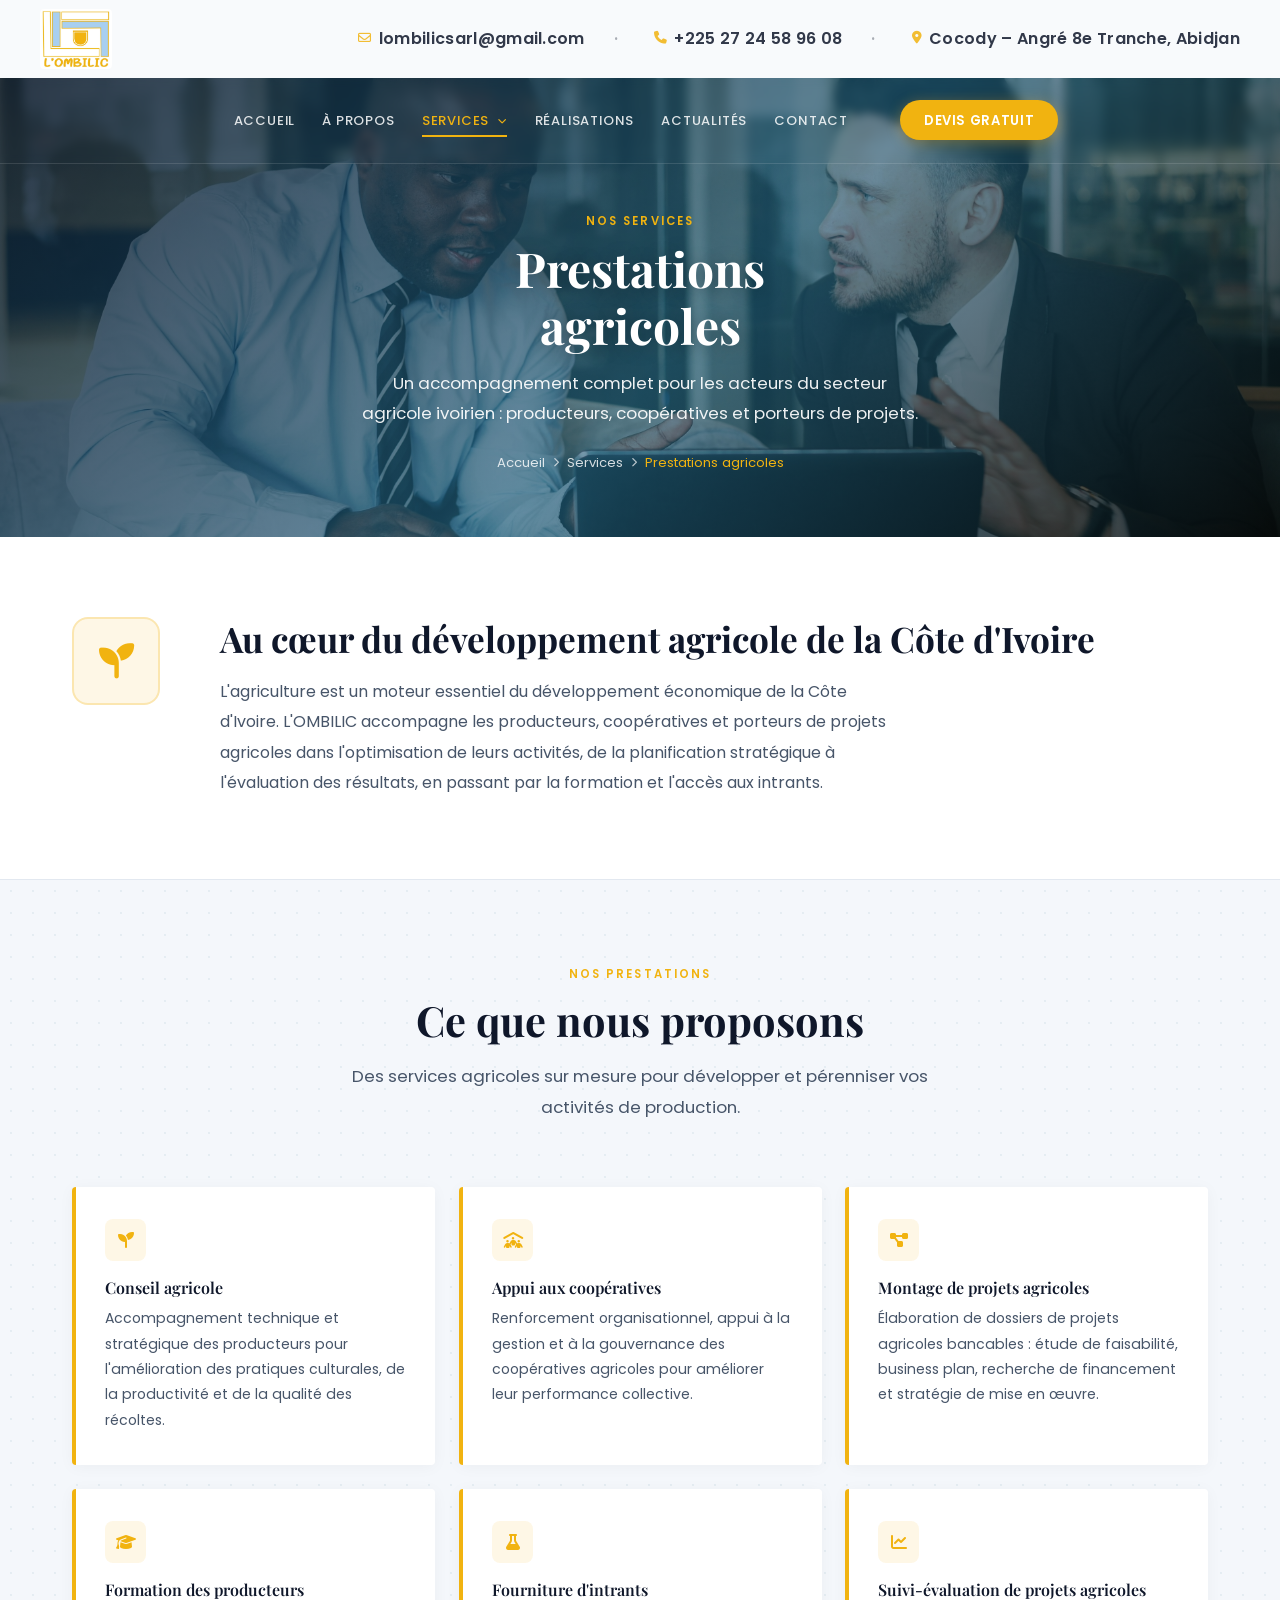
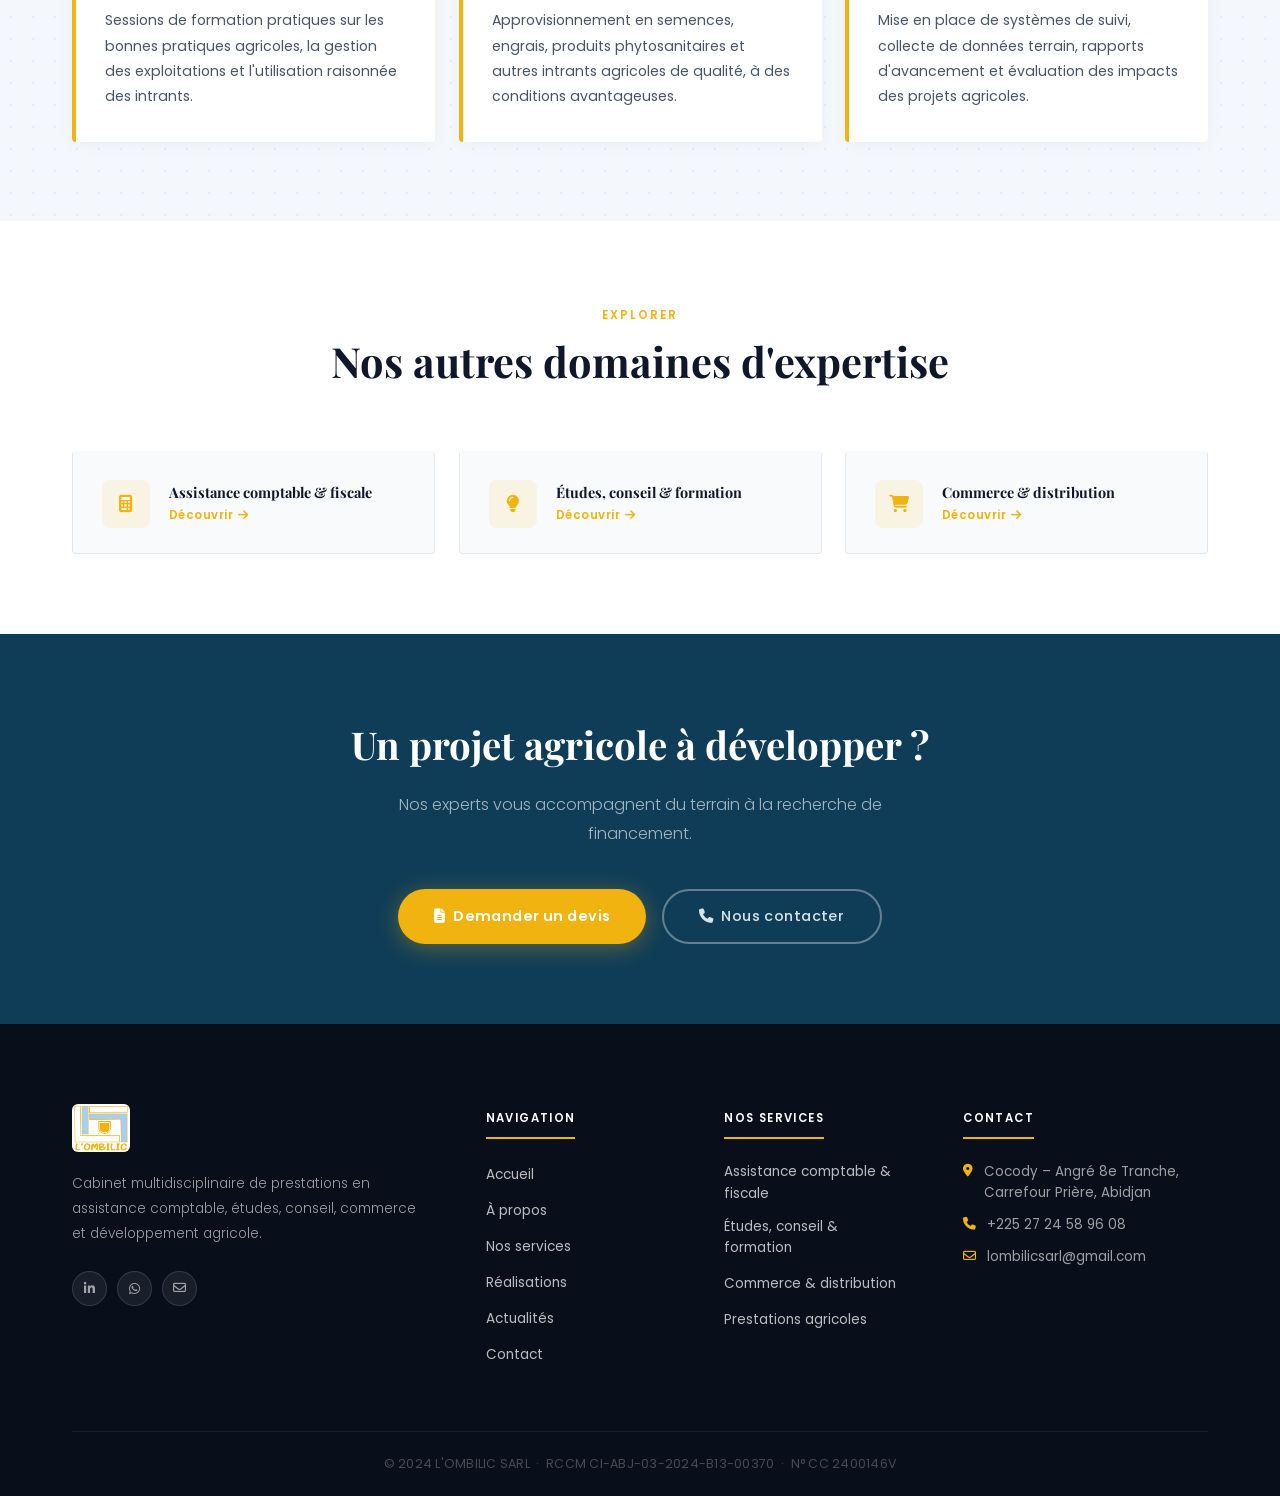
<file: services-agricole.html>
<!DOCTYPE html>
<html lang="fr">
<head>
  <meta charset="UTF-8">
  <meta name="viewport" content="width=device-width, initial-scale=1.0">
  <title>Prestations agricoles – L'OMBILIC</title>
  <link rel="shortcut icon" href="assets/images/hero2.jpg" type="image/x-icon">
  <link rel="preconnect" href="https://fonts.googleapis.com">
  <link rel="preconnect" href="https://fonts.gstatic.com" crossorigin>
  <link href="https://fonts.googleapis.com/css2?family=Playfair+Display:ital,wght@0,600;0,700;1,600&family=Poppins:wght@300;400;500;600&display=swap" rel="stylesheet">
  <link rel="stylesheet" href="https://cdnjs.cloudflare.com/ajax/libs/font-awesome/6.5.2/css/all.min.css">
  <link rel="stylesheet" href="assets/css/style.css">
</head>
<body>

  <!-- TOPBAR -->
  <div class="topbar">
    <div class="topbar-inner">
      <div class="topbar-logo">
        <a href="index.html" aria-label="Retour à l'accueil"><img src="/assets/images/Logo_1.jpeg" alt="Logo L'OMBILIC" width="72"></a>
      </div>
      <div class="topbar-contacts">
        <span><i class="fa-regular fa-envelope"></i> lombilicsarl@gmail.com</span>
        <span><i class="fa-solid fa-phone"></i> +225 27 24 58 96 08</span>
        <span><i class="fa-solid fa-location-dot"></i> Cocody – Angré 8e Tranche, Abidjan</span>
      </div>
    </div>
  </div>

  <!-- PAGE BANNER -->
  <section class="page-banner">
    <div class="page-banner-bg"></div>
    <div class="hero-overlay"></div>

    <nav class="hero-nav" id="hero-nav">
      <button class="nav-hamburger" aria-label="Ouvrir le menu" onclick="document.getElementById('hero-nav').classList.toggle('open')">
        <i class="fa-solid fa-bars"></i>
      </button>
      <ul class="nav-links">
        <li><a href="index.html">Accueil</a></li>
        <li><a href="a-propos.html">À propos</a></li>
        <li class="has-dropdown">
          <a href="index.html#services" class="dropdown-toggle nav-active">Services <i class="fa-solid fa-chevron-down"></i></a>
          <ul class="nav-dropdown">
            <li><a href="services-comptable.html"><i class="fa-solid fa-calculator"></i> Assistance comptable &amp; fiscale</a></li>
            <li><a href="services-etudes.html"><i class="fa-solid fa-lightbulb"></i> Études, conseil &amp; formation</a></li>
            <li><a href="services-commerce.html"><i class="fa-solid fa-cart-shopping"></i> Commerce &amp; distribution</a></li>
            <li><a href="services-agricole.html" class="nav-active"><i class="fa-solid fa-seedling"></i> Prestations agricoles</a></li>
          </ul>
        </li>
        <li><a href="realisations.html">Réalisations</a></li>
        <li><a href="actualites.html">Actualités</a></li>
        <li><a href="contact.html">Contact</a></li>
      </ul>
      <a href="devis.html" class="nav-cta">Devis gratuit</a>
    </nav>

    <div class="page-banner-inner">
      <div class="container">
        <span class="section-label">Nos services</span>
        <h1>Prestations<br>agricoles</h1>
        <p>Un accompagnement complet pour les acteurs du secteur agricole ivoirien : producteurs, coopératives et porteurs de projets.</p>
        <nav class="breadcrumb" aria-label="Fil d'Ariane">
          <a href="index.html">Accueil</a>
          <i class="fa-solid fa-chevron-right"></i>
          <a href="index.html#services">Services</a>
          <i class="fa-solid fa-chevron-right"></i>
          <span>Prestations agricoles</span>
        </nav>
      </div>
    </div>
  </section>

  <!-- INTRO -->
  <section class="service-intro">
    <div class="container">
      <div class="service-intro-inner">
        <div class="service-intro-icon">
          <i class="fa-solid fa-seedling"></i>
        </div>
        <div class="service-intro-text">
          <h2>Au cœur du développement agricole de la Côte d'Ivoire</h2>
          <p>L'agriculture est un moteur essentiel du développement économique de la Côte d'Ivoire. L'OMBILIC accompagne les producteurs, coopératives et porteurs de projets agricoles dans l'optimisation de leurs activités, de la planification stratégique à l'évaluation des résultats, en passant par la formation et l'accès aux intrants.</p>
        </div>
      </div>
    </div>
  </section>

  <!-- PRESTATIONS -->
  <section class="service-prestations">
    <div class="container">
      <div class="section-header">
        <span class="section-label">Nos prestations</span>
        <h2>Ce que nous proposons</h2>
        <p class="section-sub">Des services agricoles sur mesure pour développer et pérenniser vos activités de production.</p>
      </div>
      <div class="prestations-grid">

        <div class="prestation-item">
          <div class="prestation-item-icon"><i class="fa-solid fa-seedling"></i></div>
          <h4>Conseil agricole</h4>
          <p>Accompagnement technique et stratégique des producteurs pour l'amélioration des pratiques culturales, de la productivité et de la qualité des récoltes.</p>
        </div>

        <div class="prestation-item">
          <div class="prestation-item-icon"><i class="fa-solid fa-people-roof"></i></div>
          <h4>Appui aux coopératives</h4>
          <p>Renforcement organisationnel, appui à la gestion et à la gouvernance des coopératives agricoles pour améliorer leur performance collective.</p>
        </div>

        <div class="prestation-item">
          <div class="prestation-item-icon"><i class="fa-solid fa-diagram-project"></i></div>
          <h4>Montage de projets agricoles</h4>
          <p>Élaboration de dossiers de projets agricoles bancables : étude de faisabilité, business plan, recherche de financement et stratégie de mise en œuvre.</p>
        </div>

        <div class="prestation-item">
          <div class="prestation-item-icon"><i class="fa-solid fa-graduation-cap"></i></div>
          <h4>Formation des producteurs</h4>
          <p>Sessions de formation pratiques sur les bonnes pratiques agricoles, la gestion des exploitations et l'utilisation raisonnée des intrants.</p>
        </div>

        <div class="prestation-item">
          <div class="prestation-item-icon"><i class="fa-solid fa-flask"></i></div>
          <h4>Fourniture d'intrants</h4>
          <p>Approvisionnement en semences, engrais, produits phytosanitaires et autres intrants agricoles de qualité, à des conditions avantageuses.</p>
        </div>

        <div class="prestation-item">
          <div class="prestation-item-icon"><i class="fa-solid fa-chart-line"></i></div>
          <h4>Suivi-évaluation de projets agricoles</h4>
          <p>Mise en place de systèmes de suivi, collecte de données terrain, rapports d'avancement et évaluation des impacts des projets agricoles.</p>
        </div>

      </div>
    </div>
  </section>

  <!-- AUTRES SERVICES -->
  <section class="other-services">
    <div class="container">
      <div class="section-header">
        <span class="section-label">Explorer</span>
        <h2>Nos autres domaines d'expertise</h2>
      </div>
      <div class="other-services-grid">
        <a href="services-comptable.html" class="other-service-card">
          <div class="other-service-card-icon"><i class="fa-solid fa-calculator"></i></div>
          <div>
            <h4>Assistance comptable &amp; fiscale</h4>
            <span>Découvrir <i class="fa-solid fa-arrow-right"></i></span>
          </div>
        </a>
        <a href="services-etudes.html" class="other-service-card">
          <div class="other-service-card-icon"><i class="fa-solid fa-lightbulb"></i></div>
          <div>
            <h4>Études, conseil &amp; formation</h4>
            <span>Découvrir <i class="fa-solid fa-arrow-right"></i></span>
          </div>
        </a>
        <a href="services-commerce.html" class="other-service-card">
          <div class="other-service-card-icon"><i class="fa-solid fa-cart-shopping"></i></div>
          <div>
            <h4>Commerce &amp; distribution</h4>
            <span>Découvrir <i class="fa-solid fa-arrow-right"></i></span>
          </div>
        </a>
      </div>
    </div>
  </section>

  <!-- CTA -->
  <section class="service-cta">
    <div class="container">
      <h2>Un projet agricole à développer ?</h2>
      <p>Nos experts vous accompagnent du terrain à la recherche de financement.</p>
      <div class="service-cta-btns">
        <a href="devis.html" class="btn-primary-light"><i class="fa-solid fa-file-lines"></i> Demander un devis</a>
        <a href="contact.html" class="btn-outline-light"><i class="fa-solid fa-phone"></i> Nous contacter</a>
      </div>
    </div>
  </section>

  <!-- FOOTER -->
  <footer class="site-footer">
    <div class="container">
      <div class="footer-grid">
        <div class="footer-brand">
          <a href="index.html" aria-label="Retour à l'accueil"><img src="/assets/images/Logo_1.jpeg" alt="L'OMBILIC" width="58"></a>
          <p>Cabinet multidisciplinaire de prestations en assistance comptable, études, conseil, commerce et développement agricole.</p>
          <div class="footer-social">
            <a href="#" aria-label="LinkedIn"><i class="fa-brands fa-linkedin-in"></i></a>
            <a href="#" aria-label="WhatsApp"><i class="fa-brands fa-whatsapp"></i></a>
            <a href="mailto:lombilicsarl@gmail.com" aria-label="Email"><i class="fa-regular fa-envelope"></i></a>
          </div>
        </div>
        <div class="footer-col">
          <h4>Navigation</h4>
          <ul>
            <li><a href="index.html">Accueil</a></li>
            <li><a href="a-propos.html">À propos</a></li>
            <li><a href="index.html#services">Nos services</a></li>
            <li><a href="realisations.html">Réalisations</a></li>
            <li><a href="actualites.html">Actualités</a></li>
            <li><a href="contact.html">Contact</a></li>
          </ul>
        </div>
        <div class="footer-col">
          <h4>Nos services</h4>
          <ul>
            <li><a href="services-comptable.html">Assistance comptable &amp; fiscale</a></li>
            <li><a href="services-etudes.html">Études, conseil &amp; formation</a></li>
            <li><a href="services-commerce.html">Commerce &amp; distribution</a></li>
            <li><a href="services-agricole.html">Prestations agricoles</a></li>
          </ul>
        </div>
        <div class="footer-col">
          <h4>Contact</h4>
          <ul class="footer-contact">
            <li><i class="fa-solid fa-location-dot"></i> Cocody – Angré 8e Tranche,<br>Carrefour Prière, Abidjan</li>
            <li><i class="fa-solid fa-phone"></i> +225 27 24 58 96 08</li>
            <li><i class="fa-regular fa-envelope"></i> lombilicsarl@gmail.com</li>
          </ul>
        </div>
      </div>
      <div class="footer-bottom">
        <p>© 2024 L'OMBILIC SARL &nbsp;·&nbsp; RCCM CI-ABJ-03-2024-B13-00370 &nbsp;·&nbsp; N° CC 2400146V</p>
      </div>
    </div>
  </footer>


  <script src="assets/js/reveal.js" defer></script>
</body>
</html>
</file>
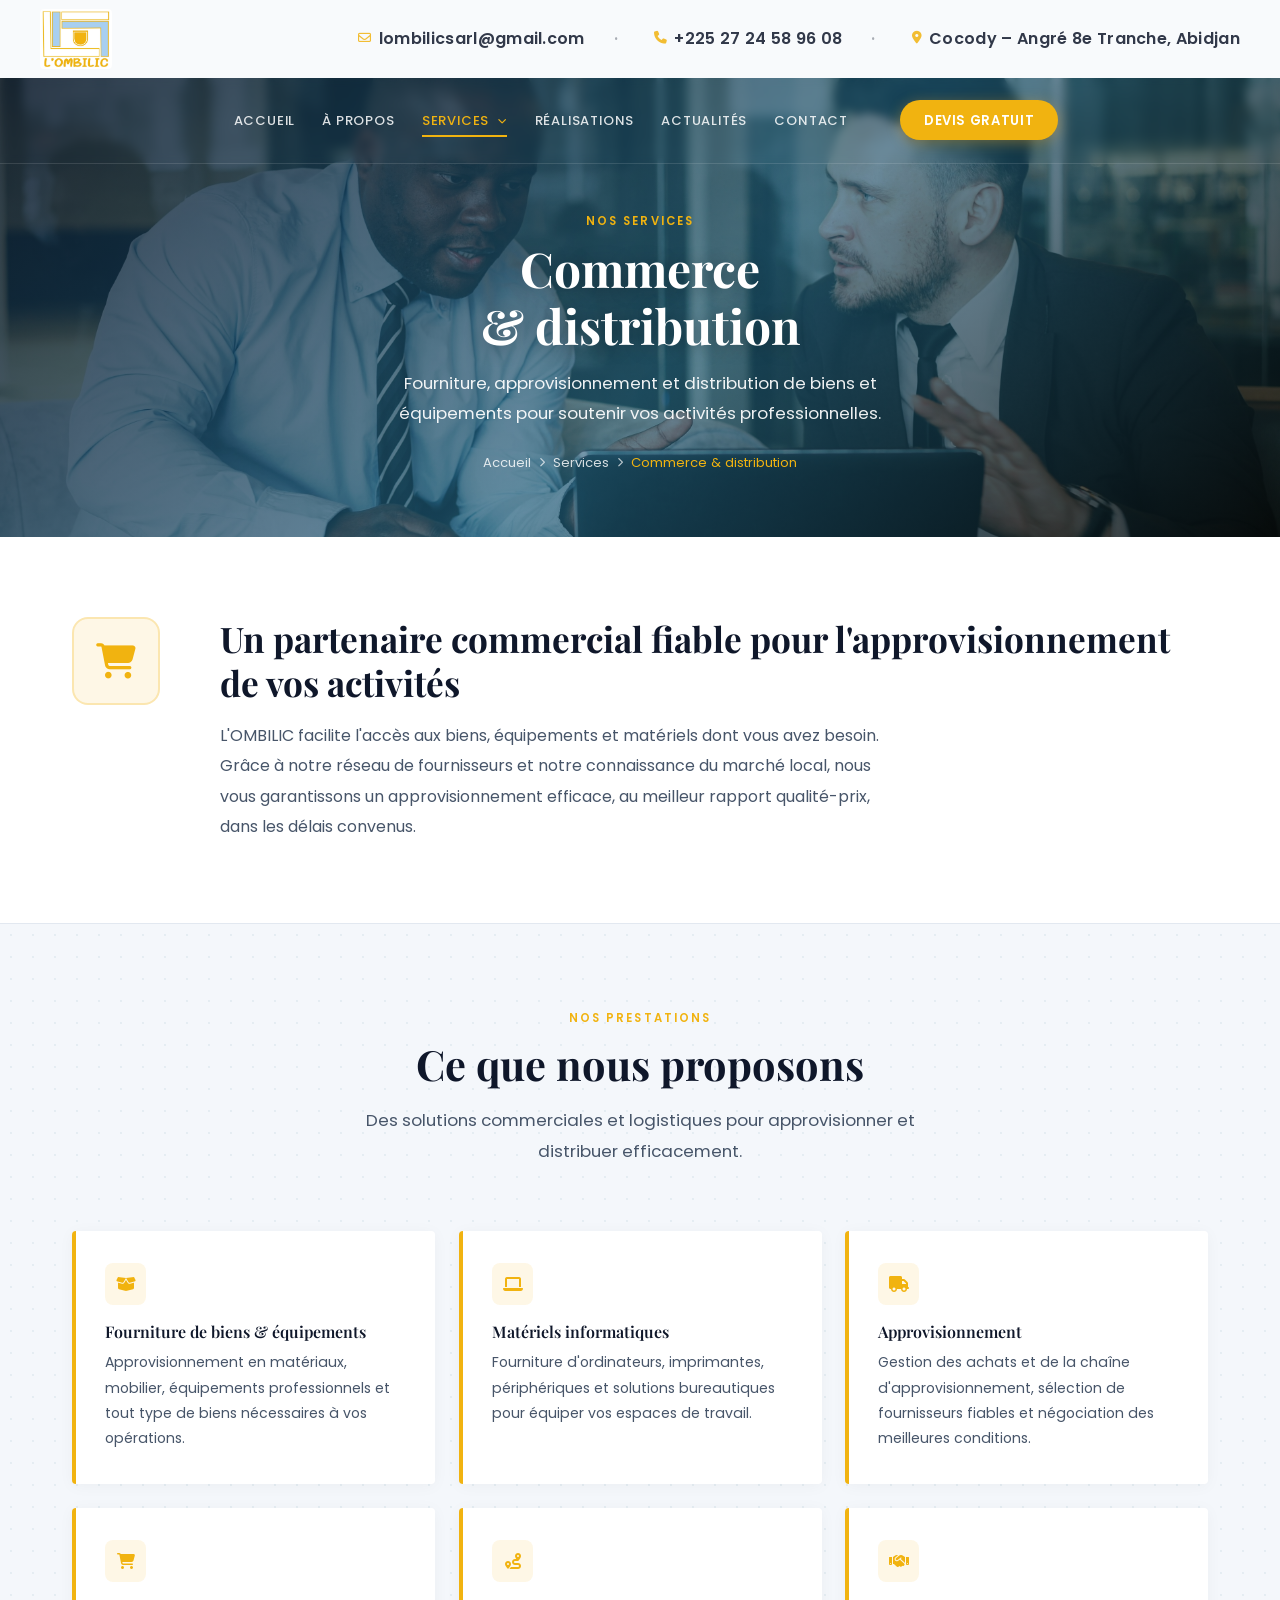
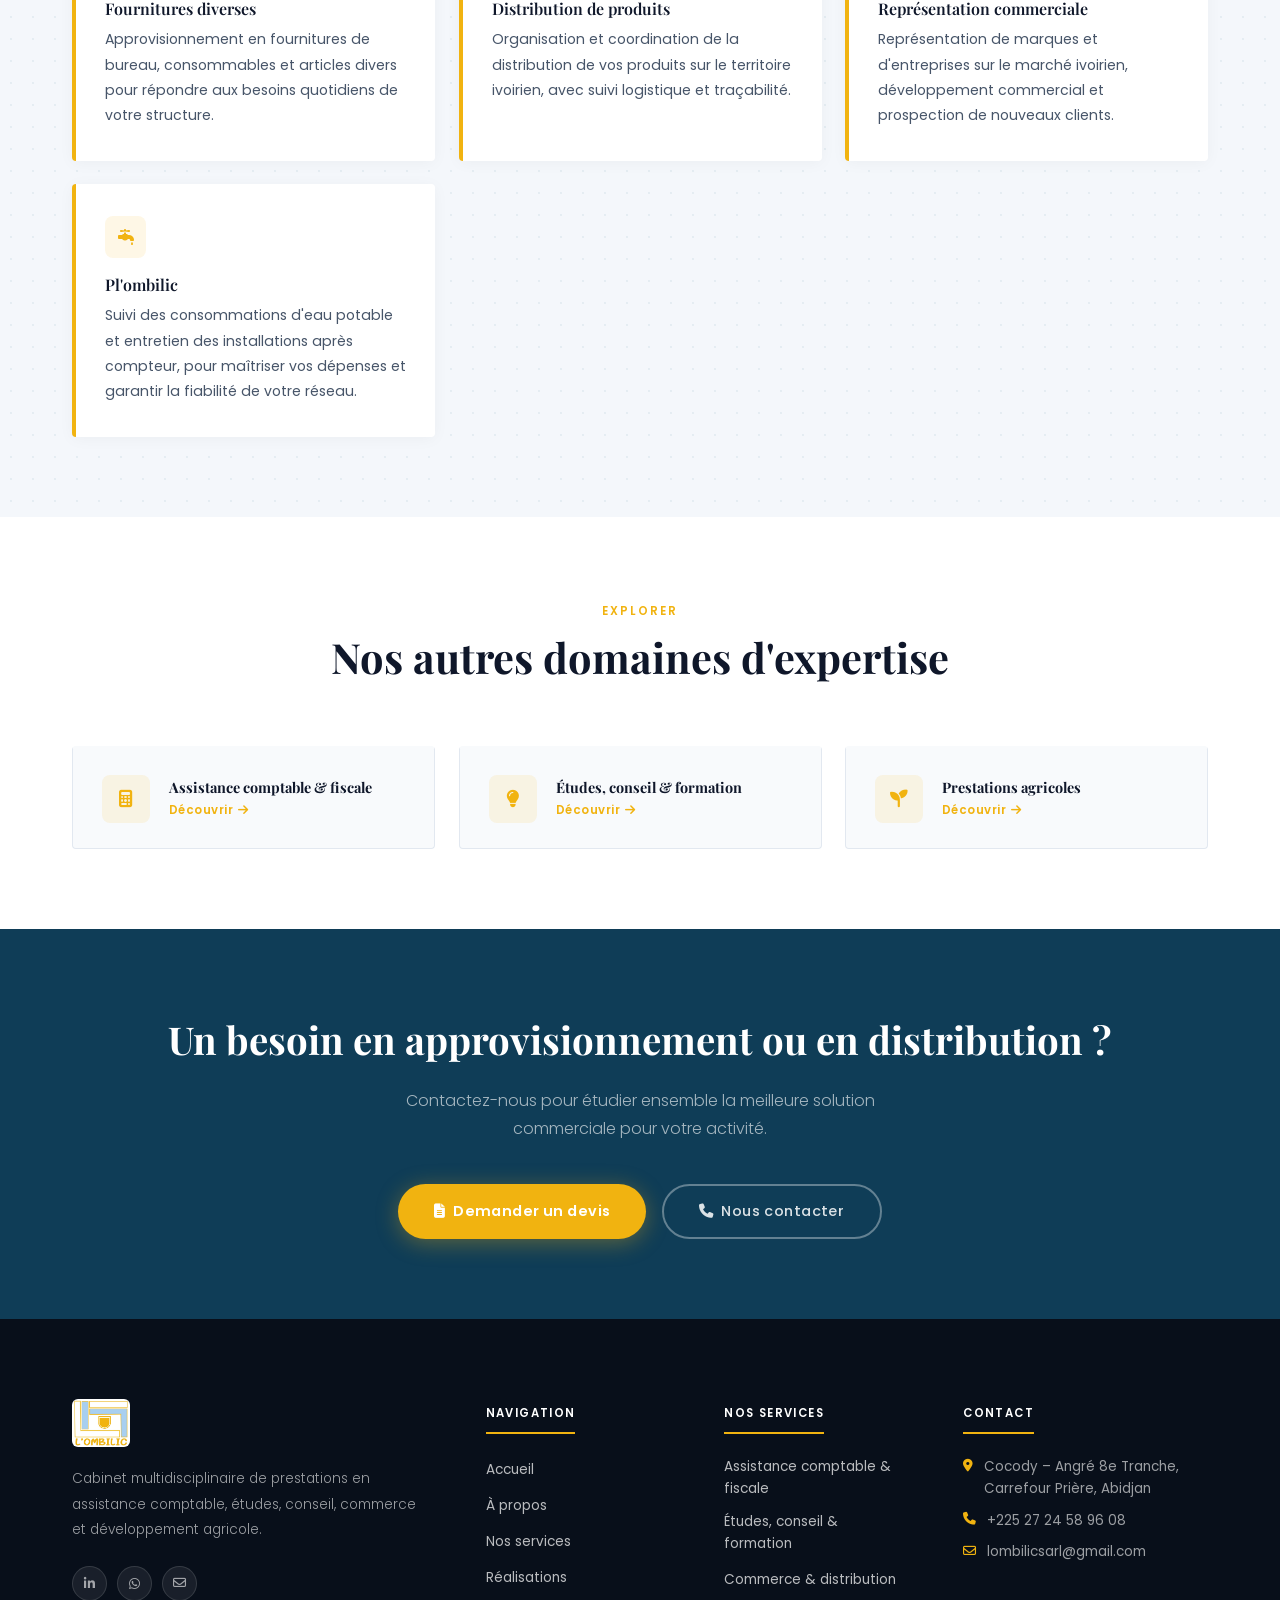
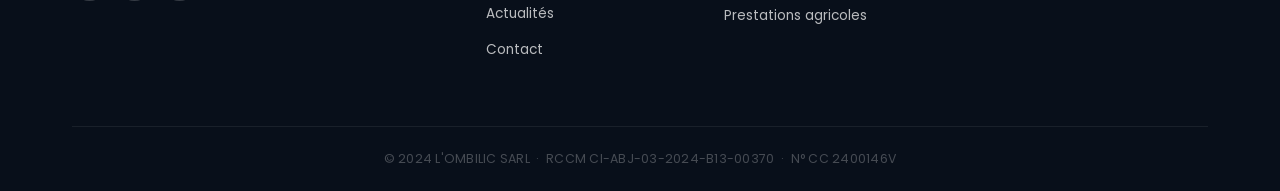
<file: services-commerce.html>
<!DOCTYPE html>
<html lang="fr">
<head>
  <meta charset="UTF-8">
  <meta name="viewport" content="width=device-width, initial-scale=1.0">
  <title>Commerce &amp; distribution – L'OMBILIC</title>
  <link rel="shortcut icon" href="assets/images/hero2.jpg" type="image/x-icon">
  <link rel="preconnect" href="https://fonts.googleapis.com">
  <link rel="preconnect" href="https://fonts.gstatic.com" crossorigin>
  <link href="https://fonts.googleapis.com/css2?family=Playfair+Display:ital,wght@0,600;0,700;1,600&family=Poppins:wght@300;400;500;600&display=swap" rel="stylesheet">
  <link rel="stylesheet" href="https://cdnjs.cloudflare.com/ajax/libs/font-awesome/6.5.2/css/all.min.css">
  <link rel="stylesheet" href="assets/css/style.css">
</head>
<body>

  <!-- TOPBAR -->
  <div class="topbar">
    <div class="topbar-inner">
      <div class="topbar-logo">
        <a href="index.html" aria-label="Retour à l'accueil"><img src="/assets/images/Logo_1.jpeg" alt="Logo L'OMBILIC" width="72"></a>
      </div>
      <div class="topbar-contacts">
        <span><i class="fa-regular fa-envelope"></i> lombilicsarl@gmail.com</span>
        <span><i class="fa-solid fa-phone"></i> +225 27 24 58 96 08</span>
        <span><i class="fa-solid fa-location-dot"></i> Cocody – Angré 8e Tranche, Abidjan</span>
      </div>
    </div>
  </div>

  <!-- PAGE BANNER -->
  <section class="page-banner">
    <div class="page-banner-bg"></div>
    <div class="hero-overlay"></div>

    <nav class="hero-nav" id="hero-nav">
      <button class="nav-hamburger" aria-label="Ouvrir le menu" onclick="document.getElementById('hero-nav').classList.toggle('open')">
        <i class="fa-solid fa-bars"></i>
      </button>
      <ul class="nav-links">
        <li><a href="index.html">Accueil</a></li>
        <li><a href="a-propos.html">À propos</a></li>
        <li class="has-dropdown">
          <a href="index.html#services" class="dropdown-toggle nav-active">Services <i class="fa-solid fa-chevron-down"></i></a>
          <ul class="nav-dropdown">
            <li><a href="services-comptable.html"><i class="fa-solid fa-calculator"></i> Assistance comptable &amp; fiscale</a></li>
            <li><a href="services-etudes.html"><i class="fa-solid fa-lightbulb"></i> Études, conseil &amp; formation</a></li>
            <li><a href="services-commerce.html" class="nav-active"><i class="fa-solid fa-cart-shopping"></i> Commerce &amp; distribution</a></li>
            <li><a href="services-agricole.html"><i class="fa-solid fa-seedling"></i> Prestations agricoles</a></li>
          </ul>
        </li>
        <li><a href="realisations.html">Réalisations</a></li>
        <li><a href="actualites.html">Actualités</a></li>
        <li><a href="contact.html">Contact</a></li>
      </ul>
      <a href="devis.html" class="nav-cta">Devis gratuit</a>
    </nav>

    <div class="page-banner-inner">
      <div class="container">
        <span class="section-label">Nos services</span>
        <h1>Commerce<br>&amp; distribution</h1>
        <p>Fourniture, approvisionnement et distribution de biens et équipements pour soutenir vos activités professionnelles.</p>
        <nav class="breadcrumb" aria-label="Fil d'Ariane">
          <a href="index.html">Accueil</a>
          <i class="fa-solid fa-chevron-right"></i>
          <a href="index.html#services">Services</a>
          <i class="fa-solid fa-chevron-right"></i>
          <span>Commerce &amp; distribution</span>
        </nav>
      </div>
    </div>
  </section>

  <!-- INTRO -->
  <section class="service-intro">
    <div class="container">
      <div class="service-intro-inner">
        <div class="service-intro-icon">
          <i class="fa-solid fa-cart-shopping"></i>
        </div>
        <div class="service-intro-text">
          <h2>Un partenaire commercial fiable pour l'approvisionnement de vos activités</h2>
          <p>L'OMBILIC facilite l'accès aux biens, équipements et matériels dont vous avez besoin. Grâce à notre réseau de fournisseurs et notre connaissance du marché local, nous vous garantissons un approvisionnement efficace, au meilleur rapport qualité-prix, dans les délais convenus.</p>
        </div>
      </div>
    </div>
  </section>

  <!-- PRESTATIONS -->
  <section class="service-prestations">
    <div class="container">
      <div class="section-header">
        <span class="section-label">Nos prestations</span>
        <h2>Ce que nous proposons</h2>
        <p class="section-sub">Des solutions commerciales et logistiques pour approvisionner et distribuer efficacement.</p>
      </div>
      <div class="prestations-grid">

        <div class="prestation-item">
          <div class="prestation-item-icon"><i class="fa-solid fa-box-open"></i></div>
          <h4>Fourniture de biens &amp; équipements</h4>
          <p>Approvisionnement en matériaux, mobilier, équipements professionnels et tout type de biens nécessaires à vos opérations.</p>
        </div>

        <div class="prestation-item">
          <div class="prestation-item-icon"><i class="fa-solid fa-laptop"></i></div>
          <h4>Matériels informatiques</h4>
          <p>Fourniture d'ordinateurs, imprimantes, périphériques et solutions bureautiques pour équiper vos espaces de travail.</p>
        </div>

        <div class="prestation-item">
          <div class="prestation-item-icon"><i class="fa-solid fa-truck"></i></div>
          <h4>Approvisionnement</h4>
          <p>Gestion des achats et de la chaîne d'approvisionnement, sélection de fournisseurs fiables et négociation des meilleures conditions.</p>
        </div>

        <div class="prestation-item">
          <div class="prestation-item-icon"><i class="fa-solid fa-cart-shopping"></i></div>
          <h4>Fournitures diverses</h4>
          <p>Approvisionnement en fournitures de bureau, consommables et articles divers pour répondre aux besoins quotidiens de votre structure.</p>
        </div>

        <div class="prestation-item">
          <div class="prestation-item-icon"><i class="fa-solid fa-route"></i></div>
          <h4>Distribution de produits</h4>
          <p>Organisation et coordination de la distribution de vos produits sur le territoire ivoirien, avec suivi logistique et traçabilité.</p>
        </div>

        <div class="prestation-item">
          <div class="prestation-item-icon"><i class="fa-solid fa-handshake"></i></div>
          <h4>Représentation commerciale</h4>
          <p>Représentation de marques et d'entreprises sur le marché ivoirien, développement commercial et prospection de nouveaux clients.</p>
        </div>

        <div class="prestation-item">
          <div class="prestation-item-icon"><i class="fa-solid fa-faucet-drip"></i></div>
          <h4>Pl'ombilic</h4>
          <p>Suivi des consommations d'eau potable et entretien des installations après compteur, pour maîtriser vos dépenses et garantir la fiabilité de votre réseau.</p>
        </div>

      </div>
    </div>
  </section>

  <!-- AUTRES SERVICES -->
  <section class="other-services">
    <div class="container">
      <div class="section-header">
        <span class="section-label">Explorer</span>
        <h2>Nos autres domaines d'expertise</h2>
      </div>
      <div class="other-services-grid">
        <a href="services-comptable.html" class="other-service-card">
          <div class="other-service-card-icon"><i class="fa-solid fa-calculator"></i></div>
          <div>
            <h4>Assistance comptable &amp; fiscale</h4>
            <span>Découvrir <i class="fa-solid fa-arrow-right"></i></span>
          </div>
        </a>
        <a href="services-etudes.html" class="other-service-card">
          <div class="other-service-card-icon"><i class="fa-solid fa-lightbulb"></i></div>
          <div>
            <h4>Études, conseil &amp; formation</h4>
            <span>Découvrir <i class="fa-solid fa-arrow-right"></i></span>
          </div>
        </a>
        <a href="services-agricole.html" class="other-service-card">
          <div class="other-service-card-icon"><i class="fa-solid fa-seedling"></i></div>
          <div>
            <h4>Prestations agricoles</h4>
            <span>Découvrir <i class="fa-solid fa-arrow-right"></i></span>
          </div>
        </a>
      </div>
    </div>
  </section>

  <!-- CTA -->
  <section class="service-cta">
    <div class="container">
      <h2>Un besoin en approvisionnement ou en distribution ?</h2>
      <p>Contactez-nous pour étudier ensemble la meilleure solution commerciale pour votre activité.</p>
      <div class="service-cta-btns">
        <a href="devis.html" class="btn-primary-light"><i class="fa-solid fa-file-lines"></i> Demander un devis</a>
        <a href="contact.html" class="btn-outline-light"><i class="fa-solid fa-phone"></i> Nous contacter</a>
      </div>
    </div>
  </section>

  <!-- FOOTER -->
  <footer class="site-footer">
    <div class="container">
      <div class="footer-grid">
        <div class="footer-brand">
          <a href="index.html" aria-label="Retour à l'accueil"><img src="/assets/images/Logo_1.jpeg" alt="L'OMBILIC" width="58"></a>
          <p>Cabinet multidisciplinaire de prestations en assistance comptable, études, conseil, commerce et développement agricole.</p>
          <div class="footer-social">
            <a href="#" aria-label="LinkedIn"><i class="fa-brands fa-linkedin-in"></i></a>
            <a href="#" aria-label="WhatsApp"><i class="fa-brands fa-whatsapp"></i></a>
            <a href="mailto:lombilicsarl@gmail.com" aria-label="Email"><i class="fa-regular fa-envelope"></i></a>
          </div>
        </div>
        <div class="footer-col">
          <h4>Navigation</h4>
          <ul>
            <li><a href="index.html">Accueil</a></li>
            <li><a href="a-propos.html">À propos</a></li>
            <li><a href="index.html#services">Nos services</a></li>
            <li><a href="realisations.html">Réalisations</a></li>
            <li><a href="actualites.html">Actualités</a></li>
            <li><a href="contact.html">Contact</a></li>
          </ul>
        </div>
        <div class="footer-col">
          <h4>Nos services</h4>
          <ul>
            <li><a href="services-comptable.html">Assistance comptable &amp; fiscale</a></li>
            <li><a href="services-etudes.html">Études, conseil &amp; formation</a></li>
            <li><a href="services-commerce.html">Commerce &amp; distribution</a></li>
            <li><a href="services-agricole.html">Prestations agricoles</a></li>
          </ul>
        </div>
        <div class="footer-col">
          <h4>Contact</h4>
          <ul class="footer-contact">
            <li><i class="fa-solid fa-location-dot"></i> Cocody – Angré 8e Tranche,<br>Carrefour Prière, Abidjan</li>
            <li><i class="fa-solid fa-phone"></i> +225 27 24 58 96 08</li>
            <li><i class="fa-regular fa-envelope"></i> lombilicsarl@gmail.com</li>
          </ul>
        </div>
      </div>
      <div class="footer-bottom">
        <p>© 2024 L'OMBILIC SARL &nbsp;·&nbsp; RCCM CI-ABJ-03-2024-B13-00370 &nbsp;·&nbsp; N° CC 2400146V</p>
      </div>
    </div>
  </footer>


  <script src="assets/js/reveal.js" defer></script>
</body>
</html>
</file>
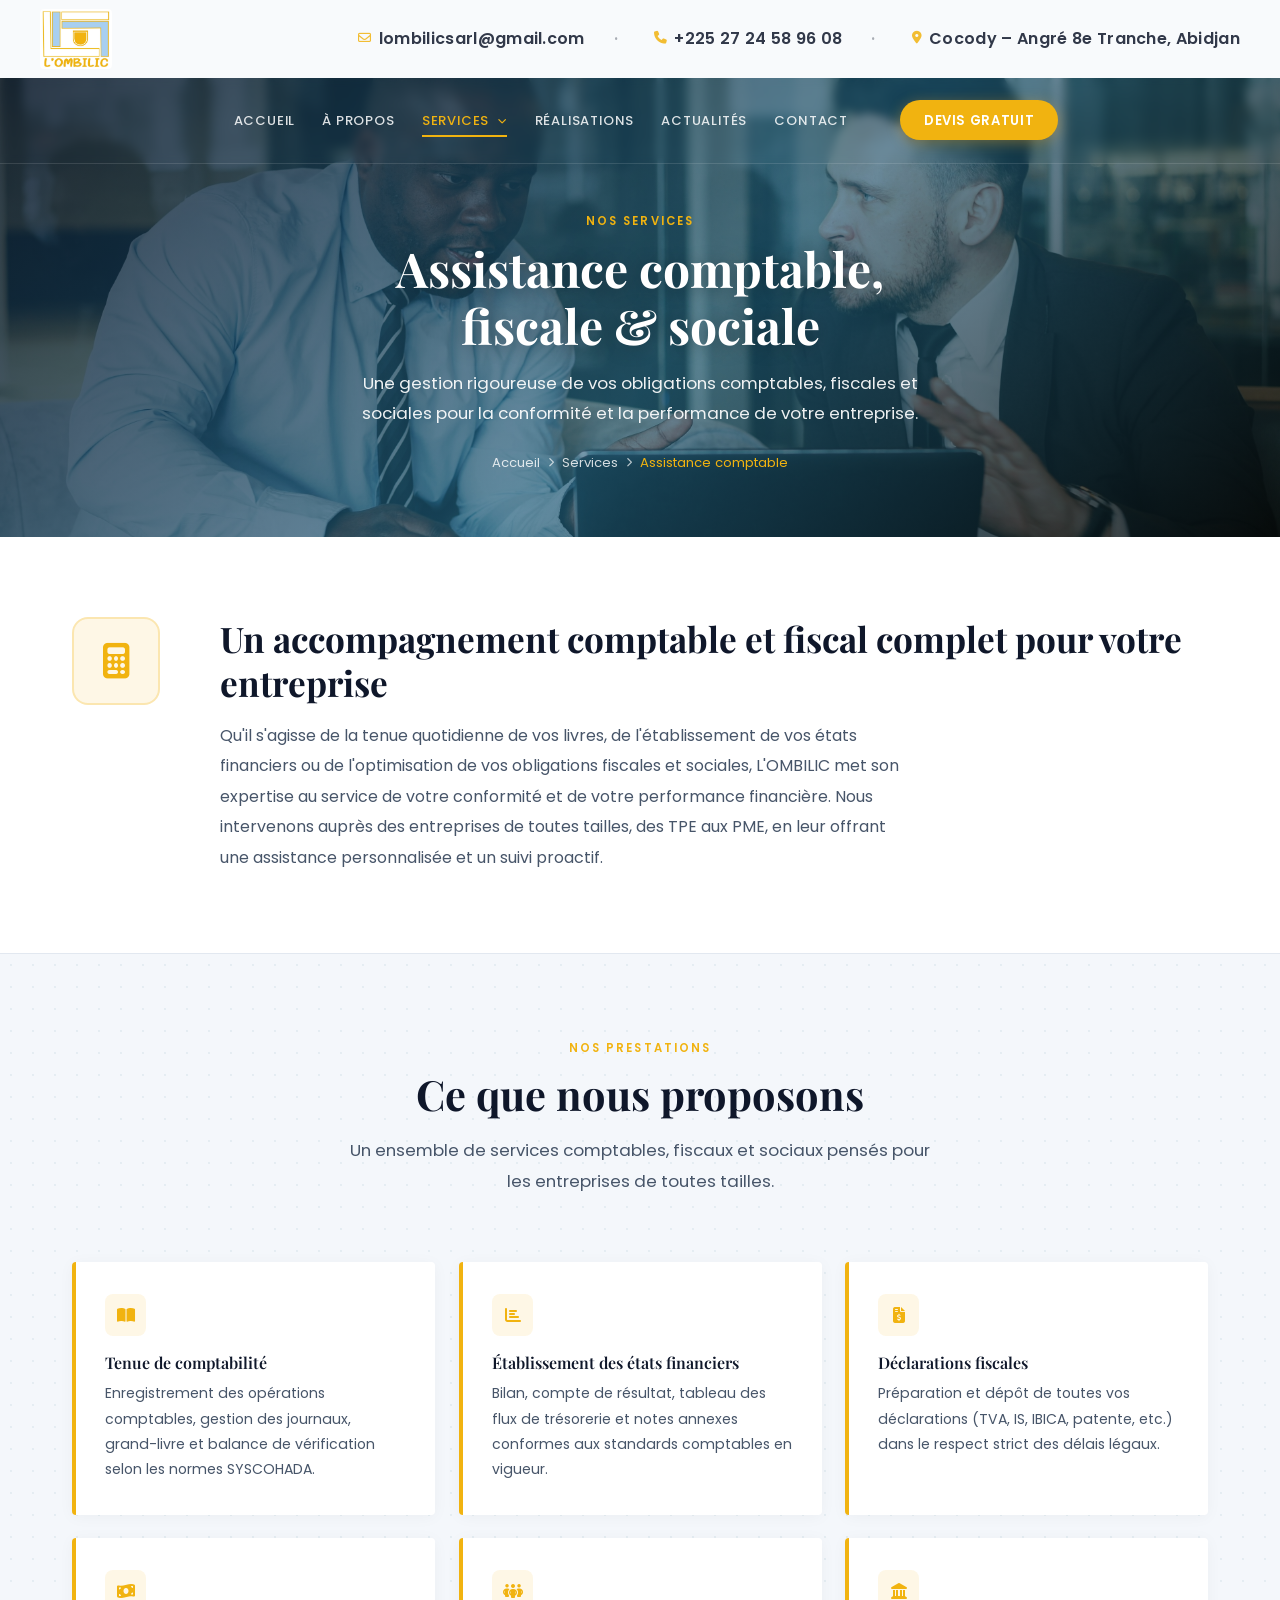
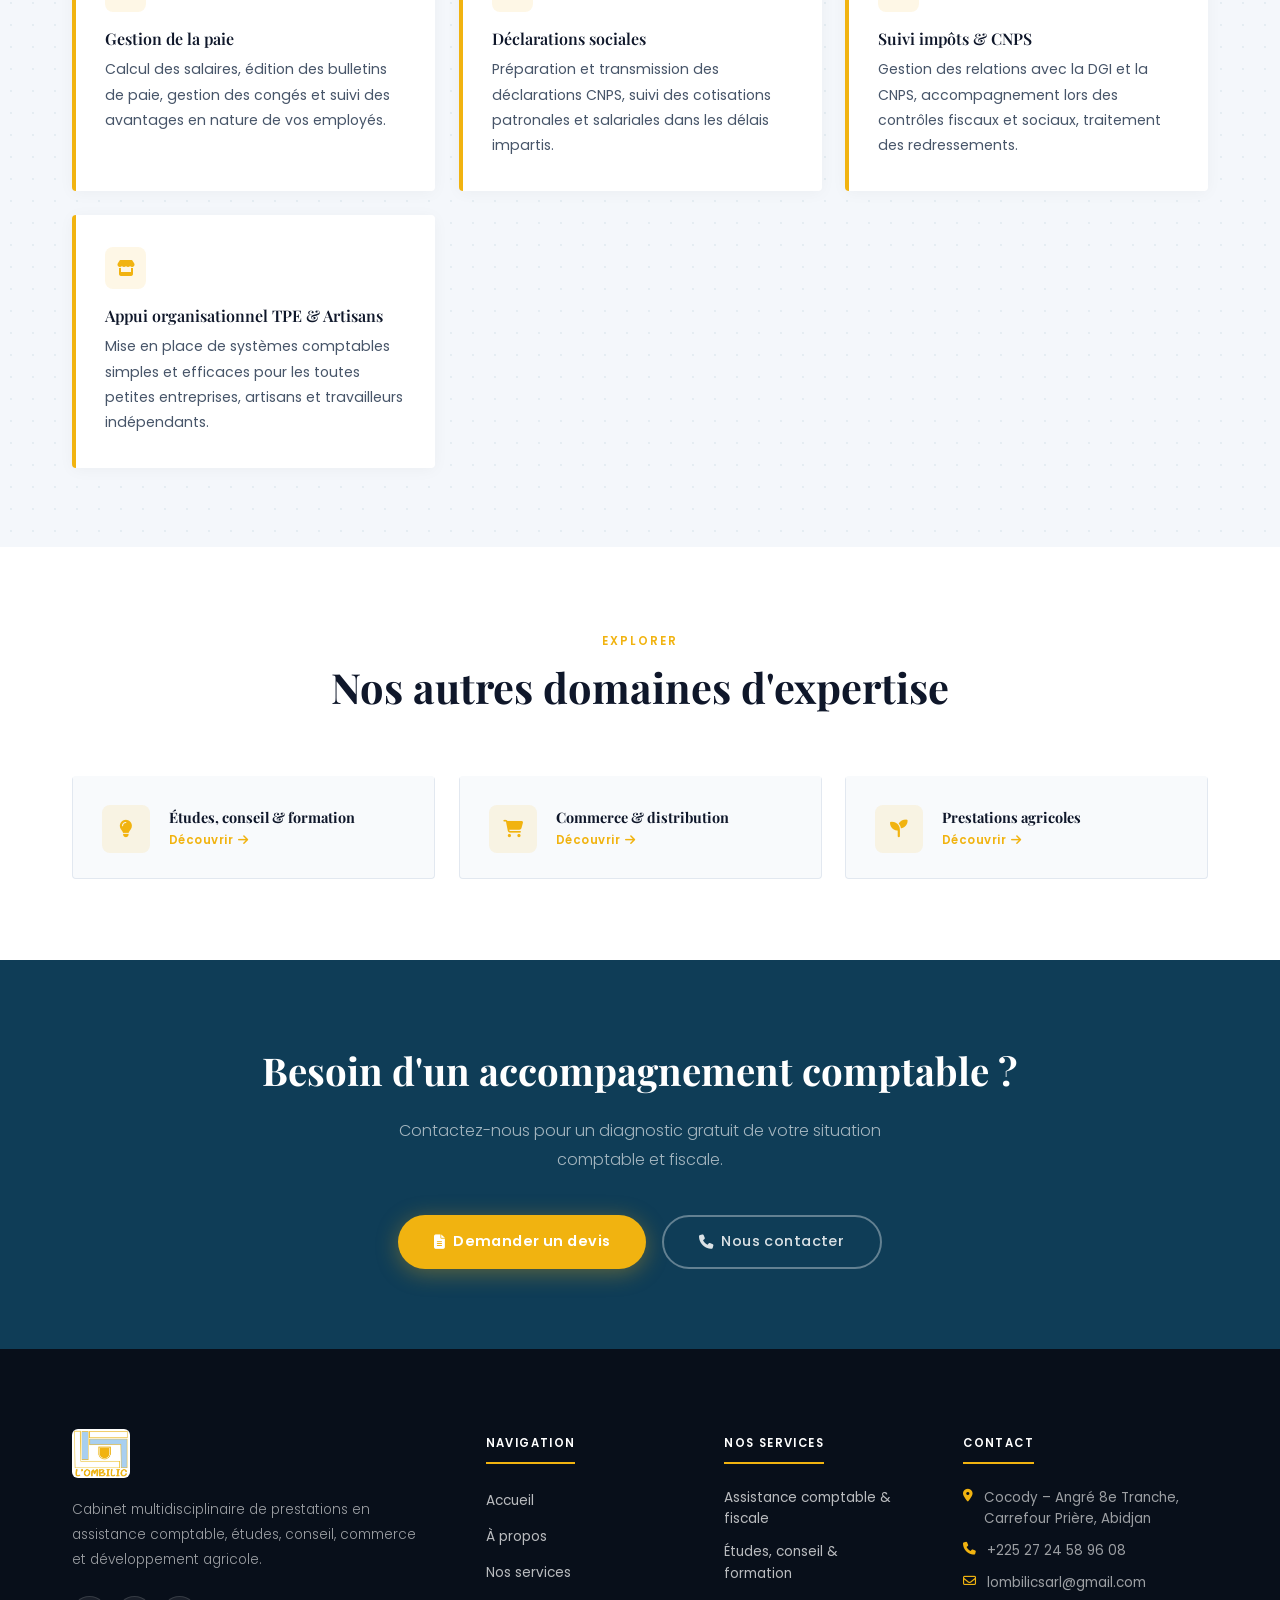
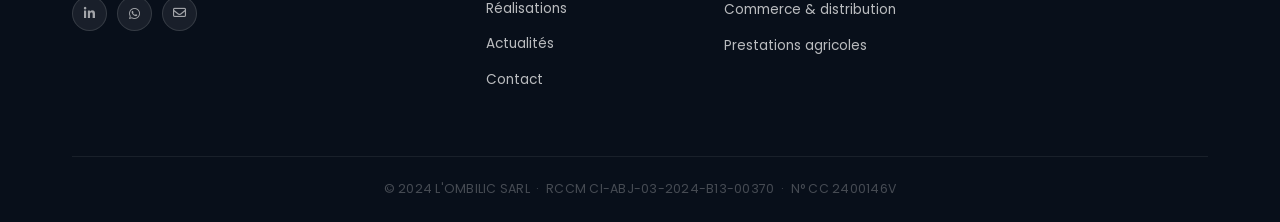
<file: services-comptable.html>
<!DOCTYPE html>
<html lang="fr">
<head>
  <meta charset="UTF-8">
  <meta name="viewport" content="width=device-width, initial-scale=1.0">
  <title>Assistance comptable, fiscale &amp; sociale – L'OMBILIC</title>
  <link rel="shortcut icon" href="assets/images/hero2.jpg" type="image/x-icon">
  <link rel="preconnect" href="https://fonts.googleapis.com">
  <link rel="preconnect" href="https://fonts.gstatic.com" crossorigin>
  <link href="https://fonts.googleapis.com/css2?family=Playfair+Display:ital,wght@0,600;0,700;1,600&family=Poppins:wght@300;400;500;600&display=swap" rel="stylesheet">
  <link rel="stylesheet" href="https://cdnjs.cloudflare.com/ajax/libs/font-awesome/6.5.2/css/all.min.css">
  <link rel="stylesheet" href="assets/css/style.css">
</head>
<body>

  <!-- TOPBAR -->
  <div class="topbar">
    <div class="topbar-inner">
      <div class="topbar-logo">
        <a href="index.html" aria-label="Retour à l'accueil"><img src="/assets/images/Logo_1.jpeg" alt="Logo L'OMBILIC" width="72"></a>
      </div>
      <div class="topbar-contacts">
        <span><i class="fa-regular fa-envelope"></i> lombilicsarl@gmail.com</span>
        <span><i class="fa-solid fa-phone"></i> +225 27 24 58 96 08</span>
        <span><i class="fa-solid fa-location-dot"></i> Cocody – Angré 8e Tranche, Abidjan</span>
      </div>
    </div>
  </div>

  <!-- PAGE BANNER -->
  <section class="page-banner">
    <div class="page-banner-bg"></div>
    <div class="hero-overlay"></div>

    <nav class="hero-nav" id="hero-nav">
      <button class="nav-hamburger" aria-label="Ouvrir le menu" onclick="document.getElementById('hero-nav').classList.toggle('open')">
        <i class="fa-solid fa-bars"></i>
      </button>
      <ul class="nav-links">
        <li><a href="index.html">Accueil</a></li>
        <li><a href="a-propos.html">À propos</a></li>
        <li class="has-dropdown">
          <a href="index.html#services" class="dropdown-toggle nav-active">Services <i class="fa-solid fa-chevron-down"></i></a>
          <ul class="nav-dropdown">
            <li><a href="services-comptable.html" class="nav-active"><i class="fa-solid fa-calculator"></i> Assistance comptable &amp; fiscale</a></li>
            <li><a href="services-etudes.html"><i class="fa-solid fa-lightbulb"></i> Études, conseil &amp; formation</a></li>
            <li><a href="services-commerce.html"><i class="fa-solid fa-cart-shopping"></i> Commerce &amp; distribution</a></li>
            <li><a href="services-agricole.html"><i class="fa-solid fa-seedling"></i> Prestations agricoles</a></li>
          </ul>
        </li>
        <li><a href="realisations.html">Réalisations</a></li>
        <li><a href="actualites.html">Actualités</a></li>
        <li><a href="contact.html">Contact</a></li>
      </ul>
      <a href="devis.html" class="nav-cta">Devis gratuit</a>
    </nav>

    <div class="page-banner-inner">
      <div class="container">
        <span class="section-label">Nos services</span>
        <h1>Assistance comptable,<br>fiscale &amp; sociale</h1>
        <p>Une gestion rigoureuse de vos obligations comptables, fiscales et sociales pour la conformité et la performance de votre entreprise.</p>
        <nav class="breadcrumb" aria-label="Fil d'Ariane">
          <a href="index.html">Accueil</a>
          <i class="fa-solid fa-chevron-right"></i>
          <a href="index.html#services">Services</a>
          <i class="fa-solid fa-chevron-right"></i>
          <span>Assistance comptable</span>
        </nav>
      </div>
    </div>
  </section>

  <!-- INTRO -->
  <section class="service-intro">
    <div class="container">
      <div class="service-intro-inner">
        <div class="service-intro-icon">
          <i class="fa-solid fa-calculator"></i>
        </div>
        <div class="service-intro-text">
          <h2>Un accompagnement comptable et fiscal complet pour votre entreprise</h2>
          <p>Qu'il s'agisse de la tenue quotidienne de vos livres, de l'établissement de vos états financiers ou de l'optimisation de vos obligations fiscales et sociales, L'OMBILIC met son expertise au service de votre conformité et de votre performance financière. Nous intervenons auprès des entreprises de toutes tailles, des TPE aux PME, en leur offrant une assistance personnalisée et un suivi proactif.</p>
        </div>
      </div>
    </div>
  </section>

  <!-- PRESTATIONS -->
  <section class="service-prestations">
    <div class="container">
      <div class="section-header">
        <span class="section-label">Nos prestations</span>
        <h2>Ce que nous proposons</h2>
        <p class="section-sub">Un ensemble de services comptables, fiscaux et sociaux pensés pour les entreprises de toutes tailles.</p>
      </div>
      <div class="prestations-grid">

        <div class="prestation-item">
          <div class="prestation-item-icon"><i class="fa-solid fa-book-open"></i></div>
          <h4>Tenue de comptabilité</h4>
          <p>Enregistrement des opérations comptables, gestion des journaux, grand-livre et balance de vérification selon les normes SYSCOHADA.</p>
        </div>

        <div class="prestation-item">
          <div class="prestation-item-icon"><i class="fa-solid fa-chart-bar"></i></div>
          <h4>Établissement des états financiers</h4>
          <p>Bilan, compte de résultat, tableau des flux de trésorerie et notes annexes conformes aux standards comptables en vigueur.</p>
        </div>

        <div class="prestation-item">
          <div class="prestation-item-icon"><i class="fa-solid fa-file-invoice-dollar"></i></div>
          <h4>Déclarations fiscales</h4>
          <p>Préparation et dépôt de toutes vos déclarations (TVA, IS, IBICA, patente, etc.) dans le respect strict des délais légaux.</p>
        </div>

        <div class="prestation-item">
          <div class="prestation-item-icon"><i class="fa-solid fa-money-bill-wave"></i></div>
          <h4>Gestion de la paie</h4>
          <p>Calcul des salaires, édition des bulletins de paie, gestion des congés et suivi des avantages en nature de vos employés.</p>
        </div>

        <div class="prestation-item">
          <div class="prestation-item-icon"><i class="fa-solid fa-people-group"></i></div>
          <h4>Déclarations sociales</h4>
          <p>Préparation et transmission des déclarations CNPS, suivi des cotisations patronales et salariales dans les délais impartis.</p>
        </div>

        <div class="prestation-item">
          <div class="prestation-item-icon"><i class="fa-solid fa-landmark"></i></div>
          <h4>Suivi impôts &amp; CNPS</h4>
          <p>Gestion des relations avec la DGI et la CNPS, accompagnement lors des contrôles fiscaux et sociaux, traitement des redressements.</p>
        </div>

        <div class="prestation-item">
          <div class="prestation-item-icon"><i class="fa-solid fa-store"></i></div>
          <h4>Appui organisationnel TPE &amp; Artisans</h4>
          <p>Mise en place de systèmes comptables simples et efficaces pour les toutes petites entreprises, artisans et travailleurs indépendants.</p>
        </div>

      </div>
    </div>
  </section>

  <!-- AUTRES SERVICES -->
  <section class="other-services">
    <div class="container">
      <div class="section-header">
        <span class="section-label">Explorer</span>
        <h2>Nos autres domaines d'expertise</h2>
      </div>
      <div class="other-services-grid">
        <a href="services-etudes.html" class="other-service-card">
          <div class="other-service-card-icon"><i class="fa-solid fa-lightbulb"></i></div>
          <div>
            <h4>Études, conseil &amp; formation</h4>
            <span>Découvrir <i class="fa-solid fa-arrow-right"></i></span>
          </div>
        </a>
        <a href="services-commerce.html" class="other-service-card">
          <div class="other-service-card-icon"><i class="fa-solid fa-cart-shopping"></i></div>
          <div>
            <h4>Commerce &amp; distribution</h4>
            <span>Découvrir <i class="fa-solid fa-arrow-right"></i></span>
          </div>
        </a>
        <a href="services-agricole.html" class="other-service-card">
          <div class="other-service-card-icon"><i class="fa-solid fa-seedling"></i></div>
          <div>
            <h4>Prestations agricoles</h4>
            <span>Découvrir <i class="fa-solid fa-arrow-right"></i></span>
          </div>
        </a>
      </div>
    </div>
  </section>

  <!-- CTA -->
  <section class="service-cta">
    <div class="container">
      <h2>Besoin d'un accompagnement comptable ?</h2>
      <p>Contactez-nous pour un diagnostic gratuit de votre situation comptable et fiscale.</p>
      <div class="service-cta-btns">
        <a href="devis.html" class="btn-primary-light"><i class="fa-solid fa-file-lines"></i> Demander un devis</a>
        <a href="contact.html" class="btn-outline-light"><i class="fa-solid fa-phone"></i> Nous contacter</a>
      </div>
    </div>
  </section>

  <!-- FOOTER -->
  <footer class="site-footer">
    <div class="container">
      <div class="footer-grid">
        <div class="footer-brand">
          <a href="index.html" aria-label="Retour à l'accueil"><img src="/assets/images/Logo_1.jpeg" alt="L'OMBILIC" width="58"></a>
          <p>Cabinet multidisciplinaire de prestations en assistance comptable, études, conseil, commerce et développement agricole.</p>
          <div class="footer-social">
            <a href="#" aria-label="LinkedIn"><i class="fa-brands fa-linkedin-in"></i></a>
            <a href="#" aria-label="WhatsApp"><i class="fa-brands fa-whatsapp"></i></a>
            <a href="mailto:lombilicsarl@gmail.com" aria-label="Email"><i class="fa-regular fa-envelope"></i></a>
          </div>
        </div>
        <div class="footer-col">
          <h4>Navigation</h4>
          <ul>
            <li><a href="index.html">Accueil</a></li>
            <li><a href="a-propos.html">À propos</a></li>
            <li><a href="index.html#services">Nos services</a></li>
            <li><a href="realisations.html">Réalisations</a></li>
            <li><a href="actualites.html">Actualités</a></li>
            <li><a href="contact.html">Contact</a></li>
          </ul>
        </div>
        <div class="footer-col">
          <h4>Nos services</h4>
          <ul>
            <li><a href="services-comptable.html">Assistance comptable &amp; fiscale</a></li>
            <li><a href="services-etudes.html">Études, conseil &amp; formation</a></li>
            <li><a href="services-commerce.html">Commerce &amp; distribution</a></li>
            <li><a href="services-agricole.html">Prestations agricoles</a></li>
          </ul>
        </div>
        <div class="footer-col">
          <h4>Contact</h4>
          <ul class="footer-contact">
            <li><i class="fa-solid fa-location-dot"></i> Cocody – Angré 8e Tranche,<br>Carrefour Prière, Abidjan</li>
            <li><i class="fa-solid fa-phone"></i> +225 27 24 58 96 08</li>
            <li><i class="fa-regular fa-envelope"></i> lombilicsarl@gmail.com</li>
          </ul>
        </div>
      </div>
      <div class="footer-bottom">
        <p>© 2024 L'OMBILIC SARL &nbsp;·&nbsp; RCCM CI-ABJ-03-2024-B13-00370 &nbsp;·&nbsp; N° CC 2400146V</p>
      </div>
    </div>
  </footer>


  <script src="assets/js/reveal.js" defer></script>
</body>
</html>
</file>
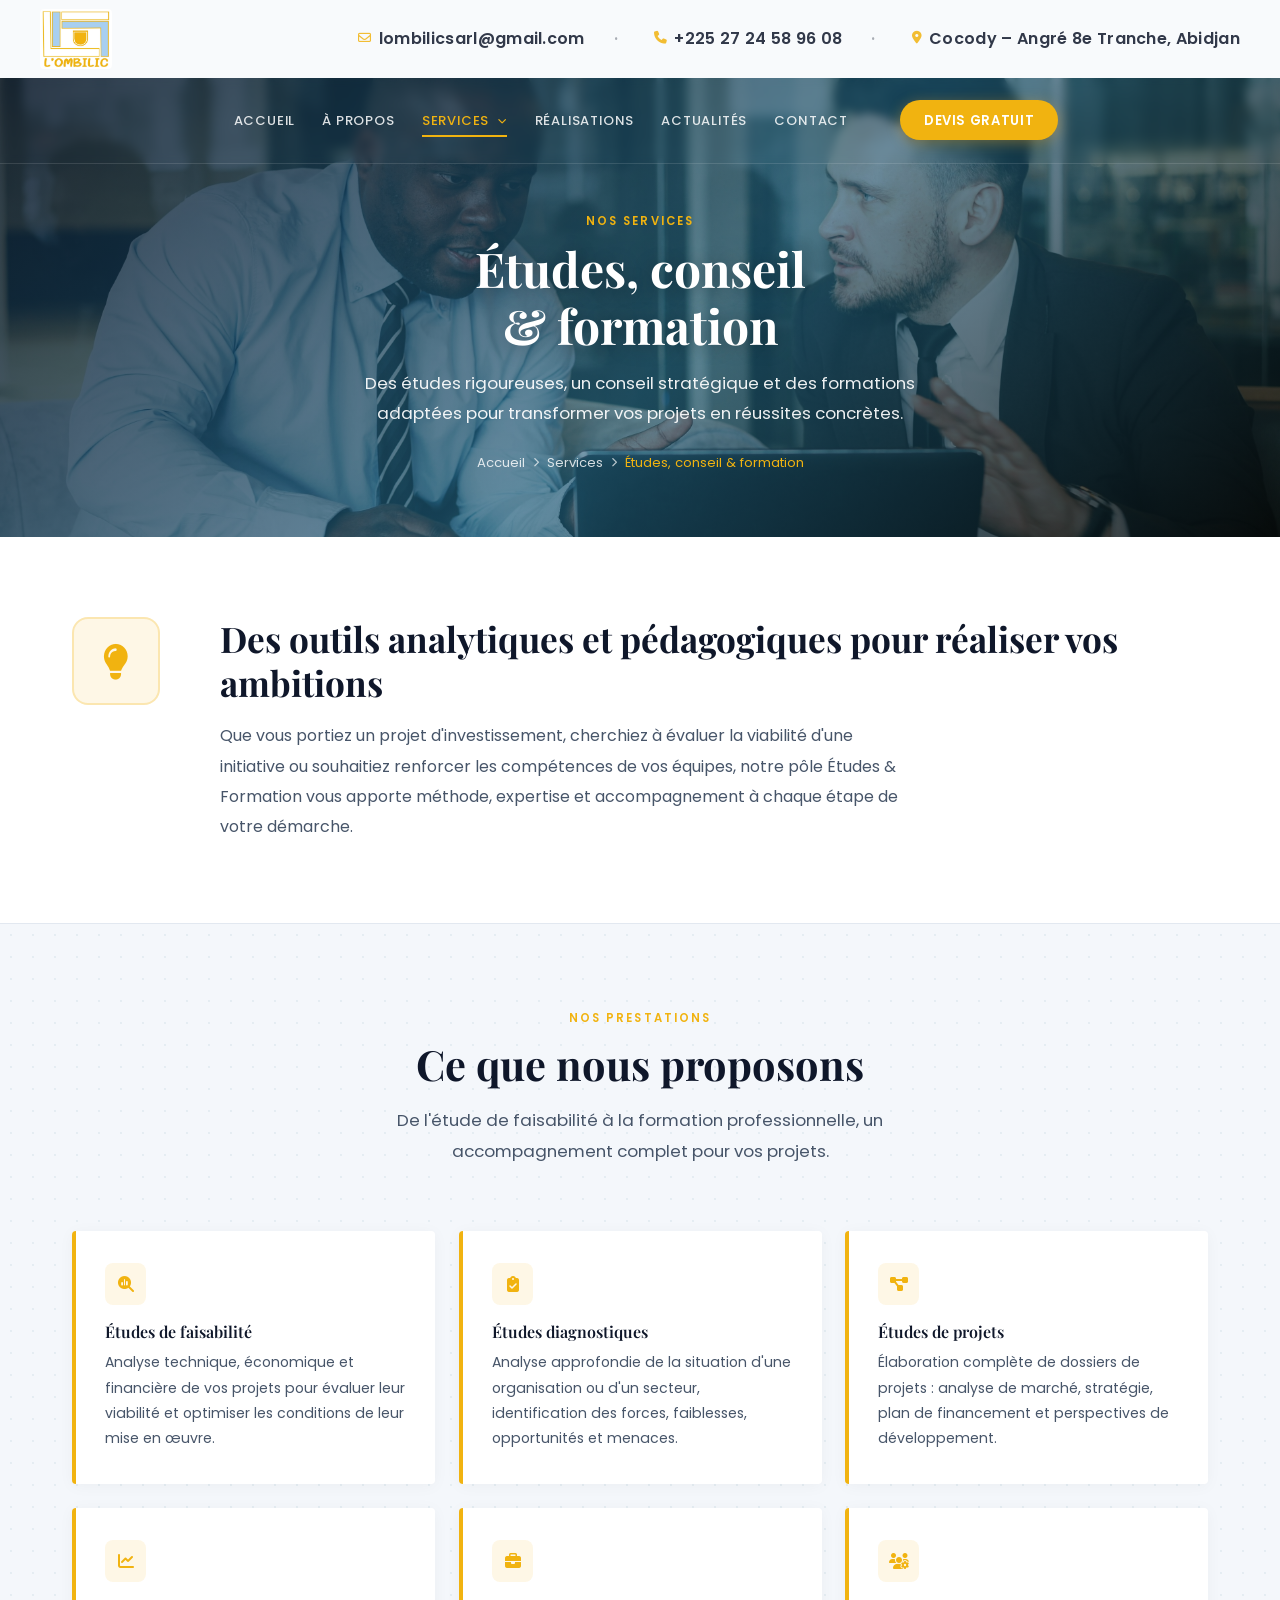
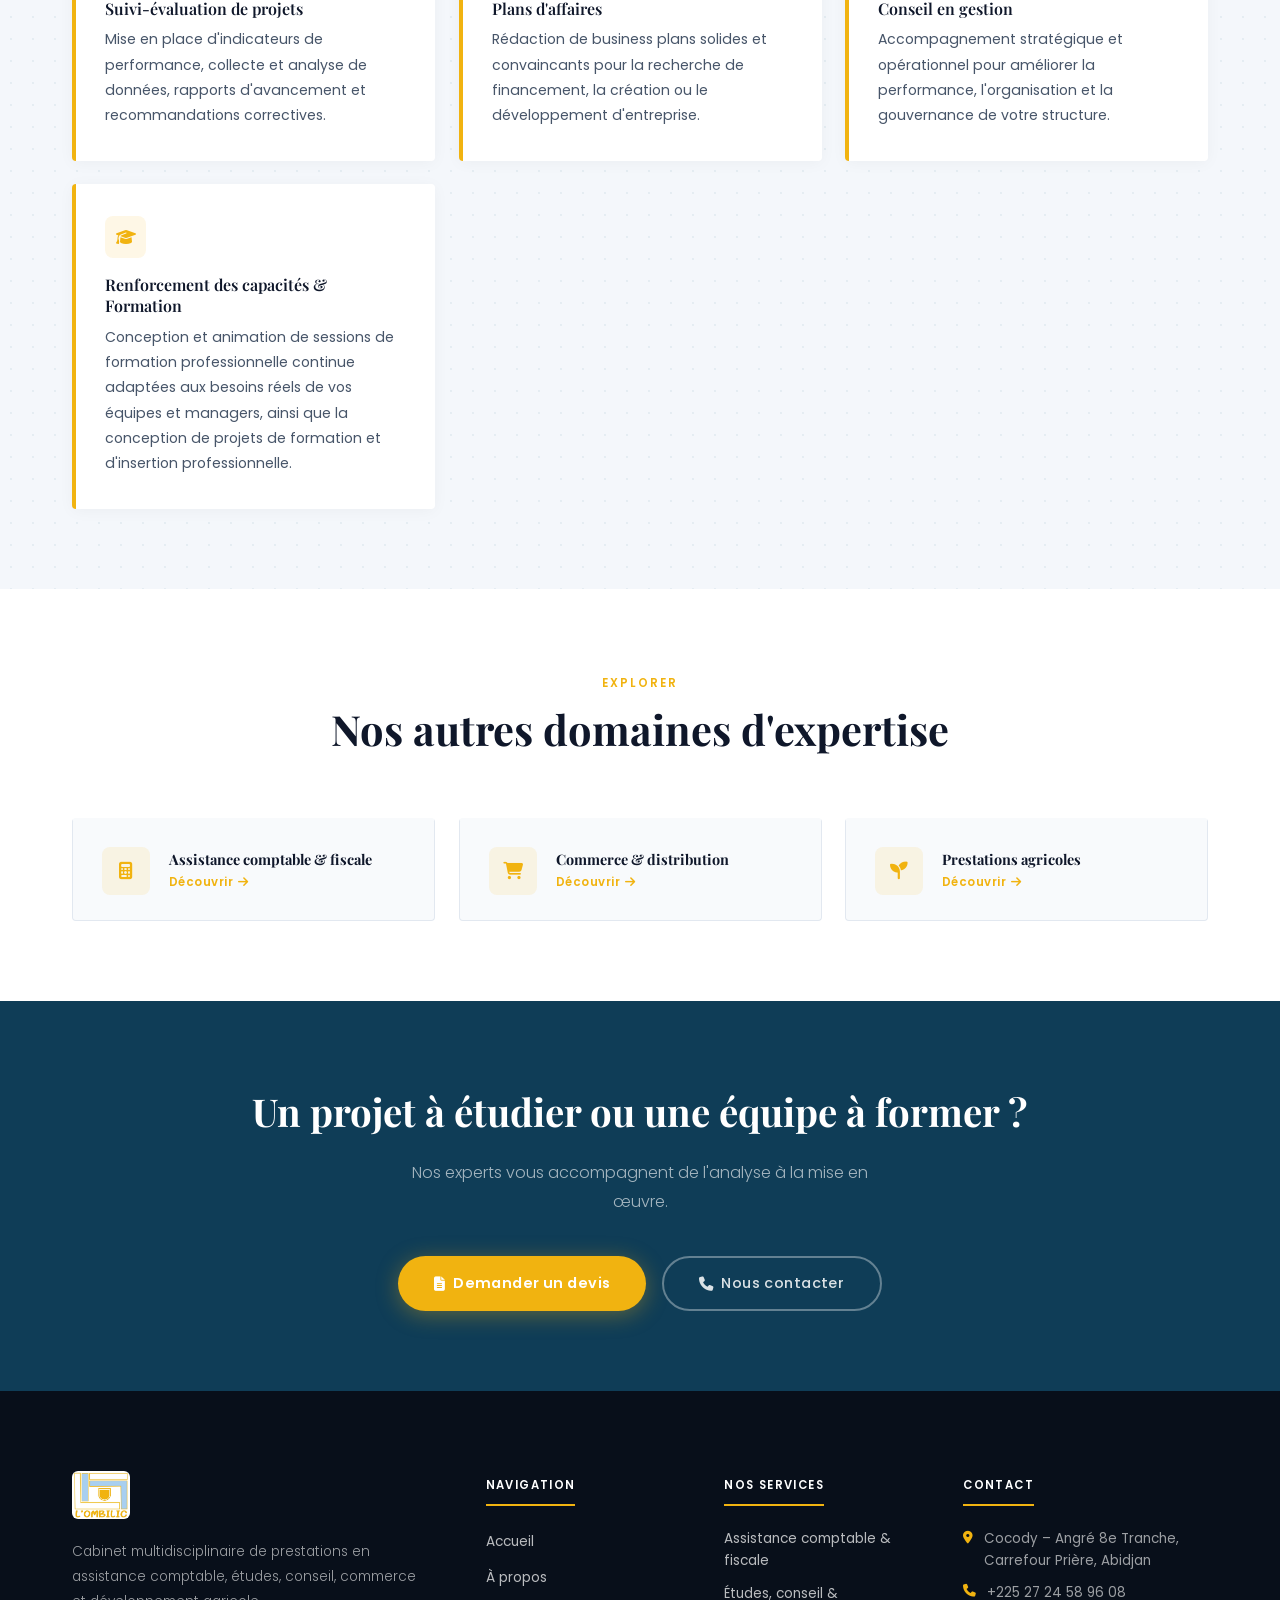
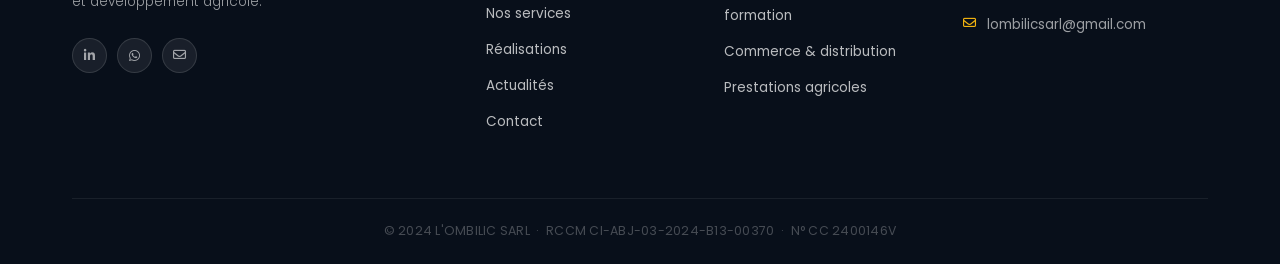
<file: services-etudes.html>
<!DOCTYPE html>
<html lang="fr">
<head>
  <meta charset="UTF-8">
  <meta name="viewport" content="width=device-width, initial-scale=1.0">
  <title>Études, conseil &amp; formation – L'OMBILIC</title>
  <link rel="shortcut icon" href="assets/images/hero2.jpg" type="image/x-icon">
  <link rel="preconnect" href="https://fonts.googleapis.com">
  <link rel="preconnect" href="https://fonts.gstatic.com" crossorigin>
  <link href="https://fonts.googleapis.com/css2?family=Playfair+Display:ital,wght@0,600;0,700;1,600&family=Poppins:wght@300;400;500;600&display=swap" rel="stylesheet">
  <link rel="stylesheet" href="https://cdnjs.cloudflare.com/ajax/libs/font-awesome/6.5.2/css/all.min.css">
  <link rel="stylesheet" href="assets/css/style.css">
</head>
<body>

  <!-- TOPBAR -->
  <div class="topbar">
    <div class="topbar-inner">
      <div class="topbar-logo">
        <a href="index.html" aria-label="Retour à l'accueil"><img src="/assets/images/Logo_1.jpeg" alt="Logo L'OMBILIC" width="72"></a>
      </div>
      <div class="topbar-contacts">
        <span><i class="fa-regular fa-envelope"></i> lombilicsarl@gmail.com</span>
        <span><i class="fa-solid fa-phone"></i> +225 27 24 58 96 08</span>
        <span><i class="fa-solid fa-location-dot"></i> Cocody – Angré 8e Tranche, Abidjan</span>
      </div>
    </div>
  </div>

  <!-- PAGE BANNER -->
  <section class="page-banner">
    <div class="page-banner-bg"></div>
    <div class="hero-overlay"></div>

    <nav class="hero-nav" id="hero-nav">
      <button class="nav-hamburger" aria-label="Ouvrir le menu" onclick="document.getElementById('hero-nav').classList.toggle('open')">
        <i class="fa-solid fa-bars"></i>
      </button>
      <ul class="nav-links">
        <li><a href="index.html">Accueil</a></li>
        <li><a href="a-propos.html">À propos</a></li>
        <li class="has-dropdown">
          <a href="index.html#services" class="dropdown-toggle nav-active">Services <i class="fa-solid fa-chevron-down"></i></a>
          <ul class="nav-dropdown">
            <li><a href="services-comptable.html"><i class="fa-solid fa-calculator"></i> Assistance comptable &amp; fiscale</a></li>
            <li><a href="services-etudes.html" class="nav-active"><i class="fa-solid fa-lightbulb"></i> Études, conseil &amp; formation</a></li>
            <li><a href="services-commerce.html"><i class="fa-solid fa-cart-shopping"></i> Commerce &amp; distribution</a></li>
            <li><a href="services-agricole.html"><i class="fa-solid fa-seedling"></i> Prestations agricoles</a></li>
          </ul>
        </li>
        <li><a href="realisations.html">Réalisations</a></li>
        <li><a href="actualites.html">Actualités</a></li>
        <li><a href="contact.html">Contact</a></li>
      </ul>
      <a href="devis.html" class="nav-cta">Devis gratuit</a>
    </nav>

    <div class="page-banner-inner">
      <div class="container">
        <span class="section-label">Nos services</span>
        <h1>Études, conseil<br>&amp; formation</h1>
        <p>Des études rigoureuses, un conseil stratégique et des formations adaptées pour transformer vos projets en réussites concrètes.</p>
        <nav class="breadcrumb" aria-label="Fil d'Ariane">
          <a href="index.html">Accueil</a>
          <i class="fa-solid fa-chevron-right"></i>
          <a href="index.html#services">Services</a>
          <i class="fa-solid fa-chevron-right"></i>
          <span>Études, conseil &amp; formation</span>
        </nav>
      </div>
    </div>
  </section>

  <!-- INTRO -->
  <section class="service-intro">
    <div class="container">
      <div class="service-intro-inner">
        <div class="service-intro-icon">
          <i class="fa-solid fa-lightbulb"></i>
        </div>
        <div class="service-intro-text">
          <h2>Des outils analytiques et pédagogiques pour réaliser vos ambitions</h2>
          <p>Que vous portiez un projet d'investissement, cherchiez à évaluer la viabilité d'une initiative ou souhaitiez renforcer les compétences de vos équipes, notre pôle Études & Formation vous apporte méthode, expertise et accompagnement à chaque étape de votre démarche.</p>
        </div>
      </div>
    </div>
  </section>

  <!-- PRESTATIONS -->
  <section class="service-prestations">
    <div class="container">
      <div class="section-header">
        <span class="section-label">Nos prestations</span>
        <h2>Ce que nous proposons</h2>
        <p class="section-sub">De l'étude de faisabilité à la formation professionnelle, un accompagnement complet pour vos projets.</p>
      </div>
      <div class="prestations-grid">

        <div class="prestation-item">
          <div class="prestation-item-icon"><i class="fa-solid fa-magnifying-glass-chart"></i></div>
          <h4>Études de faisabilité</h4>
          <p>Analyse technique, économique et financière de vos projets pour évaluer leur viabilité et optimiser les conditions de leur mise en œuvre.</p>
        </div>

        <div class="prestation-item">
          <div class="prestation-item-icon"><i class="fa-solid fa-clipboard-check"></i></div>
          <h4>Études diagnostiques</h4>
          <p>Analyse approfondie de la situation d'une organisation ou d'un secteur, identification des forces, faiblesses, opportunités et menaces.</p>
        </div>

        <div class="prestation-item">
          <div class="prestation-item-icon"><i class="fa-solid fa-diagram-project"></i></div>
          <h4>Études de projets</h4>
          <p>Élaboration complète de dossiers de projets : analyse de marché, stratégie, plan de financement et perspectives de développement.</p>
        </div>

        <div class="prestation-item">
          <div class="prestation-item-icon"><i class="fa-solid fa-chart-line"></i></div>
          <h4>Suivi-évaluation de projets</h4>
          <p>Mise en place d'indicateurs de performance, collecte et analyse de données, rapports d'avancement et recommandations correctives.</p>
        </div>

        <div class="prestation-item">
          <div class="prestation-item-icon"><i class="fa-solid fa-briefcase"></i></div>
          <h4>Plans d'affaires</h4>
          <p>Rédaction de business plans solides et convaincants pour la recherche de financement, la création ou le développement d'entreprise.</p>
        </div>

        <div class="prestation-item">
          <div class="prestation-item-icon"><i class="fa-solid fa-users-gear"></i></div>
          <h4>Conseil en gestion</h4>
          <p>Accompagnement stratégique et opérationnel pour améliorer la performance, l'organisation et la gouvernance de votre structure.</p>
        </div>

        <div class="prestation-item">
          <div class="prestation-item-icon"><i class="fa-solid fa-graduation-cap"></i></div>
          <h4>Renforcement des capacités &amp; Formation</h4>
          <p>Conception et animation de sessions de formation professionnelle continue adaptées aux besoins réels de vos équipes et managers, ainsi que la conception de projets de formation et d'insertion professionnelle.</p>
        </div>

      </div>
    </div>
  </section>

  <!-- AUTRES SERVICES -->
  <section class="other-services">
    <div class="container">
      <div class="section-header">
        <span class="section-label">Explorer</span>
        <h2>Nos autres domaines d'expertise</h2>
      </div>
      <div class="other-services-grid">
        <a href="services-comptable.html" class="other-service-card">
          <div class="other-service-card-icon"><i class="fa-solid fa-calculator"></i></div>
          <div>
            <h4>Assistance comptable &amp; fiscale</h4>
            <span>Découvrir <i class="fa-solid fa-arrow-right"></i></span>
          </div>
        </a>
        <a href="services-commerce.html" class="other-service-card">
          <div class="other-service-card-icon"><i class="fa-solid fa-cart-shopping"></i></div>
          <div>
            <h4>Commerce &amp; distribution</h4>
            <span>Découvrir <i class="fa-solid fa-arrow-right"></i></span>
          </div>
        </a>
        <a href="services-agricole.html" class="other-service-card">
          <div class="other-service-card-icon"><i class="fa-solid fa-seedling"></i></div>
          <div>
            <h4>Prestations agricoles</h4>
            <span>Découvrir <i class="fa-solid fa-arrow-right"></i></span>
          </div>
        </a>
      </div>
    </div>
  </section>

  <!-- CTA -->
  <section class="service-cta">
    <div class="container">
      <h2>Un projet à étudier ou une équipe à former ?</h2>
      <p>Nos experts vous accompagnent de l'analyse à la mise en œuvre.</p>
      <div class="service-cta-btns">
        <a href="devis.html" class="btn-primary-light"><i class="fa-solid fa-file-lines"></i> Demander un devis</a>
        <a href="contact.html" class="btn-outline-light"><i class="fa-solid fa-phone"></i> Nous contacter</a>
      </div>
    </div>
  </section>

  <!-- FOOTER -->
  <footer class="site-footer">
    <div class="container">
      <div class="footer-grid">
        <div class="footer-brand">
          <a href="index.html" aria-label="Retour à l'accueil"><img src="/assets/images/Logo_1.jpeg" alt="L'OMBILIC" width="58"></a>
          <p>Cabinet multidisciplinaire de prestations en assistance comptable, études, conseil, commerce et développement agricole.</p>
          <div class="footer-social">
            <a href="#" aria-label="LinkedIn"><i class="fa-brands fa-linkedin-in"></i></a>
            <a href="#" aria-label="WhatsApp"><i class="fa-brands fa-whatsapp"></i></a>
            <a href="mailto:lombilicsarl@gmail.com" aria-label="Email"><i class="fa-regular fa-envelope"></i></a>
          </div>
        </div>
        <div class="footer-col">
          <h4>Navigation</h4>
          <ul>
            <li><a href="index.html">Accueil</a></li>
            <li><a href="a-propos.html">À propos</a></li>
            <li><a href="index.html#services">Nos services</a></li>
            <li><a href="realisations.html">Réalisations</a></li>
            <li><a href="actualites.html">Actualités</a></li>
            <li><a href="contact.html">Contact</a></li>
          </ul>
        </div>
        <div class="footer-col">
          <h4>Nos services</h4>
          <ul>
            <li><a href="services-comptable.html">Assistance comptable &amp; fiscale</a></li>
            <li><a href="services-etudes.html">Études, conseil &amp; formation</a></li>
            <li><a href="services-commerce.html">Commerce &amp; distribution</a></li>
            <li><a href="services-agricole.html">Prestations agricoles</a></li>
          </ul>
        </div>
        <div class="footer-col">
          <h4>Contact</h4>
          <ul class="footer-contact">
            <li><i class="fa-solid fa-location-dot"></i> Cocody – Angré 8e Tranche,<br>Carrefour Prière, Abidjan</li>
            <li><i class="fa-solid fa-phone"></i> +225 27 24 58 96 08</li>
            <li><i class="fa-regular fa-envelope"></i> lombilicsarl@gmail.com</li>
          </ul>
        </div>
      </div>
      <div class="footer-bottom">
        <p>© 2024 L'OMBILIC SARL &nbsp;·&nbsp; RCCM CI-ABJ-03-2024-B13-00370 &nbsp;·&nbsp; N° CC 2400146V</p>
      </div>
    </div>
  </footer>


  <script src="assets/js/reveal.js" defer></script>
</body>
</html>
</file>
<file: assets/css/style.css>
﻿/* =============================================
   RESET & VARIABLES
   ============================================= */
*, *::before, *::after {
  box-sizing: border-box;
  margin: 0;
  padding: 0;
}

:root {
  --primary:      #F1B310;
  --primary-dark: #c98a18;
  --secondary:    #A8CFF0;
  --secondary-dark: #0f3d57;

  --background: #f8fafc;
  --surface:    #ffffff;

  --text:       #0f172a;
  --text-muted: #475569;
  --border:     #e2e8f0;

  --success: #10b981;
  --danger:  #ef4444;

  --radius:     8px;
  --transition: 0.3s ease;
}

html { scroll-behavior: smooth; }

/* Empêche le scroll horizontal (éléments décoratifs qui débordent, etc.).
   'clip' plutôt que 'hidden' : coupe le dépassement sans casser position: sticky. */
html, body { overflow-x: clip; }

body {
  font-family: 'Poppins', Arial, sans-serif;
  background: var(--background);
  color: var(--text);
  line-height: 1.6;
  min-height: 100vh;
  max-width: 100%;
}

h1, h2, h3, h4 {
  font-family: 'Playfair Display', Georgia, serif;
}

img   { max-width: 100%; display: block; }
a     { text-decoration: none; color: inherit; }
button, input, textarea, select { font: inherit; }


/* =============================================
   TOPBAR
   ============================================= */
.topbar {
  font-size: 1rem;
  font-weight: 600;
  letter-spacing: 0.02em;
  padding: 0.55rem 2rem;
}

.topbar-inner {
  max-width: 1200px;
  margin: 0 auto;
  display: flex;
  align-items: center;
  justify-content: space-between;
  gap: 1rem;
}

.topbar-logo img {
  border-radius: 4px;
}

.topbar-contacts {
  display: flex;
  gap: 1.8rem;
  flex-wrap: wrap;
}

.topbar-contacts span {
  display: flex;
  align-items: center;
  gap: 0.45rem;
  opacity: 0.85;
  transition: opacity var(--transition);
}

.topbar-contacts span i {
  color: var(--primary);
  font-size: 0.8rem;
}

.topbar-contacts span + span::before {
  content: '·';
  margin-right: 1.8rem;
  opacity: 0.4;
}

.topbar-contacts span:hover {
  opacity: 1;
}


/* =============================================
   HERO — LAYOUT
   ============================================= */
.hero {
  position: relative;
  min-height: 100vh;
  display: flex;
  flex-direction: column;
}


/* =============================================
   HERO — BACKGROUND CROSSFADE
   ============================================= */
.hero-bg {
  position: absolute;
  inset: 0;
  background-size: cover;
  background-position: center;
  background-repeat: no-repeat;
  will-change: opacity;
}

.hero-bg-1 {
  background-image: url('/assets/images/hero1.jpg');
  z-index: 0;
}

.hero-bg-2 {
  background-image: url('/assets/images/hero2.jpg');
  z-index: 1;
  opacity: 0;
  animation: heroSwap 12s ease-in-out 3s infinite;
}

@keyframes heroSwap {
  0%, 10%   { opacity: 0; }
  30%, 70%  { opacity: 1; }
  90%, 100% { opacity: 0; }
}


/* =============================================
   HERO — OVERLAY
   ============================================= */
.hero-overlay {
  position: absolute;
  inset: 0;
  z-index: 2;
  background: linear-gradient(
    135deg,
    rgba(10, 25, 45, 0.82) 0%,
    rgba(26, 95, 133, 0.55) 55%,
    rgba(0, 0, 0, 0.75) 100%
  );
}


/* =============================================
   HERO — NAVIGATION
   ============================================= */
.hero-nav {
  position: relative;
  z-index: 50;
  display: flex;
  align-items: center;
  justify-content: center;
  gap: 2.5rem;
  padding: 1.4rem 3rem;
  border-bottom: 1px solid rgba(255, 255, 255, 0.12);
  backdrop-filter: blur(4px);
}

.nav-links {
  display: flex;
  list-style: none;
  gap: 0.2rem;
}

.nav-links a {
  color: rgba(255, 255, 255, 0.85);
  font-family: 'Poppins', sans-serif;
  font-size: 0.82rem;
  font-weight: 500;
  letter-spacing: 0.06em;
  text-transform: uppercase;
  padding: 0.4rem 0.75rem;
  border-radius: 4px;
  position: relative;
  transition: color var(--transition);
}

.nav-links a::after {
  content: '';
  position: absolute;
  bottom: 0;
  left: 0.75rem;
  right: 0.75rem;
  height: 2px;
  background: var(--primary);
  transform: scaleX(0);
  transform-origin: center;
  transition: transform var(--transition);
}

.nav-links a:hover {
  color: #fff;
}

.nav-links a:hover::after {
  transform: scaleX(1);
}

.nav-cta {
  display: inline-block;
  text-decoration: none;
  background: var(--primary);
  color: #fff;
  border: none;
  padding: 0.6rem 1.5rem;
  border-radius: 50px;
  font-weight: 600;
  font-size: 0.82rem;
  letter-spacing: 0.05em;
  text-transform: uppercase;
  cursor: pointer;
  transition: background var(--transition), transform var(--transition), box-shadow var(--transition);
  box-shadow: 0 3px 14px rgba(232, 160, 32, 0.4);
}

.nav-cta:hover {
  background: var(--primary-dark);
  transform: translateY(-2px);
  box-shadow: 0 6px 22px rgba(232, 160, 32, 0.55);
}


/* =============================================
   HERO — INNER CONTENT
   ============================================= */
.hero-inner {
  position: relative;
  z-index: 10;
  flex: 1;
  display: flex;
  align-items: center;
  padding: 5rem 3rem 4rem;
  max-width: 960px;
  width: 100%;
  margin: 0 auto;
}

.hero-content {
  display: flex;
  flex-direction: column;
  justify-content: center;
  align-items: center;
  gap: 0;
  width: 100%;
  text-align: center;
}


.hero-inner h1 {
  font-size: clamp(2.2rem, 5vw, 3.8rem);
  font-weight: 700;
  color: #ffffff;
  line-height: 1.18;
  margin-bottom: 1.6rem;
  text-shadow: 0 2px 20px rgba(0, 0, 0, 0.3);
}

.hero-inner h1 span {
  color: var(--primary);
  font-style: italic;
}

.hero-inner p {
  font-size: clamp(1rem, 1.6vw, 1.18rem);
  color: rgba(255, 255, 255, 0.93);
  line-height: 1.85;
  max-width: 600px;
  margin: 0 auto 2.6rem;
  font-weight: 400;
}


/* =============================================
   HERO — BOUTONS
   ============================================= */
.hero-btns {
  display: flex;
  gap: 1rem;
  flex-wrap: wrap;
  justify-content: center;
}

.btn-primary {
  display: inline-block;
  background: var(--primary);
  color: #fff;
  padding: 0.88rem 2.2rem;
  border-radius: 50px;
  font-weight: 600;
  font-size: 0.9rem;
  letter-spacing: 0.03em;
  box-shadow: 0 4px 22px rgba(232, 160, 32, 0.38);
  transition: background var(--transition), transform var(--transition), box-shadow var(--transition);
}

.btn-primary:hover {
  background: var(--primary-dark);
  transform: translateY(-3px);
  box-shadow: 0 8px 32px rgba(232, 160, 32, 0.55);
}

.btn-secondary {
  display: inline-block;
  background: transparent;
  color: rgba(255, 255, 255, 0.9);
  border: 2px solid rgba(255, 255, 255, 0.5);
  padding: 0.86rem 2.2rem;
  border-radius: 50px;
  font-weight: 500;
  font-size: 0.9rem;
  letter-spacing: 0.03em;
  transition: border-color var(--transition), color var(--transition), transform var(--transition);
}

.btn-secondary:hover {
  border-color: var(--primary);
  color: var(--primary);
  transform: translateY(-3px);
}


/* =============================================
   UTILITAIRES GLOBAUX
   ============================================= */
.container {
  max-width: 1200px;
  margin: 0 auto;
  padding: 0 2rem;
}

.section-header {
  text-align: center;
  margin-bottom: 4rem;
}

.section-label {
  display: inline-block;
  color: var(--primary);
  font-size: 0.72rem;
  font-weight: 600;
  letter-spacing: 0.18em;
  text-transform: uppercase;
  margin-bottom: 0.75rem;
}

.section-header h2 {
  font-size: clamp(1.8rem, 3.5vw, 2.6rem);
  color: var(--text);
  margin-bottom: 1rem;
  line-height: 1.2;
}

.section-sub {
  font-size: 1.05rem;
  color: var(--text-muted);
  max-width: 600px;
  margin: 0 auto;
  line-height: 1.85;
  font-weight: 400;
}


/* =============================================
   À PROPOS
   ============================================= */
.about {
  padding: 6rem 0;
  background-color: #f4f7fb;
  background-image: radial-gradient(circle, rgba(26, 95, 133, 0.07) 1px, transparent 1px);
  background-size: 22px 22px;
}

.about-grid {
  display: grid;
  grid-template-columns: 1fr 1fr;
  gap: 4rem;
  align-items: center;
}

.about-text p {
  color: var(--text-muted);
  line-height: 1.9;
  margin-bottom: 1.2rem;
  font-weight: 400;
}

.about-text strong {
  color: var(--secondary-dark);
  font-weight: 600;
}

.about-facts {
  margin-top: 2rem;
  display: flex;
  flex-direction: column;
  gap: 0.85rem;
}

.fact {
  display: flex;
  align-items: flex-start;
  gap: 1rem;
  padding: 0.9rem 1.2rem;
  background: var(--background);
  border-left: 3px solid var(--primary);
  border-radius: 0 var(--radius) var(--radius) 0;
}

.fact i {
  color: var(--primary);
  font-size: 0.95rem;
  margin-top: 0.2rem;
  flex-shrink: 0;
}

.fact-label {
  display: block;
  font-size: 0.68rem;
  font-weight: 600;
  letter-spacing: 0.1em;
  text-transform: uppercase;
  color: var(--text-muted);
  margin-bottom: 0.2rem;
}

.fact-value {
  display: block;
  font-size: 0.88rem;
  font-weight: 500;
  color: var(--text);
}

/* Carte visuelle droite — redesign éditorial */
.about-visual {
  position: relative;
}

.about-visual::after {
  content: '';
  position: absolute;
  width: 340px;
  height: 340px;
  border-radius: 50%;
  border: 52px solid rgba(232, 160, 32, 0.07);
  top: -60px;
  right: -90px;
  z-index: 0;
  pointer-events: none;
}

.about-card {
  background: #ffffff;
  border-radius: 4px;
  padding: 3rem 2.8rem 2.6rem;
  position: relative;
  z-index: 1;
  border-left: 6px solid var(--primary);
  box-shadow:
    20px 20px 0 rgba(26, 95, 133, 0.07),
    0 2px 30px rgba(0, 0, 0, 0.06);
  overflow: visible;
}

/* Grand guillemet décoratif en fond */
.about-card::before {
  content: '\00AB';
  position: absolute;
  top: -1rem;
  left: 1.5rem;
  font-family: 'Playfair Display', serif;
  font-size: 15rem;
  color: var(--primary);
  opacity: 0.05;
  line-height: 1;
  z-index: 0;
  pointer-events: none;
}

.about-card::after {
  display: none;
}

.about-card-logo {
  width: 58px;
  height: 58px;
  object-fit: contain;
  border-radius: 8px;
  margin: 0 0 2rem 0;
  background: none;
  padding: 0;
  position: relative;
  z-index: 1;
}

.about-card blockquote {
  font-family: 'Playfair Display', serif;
  font-style: italic;
  font-size: 1.22rem;
  line-height: 1.72;
  color: var(--text);
  border: none;
  padding: 0;
  margin-bottom: 2.8rem;
  position: relative;
  z-index: 1;
}

.about-stats {
  display: grid;
  grid-template-columns: repeat(3, 1fr);
  border-top: 1px solid var(--border);
  padding-top: 1.6rem;
  position: relative;
  z-index: 1;
}

.stat {
  display: flex;
  flex-direction: column;
  align-items: flex-start;
  gap: 0.3rem;
  padding-right: 1rem;
}

.stat:not(:last-child) {
  border-right: 1px solid var(--border);
  margin-right: 1rem;
}

.stat-number {
  font-family: 'Playfair Display', serif;
  font-size: 2.5rem;
  font-weight: 700;
  color: var(--text);
  line-height: 1;
}

.stat:first-child .stat-number {
  color: var(--primary);
}

.stat-label {
  font-size: 0.65rem;
  color: var(--text-muted);
  letter-spacing: 0.08em;
  text-transform: uppercase;
  line-height: 1.45;
}

.stat-divider {
  display: none;
}

/* Vision / Mission / Valeurs — bandes éditoriales */
.vmv-grid {
  background: #fff;
  border: 1px solid var(--border);
  border-radius: 8px;
  overflow: hidden;
}

.vmv-card {
  display: grid;
  grid-template-columns: 200px 1fr 70px;
  align-items: center;
  gap: 2.5rem;
  padding: 2.2rem 2.5rem;
  position: relative;
  border-bottom: 1px solid var(--border);
  transition: background var(--transition);
  overflow: hidden;
}

.vmv-card:last-child {
  border-bottom: none;
}

/* Barre dorée animée sur la gauche */
.vmv-card::before {
  content: '';
  position: absolute;
  left: 0;
  top: 0;
  bottom: 0;
  width: 4px;
  background: var(--primary);
  transform: scaleY(0);
  transform-origin: bottom;
  transition: transform 0.35s cubic-bezier(0.4, 0, 0.2, 1);
}

.vmv-card:hover {
  background: #fafcff;
}

.vmv-card:hover::before {
  transform: scaleY(1);
}

/* Supprimer l'ancien accent coloré */
.vmv-card--accent {
  background: #fff;
}

.vmv-card--accent h3 {
  color: var(--text);
}

.vmv-card--accent p {
  color: var(--text-muted);
}

/* Entête : icône + titre */
.vmv-head {
  display: flex;
  align-items: center;
  gap: 1rem;
}

.vmv-icon {
  width: 2.5rem;
  height: 2.5rem;
  border-radius: 50%;
  background: rgba(241, 179, 16, 0.1);
  border: 1px solid rgba(241, 179, 16, 0.25);
  display: flex;
  align-items: center;
  justify-content: center;
  flex-shrink: 0;
  transition: background var(--transition), border-color var(--transition);
}

.vmv-card:hover .vmv-icon {
  background: rgba(241, 179, 16, 0.18);
  border-color: var(--primary);
}

.vmv-icon i {
  color: var(--primary);
  font-size: 0.9rem;
}

.vmv-card h3 {
  font-family: 'Playfair Display', serif;
  font-size: 1.05rem;
  font-weight: 600;
  color: var(--text);
  white-space: nowrap;
}

/* Contenu central */
.vmv-card p {
  font-size: 0.9rem;
  color: var(--text-muted);
  line-height: 1.85;
  font-weight: 400;
}

/* Tags valeurs */
.vmv-tags {
  display: flex;
  flex-wrap: wrap;
  gap: 0.45rem;
}

.vmv-tags span {
  font-size: 0.75rem;
  color: var(--secondary-dark);
  background: rgba(168, 207, 240, 0.18);
  border: 1px solid rgba(168, 207, 240, 0.55);
  padding: 0.28rem 0.75rem;
  border-radius: 50px;
  font-weight: 400;
  letter-spacing: 0.02em;
  transition: background var(--transition), border-color var(--transition);
}

.vmv-tags span:hover {
  background: rgba(168, 207, 240, 0.35);
  border-color: var(--secondary);
}

/* Numéro décoratif à droite */
.vmv-num {
  font-family: 'Playfair Display', serif;
  font-size: 4.5rem;
  font-weight: 700;
  color: rgba(15, 61, 87, 0.06);
  line-height: 1;
  text-align: right;
  letter-spacing: -0.03em;
  transition: color var(--transition);
  user-select: none;
}

.vmv-card:hover .vmv-num {
  color: rgba(241, 179, 16, 0.12);
}

/* =============================================
   ÉQUIPE
   ============================================= */
.team-section {
  padding: 6rem 0;
  background-color: #f4f7fb;
  background-image: radial-gradient(circle, rgba(26, 95, 133, 0.07) 1px, transparent 1px);
  background-size: 22px 22px;
}

.team-header {
  text-align: center;
  margin-bottom: 3rem;
}

.team-pole {
  margin-bottom: 3.5rem;
}

.team-pole:last-child {
  margin-bottom: 0;
}

.team-pole-head {
  display: flex;
  align-items: center;
  gap: 0.9rem;
  margin-bottom: 1.8rem;
  padding-bottom: 1rem;
  border-bottom: 2px solid var(--border);
}

.team-pole-icon {
  width: 2.8rem;
  height: 2.8rem;
  flex-shrink: 0;
  border-radius: 12px;
  display: flex;
  align-items: center;
  justify-content: center;
  background: var(--primary);
  color: #fff;
  font-size: 1.15rem;
}

.team-pole-title {
  font-size: 1.35rem;
  color: var(--secondary-dark);
  margin: 0;
}

.team-grid {
  display: grid;
  grid-template-columns: repeat(3, 1fr);
  gap: 1.8rem;
}

.team-card {
  background: var(--surface);
  border-radius: 14px;
  padding: 2rem 1.5rem;
  border: 1px solid var(--border);
  text-align: center;
  transition: transform var(--transition), box-shadow var(--transition), border-color var(--transition);
}

.team-card:hover {
  transform: translateY(-6px);
  box-shadow: 0 16px 40px rgba(26, 95, 133, 0.1);
  border-color: var(--primary);
}

.team-avatar {
  width: 110px;
  height: 110px;
  border-radius: 50%;
  background: linear-gradient(135deg, var(--secondary), var(--secondary-dark));
  border: 4px solid var(--primary);
  display: flex;
  align-items: center;
  justify-content: center;
  margin: 0 auto 1.3rem;
  overflow: hidden;
  box-shadow: 0 6px 20px rgba(26, 95, 133, 0.2);
}

.team-avatar img {
  width: 100%;
  height: 100%;
  object-fit: cover;
}

.team-avatar i {
  font-size: 2rem;
  color: rgba(255, 255, 255, 0.5);
}

.team-card h3 {
  font-size: 1rem;
  color: var(--text);
  margin-bottom: 0.3rem;
}

.team-role {
  display: block;
  font-size: 0.7rem;
  color: var(--primary);
  font-weight: 600;
  letter-spacing: 0.06em;
  text-transform: uppercase;
  margin-bottom: 0.9rem;
  line-height: 1.5;
}

.team-card p {
  font-size: 0.85rem;
  color: var(--text-muted);
  line-height: 1.75;
  margin-bottom: 1.2rem;
  font-weight: 300;
}

.team-skills {
  list-style: none;
  text-align: left;
  margin: 0.4rem 0 0;
  padding-top: 1rem;
  border-top: 1px solid var(--border);
}

.team-skills li {
  position: relative;
  padding-left: 1.3rem;
  font-size: 0.82rem;
  color: var(--text-muted);
  line-height: 1.55;
  font-weight: 300;
}

.team-skills li:not(:last-child) {
  margin-bottom: 0.5rem;
}

.team-skills li::before {
  content: "\f00c";
  font-family: "Font Awesome 6 Free";
  font-weight: 900;
  position: absolute;
  left: 0;
  top: 0.05rem;
  font-size: 0.68rem;
  color: var(--primary);
}

.team-links {
  display: flex;
  justify-content: center;
  gap: 0.6rem;
}

.team-links a {
  width: 2rem;
  height: 2rem;
  border-radius: 50%;
  background: var(--background);
  border: 1px solid var(--border);
  display: flex;
  align-items: center;
  justify-content: center;
  font-size: 0.78rem;
  color: var(--secondary);
  transition: background var(--transition), color var(--transition), border-color var(--transition);
}

.team-links a:hover {
  background: var(--primary);
  color: #fff;
  border-color: var(--primary);
}


/* =============================================
   HAMBURGER — caché sur desktop
   ============================================= */
.nav-hamburger {
  display: none;
}


/* =============================================
   RESPONSIVE — Tablette (≤ 900px)
   ============================================= */
@media (max-width: 900px) {

  /* — Topbar — */
  .topbar-contacts span:last-child {
    display: none;
  }

  /* — Navigation — */
  .nav-hamburger {
    display: flex;
    align-items: center;
    justify-content: center;
    background: transparent;
    border: 1px solid rgba(255, 255, 255, 0.35);
    color: #fff;
    width: 2.4rem;
    height: 2.4rem;
    border-radius: 6px;
    font-size: 1rem;
    cursor: pointer;
    transition: background var(--transition);
    order: -1;
  }

  .nav-hamburger:hover {
    background: rgba(255, 255, 255, 0.12);
  }

  .hero-nav {
    flex-wrap: wrap;
    justify-content: space-between;
    padding: 1rem 1.5rem;
    gap: 0.8rem;
  }

  .nav-links {
    display: none;
    flex-direction: column;
    width: 100%;
    background: rgba(10, 25, 45, 0.96);
    border-radius: var(--radius);
    padding: 0.4rem 0;
    gap: 0;
  }

  .hero-nav.open .nav-links {
    display: flex;
  }

  .hero-nav.open .nav-hamburger i::before {
    content: '\f00d';
  }

  .nav-links a {
    padding: 0.75rem 1.2rem;
    font-size: 0.85rem;
    border-radius: 0;
    border-bottom: 1px solid rgba(255, 255, 255, 0.06);
  }

  .nav-links li:last-child a {
    border-bottom: none;
  }

  .nav-links a::after {
    display: none;
  }

  /* — À propos — */
  .about-grid {
    grid-template-columns: 1fr;
    gap: 2rem;
  }

  .about-visual {
    order: -1;
  }

  .about-visual::after {
    display: none;
  }

  .about-card {
    box-shadow: 10px 10px 0 rgba(26, 95, 133, 0.07), 0 2px 20px rgba(0,0,0,0.05);
  }

  /* — VMV — */
  .vmv-card {
    grid-template-columns: 1fr;
    gap: 1rem;
    padding: 1.6rem 1.5rem;
  }

  .vmv-num {
    display: none;
  }

  /* — Équipe — */
  .team-grid {
    grid-template-columns: repeat(2, 1fr);
  }
}


/* =============================================
   RESPONSIVE — Mobile (≤ 600px)
   ============================================= */
@media (max-width: 600px) {

  /* — Topbar — */
  .topbar-contacts {
    display: none;
  }

  .topbar-inner {
    justify-content: center;
  }

  /* — Hero — */
  .hero-inner {
    padding: 2rem 1.2rem 3rem;
  }

  .hero-btns {
    flex-direction: column;
  }

  .btn-primary,
  .btn-secondary {
    text-align: center;
  }

  /* — About — */
  .about {
    padding: 3.5rem 0;
  }

  .section-header {
    margin-bottom: 2rem;
  }

  .about-card {
    padding: 2rem 1.5rem;
    box-shadow: none;
    border-left-width: 4px;
  }

  .about-stats {
    gap: 0;
  }

  .stat-number {
    font-size: 1.9rem;
  }

  /* — Équipe — */
  .team-grid {
    grid-template-columns: repeat(2, 1fr);
  }

  /* — Global — */
  .container {
    padding: 0 1.2rem;
  }
}


/* =============================================
   RESPONSIVE — Petit mobile (≤ 420px)
   ============================================= */
@media (max-width: 420px) {

  .team-grid {
    grid-template-columns: 1fr;
  }

  .about-stats {
    grid-template-columns: 1fr;
  }

  .stat:not(:last-child) {
    border-right: none;
    margin-right: 0;
    padding-right: 0;
    padding-bottom: 1rem;
    border-bottom: 1px solid var(--border);
    margin-bottom: 1rem;
  }

  .topbar-logo img {
    width: 54px;
  }
}


/* =============================================
   BOUTON OUTLINE
   ============================================= */
.btn-outline {
  display: inline-flex;
  align-items: center;
  gap: 0.5rem;
  background: transparent;
  color: var(--secondary-dark);
  border: 2px solid var(--secondary-dark);
  padding: 0.75rem 1.8rem;
  border-radius: 50px;
  font-weight: 600;
  font-size: 0.85rem;
  letter-spacing: 0.04em;
  transition: background var(--transition), color var(--transition), border-color var(--transition), transform var(--transition);
}

.btn-outline:hover {
  background: var(--secondary-dark);
  color: #fff;
  transform: translateY(-2px);
}

.about-cta {
  text-align: center;
  margin-top: 3.5rem;
}


/* =============================================
   NOS DOMAINES D'EXPERTISE
   ============================================= */
.services {
  padding: 6rem 0;
  background: var(--surface);
}

.services-grid {
  display: grid;
  grid-template-columns: repeat(4, 1fr);
  gap: 1.5rem;
}

.service-card {
  position: relative;
  padding: 2.5rem 2rem 2rem;
  background: var(--background);
  border-radius: 4px;
  border-top: 3px solid transparent;
  overflow: hidden;
  transition: border-color var(--transition), transform var(--transition), box-shadow var(--transition);
}

.service-card:hover {
  border-top-color: var(--primary);
  transform: translateY(-6px);
  box-shadow: 0 20px 40px rgba(26, 95, 133, 0.1);
}

.service-num {
  position: absolute;
  top: 1rem;
  right: 1.5rem;
  font-family: 'Playfair Display', serif;
  font-size: 4.5rem;
  font-weight: 700;
  color: rgba(15, 61, 87, 0.05);
  line-height: 1;
  user-select: none;
  transition: color var(--transition);
}

.service-card:hover .service-num {
  color: rgba(241, 179, 16, 0.1);
}

.service-icon {
  width: 3.2rem;
  height: 3.2rem;
  background: rgba(241, 179, 16, 0.1);
  border: 1px solid rgba(241, 179, 16, 0.2);
  border-radius: 10px;
  display: flex;
  align-items: center;
  justify-content: center;
  margin-bottom: 1.4rem;
  position: relative;
  z-index: 1;
  transition: background var(--transition), border-color var(--transition);
}

.service-card:hover .service-icon {
  background: rgba(241, 179, 16, 0.2);
  border-color: var(--primary);
}

.service-icon i {
  color: var(--primary);
  font-size: 1.15rem;
}

.service-card h3 {
  font-size: 1rem;
  color: var(--text);
  margin-bottom: 0.75rem;
  line-height: 1.35;
  position: relative;
  z-index: 1;
}

.service-card p {
  font-size: 0.9rem;
  color: var(--text-muted);
  line-height: 1.8;
  font-weight: 400;
  margin-bottom: 1.4rem;
  position: relative;
  z-index: 1;
}

.service-link {
  font-size: 0.78rem;
  font-weight: 600;
  color: var(--primary);
  letter-spacing: 0.05em;
  display: inline-flex;
  align-items: center;
  gap: 0.4rem;
  position: relative;
  z-index: 1;
  transition: gap var(--transition);
}

.service-link i {
  font-size: 0.7rem;
  transition: transform var(--transition);
}

.service-link:hover {
  gap: 0.7rem;
}

.service-link:hover i {
  transform: translateX(2px);
}


/* =============================================
   POURQUOI NOUS CHOISIR
   ============================================= */
.why-us {
  padding: 6rem 0;
  background: var(--background);
  background-image: radial-gradient(circle, rgba(26, 95, 133, 0.05) 1px, transparent 1px);
  background-size: 22px 22px;
}

.why-inner {
  display: grid;
  grid-template-columns: 360px 1fr;
  gap: 5rem;
  align-items: start;
}

.why-left {
  position: sticky;
  top: 2rem;
}

.why-left .section-label {
  margin-bottom: 0.6rem;
  display: block;
}

.why-left h2 {
  font-size: clamp(1.9rem, 3vw, 2.6rem);
  color: var(--text);
  line-height: 1.2;
  margin-bottom: 1.2rem;
}

.why-left > p {
  font-size: 0.95rem;
  color: var(--text-muted);
  line-height: 1.85;
  font-weight: 400;
  margin-bottom: 2rem;
}

.why-item {
  display: grid;
  grid-template-columns: 3.5rem 1fr;
  gap: 1.5rem;
  padding: 1.8rem 0;
  border-bottom: 1px solid var(--border);
  align-items: start;
  transition: padding-left var(--transition);
}

.why-item:first-child {
  border-top: 1px solid var(--border);
}

.why-item:hover {
  padding-left: 0.5rem;
}

.why-num {
  font-family: 'Playfair Display', serif;
  font-size: 1.4rem;
  font-weight: 700;
  color: var(--primary);
  line-height: 1;
  padding-top: 0.15rem;
}

.why-content h4 {
  font-family: 'Playfair Display', serif;
  font-size: 1rem;
  font-weight: 600;
  color: var(--text);
  margin-bottom: 0.4rem;
}

.why-content p {
  font-size: 0.88rem;
  color: var(--text-muted);
  line-height: 1.8;
  font-weight: 400;
}


/* =============================================
   TÉMOIGNAGES
   ============================================= */
.testimonials {
  padding: 6rem 0;
  background: var(--secondary-dark);
}

.testimonials .section-label {
  color: var(--primary);
}

.testimonials .section-header h2 {
  color: #fff;
}

.testimonials .section-sub {
  color: rgba(255, 255, 255, 0.82);
}

.testi-grid {
  display: grid;
  grid-template-columns: repeat(3, 1fr);
  gap: 1.8rem;
}

.testi-card {
  background: rgba(255, 255, 255, 0.05);
  border: 1px solid rgba(255, 255, 255, 0.1);
  border-radius: 4px;
  padding: 2.5rem 2.2rem;
  transition: background var(--transition), border-color var(--transition);
}

.testi-card:hover {
  background: rgba(255, 255, 255, 0.09);
  border-color: rgba(241, 179, 16, 0.4);
}

.testi-quote {
  color: var(--primary);
  font-size: 1.4rem;
  margin-bottom: 1.2rem;
  opacity: 0.65;
}

.testi-card > p {
  font-size: 0.92rem;
  color: rgba(255, 255, 255, 0.90);
  line-height: 1.9;
  font-weight: 400;
  font-style: italic;
  margin-bottom: 2rem;
}

.testi-author {
  display: flex;
  align-items: center;
  gap: 0.85rem;
  border-top: 1px solid rgba(255, 255, 255, 0.08);
  padding-top: 1.2rem;
}

.testi-avatar {
  width: 2.4rem;
  height: 2.4rem;
  border-radius: 50%;
  background: var(--primary);
  color: #fff;
  display: flex;
  align-items: center;
  justify-content: center;
  font-family: 'Playfair Display', serif;
  font-weight: 700;
  font-size: 1rem;
  flex-shrink: 0;
}

.testi-author strong {
  display: block;
  font-size: 0.88rem;
  color: #fff;
  font-weight: 600;
  margin-bottom: 0.15rem;
}

.testi-author span {
  font-size: 0.73rem;
  color: rgba(255, 255, 255, 0.72);
}


/* =============================================
   FOOTER
   ============================================= */
.site-footer {
  background: #080f1a;
  padding: 5rem 0 0;
  color: rgba(255, 255, 255, 0.6);
}

.footer-grid {
  display: grid;
  grid-template-columns: 2fr 1fr 1fr 1.4fr;
  gap: 4rem;
  padding-bottom: 4rem;
  border-bottom: 1px solid rgba(255, 255, 255, 0.07);
}

.footer-brand img {
  border-radius: 6px;
  margin-bottom: 1.2rem;
}

.footer-brand p {
  font-size: 0.85rem;
  line-height: 1.85;
  font-weight: 300;
  margin-bottom: 1.5rem;
}

.footer-social {
  display: flex;
  gap: 0.6rem;
}

.footer-social a {
  width: 2.2rem;
  height: 2.2rem;
  border-radius: 50%;
  background: rgba(255, 255, 255, 0.07);
  border: 1px solid rgba(255, 255, 255, 0.12);
  display: flex;
  align-items: center;
  justify-content: center;
  font-size: 0.8rem;
  color: rgba(255, 255, 255, 0.6);
  transition: background var(--transition), color var(--transition), border-color var(--transition);
}

.footer-social a:hover {
  background: var(--primary);
  color: #fff;
  border-color: var(--primary);
}

.footer-col h4 {
  font-family: 'Poppins', sans-serif;
  font-size: 0.72rem;
  font-weight: 600;
  color: #fff;
  letter-spacing: 0.12em;
  text-transform: uppercase;
  margin-bottom: 1.4rem;
  padding-bottom: 0.6rem;
  border-bottom: 2px solid var(--primary);
  display: inline-block;
}

.footer-col ul {
  list-style: none;
  display: flex;
  flex-direction: column;
  gap: 0.65rem;
}

.footer-col ul li a {
  font-size: 0.85rem;
  color: rgba(255, 255, 255, 0.72);
  transition: color var(--transition), padding-left var(--transition);
  display: inline-block;
}

.footer-col ul li a:hover {
  color: var(--primary);
  padding-left: 4px;
}

.footer-contact {
  list-style: none;
  display: flex;
  flex-direction: column;
  gap: 0.85rem;
}

.footer-contact li {
  display: flex;
  align-items: flex-start;
  gap: 0.7rem;
  font-size: 0.84rem;
  line-height: 1.6;
}

.footer-contact li i {
  color: var(--primary);
  font-size: 0.8rem;
  margin-top: 0.22rem;
  flex-shrink: 0;
}

.footer-bottom {
  padding: 1.4rem 0;
  font-size: 0.78rem;
  color: rgba(255, 255, 255, 0.25);
  text-align: center;
  letter-spacing: 0.02em;
}


/* =============================================
   PAGE BANNER (sous-pages)
   ============================================= */
.page-banner {
  position: relative;
  min-height: 46vh;
  display: flex;
  flex-direction: column;
}

.page-banner-bg {
  position: absolute;
  inset: 0;
  background-image: url('/assets/images/hero1.jpg');
  background-size: cover;
  background-position: center;
  z-index: 0;
}

.page-banner-inner {
  position: relative;
  z-index: 10;
  flex: 1;
  display: flex;
  align-items: flex-end;
  justify-content: center;
  padding: 3rem 0 4rem;
  text-align: center;
}

.page-banner-inner .section-label {
  color: var(--primary);
  margin-bottom: 0.6rem;
  display: block;
}

.page-banner-inner h1 {
  font-size: clamp(1.8rem, 4vw, 3rem);
  color: #fff;
  line-height: 1.2;
  margin-bottom: 0.8rem;
  text-shadow: 0 2px 20px rgba(0, 0, 0, 0.3);
}

.page-banner-inner p {
  font-size: 1.05rem;
  color: rgba(255, 255, 255, 0.92);
  max-width: 560px;
  line-height: 1.8;
  font-weight: 400;
  margin: 0 auto 1.5rem;
}

.breadcrumb {
  display: flex;
  align-items: center;
  justify-content: center;
  gap: 0.5rem;
  font-size: 0.82rem;
  color: rgba(255, 255, 255, 0.70);
}

.breadcrumb a {
  color: rgba(255, 255, 255, 0.82);
  transition: color var(--transition);
}

.breadcrumb a:hover { color: var(--primary); }

.breadcrumb i { font-size: 0.6rem; }

.breadcrumb span { color: var(--primary); }

.nav-active {
  color: var(--primary) !important;
}

.nav-active::after {
  transform: scaleX(1) !important;
}


/* =============================================
   VMV SECTION (standalone — page à propos)
   ============================================= */
.vmv-section {
  padding: 6rem 0;
  background: var(--surface);
}


/* =============================================
   RESPONSIVE — nouvelles sections (≤ 900px)
   ============================================= */
@media (max-width: 900px) {

  .services-grid {
    grid-template-columns: repeat(2, 1fr);
  }

  .why-inner {
    grid-template-columns: 1fr;
    gap: 2.5rem;
  }

  .why-left {
    position: static;
  }

  .testi-grid {
    grid-template-columns: repeat(2, 1fr);
  }

  .footer-grid {
    grid-template-columns: 1fr 1fr;
    gap: 2.5rem;
  }

  .footer-brand {
    grid-column: 1 / -1;
  }

  .page-banner {
    min-height: 50vh;
  }
}


/* =============================================
   RESPONSIVE — nouvelles sections (≤ 600px)
   ============================================= */
@media (max-width: 600px) {

  .services-grid {
    grid-template-columns: 1fr;
  }

  .testi-grid {
    grid-template-columns: 1fr;
  }

  .footer-grid {
    grid-template-columns: 1fr;
    gap: 2rem;
  }

  .footer-brand {
    grid-column: auto;
  }

  .about-cta {
    margin-top: 2rem;
  }

  .page-banner {
    min-height: 55vh;
  }

  .vmv-section {
    padding: 3.5rem 0;
  }

  .team-section {
    padding: 3.5rem 0;
  }

  .services {
    padding: 3.5rem 0;
  }

  .why-us {
    padding: 3.5rem 0;
  }

  .testimonials {
    padding: 3.5rem 0;
  }
}


/* =============================================
   PAGE RÉALISATIONS
   ============================================= */

/* ── Chiffres clés ── */
.real-stats {
  background: var(--secondary-dark);
  padding: 4.5rem 0;
}

.real-stats-grid {
  display: grid;
  grid-template-columns: repeat(4, 1fr);
  gap: 0;
}

.real-stat {
  text-align: center;
  padding: 1rem 2rem;
  border-right: 1px solid rgba(255, 255, 255, 0.12);
}

.real-stat:last-child {
  border-right: none;
}

.real-stat-number {
  display: block;
  font-family: 'Playfair Display', serif;
  font-size: clamp(2.4rem, 4vw, 3.5rem);
  font-weight: 700;
  color: var(--primary);
  line-height: 1;
  margin-bottom: 0.5rem;
}

.real-stat-number sup {
  font-size: 1.4rem;
  vertical-align: super;
}

.real-stat-label {
  display: block;
  color: rgba(255, 255, 255, 0.75);
  font-size: 0.78rem;
  letter-spacing: 0.06em;
  text-transform: uppercase;
  font-weight: 500;
}

/* ── Intro ── */
.real-intro {
  padding: 6rem 0;
  background: var(--surface);
}

.real-intro-inner {
  display: grid;
  grid-template-columns: 1fr 1fr;
  gap: 5rem;
  align-items: start;
}

.real-intro-text .section-label {
  display: block;
  margin-bottom: 0.75rem;
}

.real-intro-text h2 {
  font-size: clamp(1.6rem, 2.5vw, 2.2rem);
  color: var(--text);
  margin-bottom: 1.25rem;
}

.real-intro-text p {
  color: var(--text-muted);
  line-height: 1.8;
  margin-bottom: 1.5rem;
}

.real-intro-list {
  list-style: none;
  padding: 0;
  margin: 0 0 2rem;
  display: flex;
  flex-direction: column;
  gap: 0.7rem;
}

.real-intro-list li {
  display: flex;
  align-items: center;
  gap: 0.75rem;
  color: var(--text);
  font-size: 0.9rem;
  font-weight: 500;
}

.real-intro-list li i {
  color: var(--primary);
  font-size: 1rem;
  flex-shrink: 0;
}

.real-intro-cta {
  display: inline-flex;
  align-items: center;
  gap: 0.6rem;
  color: var(--primary-dark);
  font-weight: 600;
  font-size: 0.88rem;
  letter-spacing: 0.04em;
  text-decoration: none;
  border-bottom: 1px solid var(--primary);
  padding-bottom: 0.15rem;
  transition: opacity var(--transition);
}

.real-intro-cta:hover {
  opacity: 0.75;
}

.real-intro-domains {
  display: grid;
  grid-template-columns: 1fr 1fr;
  gap: 1rem;
  align-content: start;
}

.real-domain-card {
  display: flex;
  align-items: center;
  gap: 1rem;
  background: var(--background);
  border: 1px solid var(--border);
  border-radius: 4px;
  padding: 1.25rem 1.4rem;
  transition: border-color var(--transition), transform var(--transition), box-shadow var(--transition);
}

.real-domain-card:hover {
  border-color: var(--primary);
  transform: translateY(-3px);
  box-shadow: 0 10px 30px rgba(15, 23, 42, 0.08);
}

.real-domain-card--full {
  grid-column: 1 / -1;
}

.real-domain-icon {
  width: 42px;
  height: 42px;
  border-radius: 4px;
  background: rgba(241, 179, 16, 0.12);
  display: flex;
  align-items: center;
  justify-content: center;
  flex-shrink: 0;
}

.real-domain-icon i {
  font-size: 1.1rem;
  color: var(--primary-dark);
}

.real-domain-info h5 {
  font-size: 0.87rem;
  font-weight: 600;
  color: var(--text);
  margin: 0 0 0.2rem;
}

.real-domain-info span {
  font-size: 0.75rem;
  color: var(--text-muted);
}

/* ── Portfolio ── */
.real-portfolio {
  padding: 6rem 0;
  background-color: #f4f7fb;
  background-image: radial-gradient(circle, rgba(26, 95, 133, 0.07) 1px, transparent 1px);
  background-size: 22px 22px;
}

.portfolio-filters {
  display: flex;
  gap: 0.6rem;
  justify-content: center;
  flex-wrap: wrap;
  margin-bottom: 3.5rem;
}

.filter-btn {
  display: inline-flex;
  align-items: center;
  gap: 0.45rem;
  padding: 0.55rem 1.35rem;
  border-radius: 999px;
  border: 1.5px solid var(--border);
  background: var(--surface);
  color: var(--text-muted);
  font-family: 'Poppins', sans-serif;
  font-size: 0.8rem;
  font-weight: 500;
  letter-spacing: 0.03em;
  cursor: pointer;
  transition: all 0.2s ease;
}

.filter-btn i {
  font-size: 0.75rem;
}

.filter-btn:hover {
  border-color: var(--primary);
  color: var(--primary-dark);
}

.filter-btn.active {
  background: var(--primary);
  border-color: var(--primary);
  color: #fff;
  font-weight: 600;
}

.portfolio-grid {
  display: grid;
  grid-template-columns: repeat(3, 1fr);
  gap: 1.75rem;
}

.portfolio-card {
  position: relative;
  background: var(--surface);
  border-radius: 4px;
  overflow: hidden;
  border: 1px solid var(--border);
  box-shadow: 0 2px 16px rgba(0, 0, 0, 0.04);
  transition: transform var(--transition), box-shadow var(--transition), border-color var(--transition);
}

/* Ligne dorée qui se déploie au survol */
.portfolio-card::before {
  content: "";
  position: absolute;
  top: 0;
  left: 0;
  right: 0;
  height: 3px;
  background: var(--primary);
  transform: scaleX(0);
  transform-origin: left;
  transition: transform 0.4s ease;
  z-index: 2;
}

.portfolio-card:hover::before {
  transform: scaleX(1);
}

.portfolio-card:hover {
  transform: translateY(-8px);
  box-shadow: 0 24px 50px rgba(15, 23, 42, 0.12);
  border-color: rgba(241, 179, 16, 0.4);
}

.portfolio-card-img {
  position: relative;
  aspect-ratio: 16 / 10;
  overflow: hidden;
}

.portfolio-card-img img {
  width: 100%;
  height: 100%;
  object-fit: cover;
  transition: transform 0.5s ease;
  display: block;
}

.portfolio-card:hover .portfolio-card-img img {
  transform: scale(1.07);
}

.portfolio-card-overlay {
  position: absolute;
  inset: 0;
  background: linear-gradient(to top, rgba(15, 61, 87, 0.85) 0%, transparent 55%);
  opacity: 0;
  transition: opacity var(--transition);
  display: flex;
  align-items: flex-end;
  padding: 1.1rem;
}

.portfolio-card:hover .portfolio-card-overlay {
  opacity: 1;
}

.pf-overlay-tag {
  display: inline-flex;
  align-items: center;
  gap: 0.4rem;
  font-size: 0.72rem;
  font-weight: 600;
  letter-spacing: 0.06em;
  text-transform: uppercase;
  padding: 0.3rem 0.8rem;
  border-radius: 999px;
  background: var(--primary);
  color: #fff;
}

.portfolio-card-body {
  padding: 1.5rem;
}

.portfolio-tag {
  display: inline-block;
  font-size: 0.68rem;
  font-weight: 600;
  letter-spacing: 0.07em;
  text-transform: uppercase;
  padding: 0.25rem 0.8rem;
  border-radius: 999px;
  margin-bottom: 0.8rem;
  color: var(--primary-dark);
  background: rgba(241, 179, 16, 0.1);
  border: 1px solid rgba(241, 179, 16, 0.35);
}

.portfolio-card-body h4 {
  font-family: 'Playfair Display', serif;
  font-size: 1rem;
  color: var(--text);
  margin: 0 0 0.65rem;
  line-height: 1.35;
}

.pf-badge {
  display: inline-block;
  vertical-align: middle;
  margin-left: 0.4rem;
  padding: 0.15rem 0.5rem;
  border-radius: 999px;
  background: rgba(26, 95, 133, 0.1);
  color: var(--primary);
  font-family: 'Poppins', sans-serif;
  font-size: 0.6rem;
  font-weight: 600;
  letter-spacing: 0.04em;
  text-transform: uppercase;
  white-space: nowrap;
}

.portfolio-card-body p {
  color: var(--text-muted);
  font-size: 0.82rem;
  line-height: 1.65;
  margin: 0 0 1.1rem;
}

.portfolio-meta {
  display: flex;
  gap: 1.25rem;
  font-size: 0.74rem;
  color: var(--text-muted);
  font-weight: 500;
}

.portfolio-meta i {
  color: var(--primary-dark);
  margin-right: 0.2rem;
}

/* État vide */
.portfolio-empty {
  grid-column: 1 / -1;
  display: flex;
  flex-direction: column;
  align-items: center;
  gap: 1rem;
  padding: 4rem;
  color: var(--text-muted);
}

.portfolio-empty i {
  font-size: 2.5rem;
}

/* ── Témoignages réalisations ── */
.real-testi {
  padding: 6rem 0;
  background: var(--surface);
}

.real-testi-grid {
  display: grid;
  grid-template-columns: repeat(3, 1fr);
  gap: 2rem;
  margin-top: 3rem;
}

.real-testi-card {
  background: var(--background);
  border-radius: 4px;
  padding: 2.2rem;
  border: 1px solid var(--border);
  display: flex;
  flex-direction: column;
  gap: 1.25rem;
  transition: transform var(--transition), border-color var(--transition), box-shadow var(--transition);
}

.real-testi-card:hover {
  transform: translateY(-5px);
  border-color: rgba(241, 179, 16, 0.5);
  box-shadow: 0 16px 40px rgba(15, 23, 42, 0.08);
}

.real-testi-stars {
  display: flex;
  gap: 0.25rem;
  color: var(--primary);
  font-size: 0.85rem;
}

.real-testi-card blockquote {
  font-style: italic;
  color: var(--text-muted);
  font-size: 0.9rem;
  line-height: 1.75;
  margin: 0;
  flex-grow: 1;
}

.real-testi-author {
  display: flex;
  align-items: center;
  gap: 1rem;
  padding-top: 1.25rem;
  border-top: 1px solid var(--border);
}

.real-testi-avatar {
  width: 44px;
  height: 44px;
  border-radius: 50%;
  background: var(--primary);
  color: #fff;
  font-weight: 700;
  font-size: 0.85rem;
  display: flex;
  align-items: center;
  justify-content: center;
  flex-shrink: 0;
}

.real-testi-info strong {
  display: block;
  font-size: 0.88rem;
  color: var(--text);
  font-weight: 600;
  margin-bottom: 0.15rem;
}

.real-testi-info span {
  font-size: 0.75rem;
  color: var(--text-muted);
}

/* ── Réalisations responsive ── */
@media (max-width: 900px) {
  .real-stats-grid {
    grid-template-columns: repeat(2, 1fr);
  }

  .real-stat {
    border-right: none;
    border-bottom: 1px solid rgba(255, 255, 255, 0.12);
    padding: 1.5rem;
  }

  .real-stat:nth-child(odd) {
    border-right: 1px solid rgba(255, 255, 255, 0.12);
  }

  .real-stat:nth-child(3),
  .real-stat:nth-child(4) {
    border-bottom: none;
  }

  .real-intro-inner {
    grid-template-columns: 1fr;
    gap: 3rem;
  }

  .portfolio-grid {
    grid-template-columns: repeat(2, 1fr);
  }

  .real-testi-grid {
    grid-template-columns: 1fr;
  }
}

@media (max-width: 600px) {
  .real-stats-grid {
    grid-template-columns: 1fr 1fr;
  }

  .portfolio-grid {
    grid-template-columns: 1fr;
  }

  .portfolio-filters {
    gap: 0.45rem;
  }

  .filter-btn {
    font-size: 0.75rem;
    padding: 0.45rem 1rem;
  }

  .real-intro-domains {
    grid-template-columns: 1fr;
  }

  .real-domain-card--full {
    grid-column: auto;
  }
}

/* =============================================
   PAGE ACTUALITÉS & RESSOURCES
   ============================================= */

/* ── À la une ── */
.actu-featured {
  padding: 5rem 0 3rem;
  background: var(--surface);
}

.featured-card {
  display: grid;
  grid-template-columns: 1.1fr 1fr;
  background: var(--background);
  border: 1px solid var(--border);
  border-radius: 4px;
  overflow: hidden;
  box-shadow: 0 2px 20px rgba(15, 23, 42, 0.05);
}

.featured-img {
  position: relative;
  min-height: 340px;
}

.featured-img img {
  position: absolute;
  inset: 0;
  width: 100%;
  height: 100%;
  object-fit: cover;
  display: block;
}

.featured-badge {
  position: absolute;
  top: 1.2rem;
  left: 1.2rem;
  display: inline-flex;
  align-items: center;
  gap: 0.45rem;
  background: var(--primary);
  color: #fff;
  font-size: 0.72rem;
  font-weight: 600;
  letter-spacing: 0.07em;
  text-transform: uppercase;
  padding: 0.4rem 1rem;
  border-radius: 999px;
}

.featured-body {
  padding: 3rem 3.2rem;
  display: flex;
  flex-direction: column;
  justify-content: center;
}

.featured-body h2 {
  font-size: clamp(1.4rem, 2.2vw, 1.9rem);
  color: var(--text);
  line-height: 1.3;
  margin: 1rem 0;
}

.featured-body p {
  color: var(--text-muted);
  font-size: 0.92rem;
  line-height: 1.75;
  margin-bottom: 1.75rem;
}

.featured-link {
  display: inline-flex;
  align-items: center;
  gap: 0.6rem;
  color: var(--primary-dark);
  font-weight: 600;
  font-size: 0.88rem;
  text-decoration: none;
  transition: gap 0.25s ease;
}

.featured-link:hover {
  gap: 1rem;
}

/* ── Méta commune (catégorie / date / lecture) ── */
.actu-meta {
  display: flex;
  align-items: center;
  gap: 1.1rem;
  flex-wrap: wrap;
}

.actu-cat {
  display: inline-block;
  font-size: 0.68rem;
  font-weight: 600;
  letter-spacing: 0.07em;
  text-transform: uppercase;
  padding: 0.25rem 0.8rem;
  border-radius: 999px;
  color: var(--primary-dark);
  background: rgba(241, 179, 16, 0.1);
  border: 1px solid rgba(241, 179, 16, 0.35);
}

.actu-date,
.actu-read {
  font-size: 0.76rem;
  color: var(--text-muted);
  font-weight: 500;
}

.actu-date i,
.actu-read i {
  color: var(--primary-dark);
  margin-right: 0.3rem;
}

/* ── Grille d'articles ── */
.actu-articles {
  padding: 4rem 0 6rem;
  background: var(--surface);
}

.actu-grid {
  display: grid;
  grid-template-columns: repeat(3, 1fr);
  gap: 1.75rem;
}

.actu-card {
  position: relative;
  background: var(--surface);
  border: 1px solid var(--border);
  border-radius: 4px;
  overflow: hidden;
  box-shadow: 0 2px 16px rgba(0, 0, 0, 0.04);
  display: flex;
  flex-direction: column;
  transition: transform var(--transition), box-shadow var(--transition), border-color var(--transition);
}

.actu-card::before {
  content: "";
  position: absolute;
  top: 0;
  left: 0;
  right: 0;
  height: 3px;
  background: var(--primary);
  transform: scaleX(0);
  transform-origin: left;
  transition: transform 0.4s ease;
  z-index: 2;
}

.actu-card:hover::before {
  transform: scaleX(1);
}

.actu-card:hover {
  transform: translateY(-8px);
  box-shadow: 0 24px 50px rgba(15, 23, 42, 0.12);
  border-color: rgba(241, 179, 16, 0.4);
}

.actu-card-img {
  aspect-ratio: 16 / 9;
  overflow: hidden;
}

.actu-card-img img {
  width: 100%;
  height: 100%;
  object-fit: cover;
  display: block;
  transition: transform 0.5s ease;
}

.actu-card:hover .actu-card-img img {
  transform: scale(1.07);
}

.actu-card-body {
  padding: 1.5rem;
  display: flex;
  flex-direction: column;
  flex-grow: 1;
}

.actu-card-body h4 {
  font-family: 'Playfair Display', serif;
  font-size: 1rem;
  color: var(--text);
  line-height: 1.4;
  margin: 0.85rem 0 0.6rem;
}

.actu-card-body p {
  color: var(--text-muted);
  font-size: 0.82rem;
  line-height: 1.65;
  margin: 0 0 1.2rem;
  flex-grow: 1;
}

.actu-card-link {
  display: inline-flex;
  align-items: center;
  gap: 0.5rem;
  color: var(--primary-dark);
  font-weight: 600;
  font-size: 0.8rem;
  text-decoration: none;
  transition: gap 0.25s ease;
}

.actu-card-link:hover {
  gap: 0.9rem;
}

/* ── Calendrier fiscal ── */
.fiscal-cal {
  padding: 6rem 0;
  background-color: #f4f7fb;
  background-image: radial-gradient(circle, rgba(26, 95, 133, 0.07) 1px, transparent 1px);
  background-size: 22px 22px;
}

.fiscal-cal-grid {
  display: grid;
  grid-template-columns: repeat(3, 1fr);
  gap: 1.5rem;
}

.fiscal-cal-card {
  display: flex;
  align-items: flex-start;
  gap: 1.4rem;
  background: var(--surface);
  border: 1px solid var(--border);
  border-radius: 4px;
  padding: 1.8rem;
  transition: transform var(--transition), box-shadow var(--transition), border-color var(--transition);
}

.fiscal-cal-card:hover {
  transform: translateY(-4px);
  box-shadow: 0 16px 40px rgba(15, 23, 42, 0.1);
  border-color: rgba(241, 179, 16, 0.4);
}

.fiscal-cal-day {
  flex-shrink: 0;
  width: 76px;
  text-align: center;
  background: var(--secondary-dark);
  border-radius: 4px;
  padding: 0.9rem 0.4rem;
}

.fiscal-cal-num {
  display: block;
  font-family: 'Playfair Display', serif;
  font-size: 1.7rem;
  font-weight: 700;
  color: var(--primary);
  line-height: 1;
}

.fiscal-cal-num small {
  font-size: 0.85rem;
  font-weight: 600;
}

.fiscal-cal-freq {
  display: block;
  font-size: 0.58rem;
  letter-spacing: 0.05em;
  text-transform: uppercase;
  color: rgba(255, 255, 255, 0.7);
  margin-top: 0.4rem;
  font-weight: 500;
}

.fiscal-cal-info h4 {
  font-size: 0.92rem;
  font-weight: 600;
  color: var(--text);
  margin: 0 0 0.45rem;
}

.fiscal-cal-info p {
  font-size: 0.8rem;
  color: var(--text-muted);
  line-height: 1.6;
  margin: 0;
}

/* Carte CTA du calendrier */
.fiscal-cal-card--cta {
  flex-direction: column;
  align-items: flex-start;
  gap: 0.6rem;
  background: var(--secondary-dark);
  border-color: var(--secondary-dark);
}

.fiscal-cal-card--cta i {
  font-size: 1.5rem;
  color: var(--primary);
}

.fiscal-cal-card--cta h4 {
  color: #fff;
  font-size: 1rem;
  margin: 0;
}

.fiscal-cal-card--cta p {
  color: rgba(255, 255, 255, 0.7);
  font-size: 0.82rem;
  margin: 0;
}

.fiscal-cal-card--cta a {
  display: inline-flex;
  align-items: center;
  gap: 0.5rem;
  color: var(--primary);
  font-weight: 600;
  font-size: 0.84rem;
  text-decoration: none;
  margin-top: 0.4rem;
  transition: gap 0.25s ease;
}

.fiscal-cal-card--cta a:hover {
  gap: 0.9rem;
}

/* ── Ressources téléchargeables ── */
.resources {
  padding: 6rem 0;
  background: var(--surface);
}

.resources-grid {
  display: grid;
  grid-template-columns: 1fr 1fr;
  gap: 1.25rem;
}

.resource-card {
  display: flex;
  align-items: center;
  gap: 1.3rem;
  background: var(--background);
  border: 1px solid var(--border);
  border-radius: 4px;
  padding: 1.5rem 1.8rem;
  text-decoration: none;
  transition: transform var(--transition), border-color var(--transition), box-shadow var(--transition);
}

.resource-card:hover {
  transform: translateY(-3px);
  border-color: var(--primary);
  box-shadow: 0 12px 32px rgba(15, 23, 42, 0.08);
}

.resource-icon {
  width: 48px;
  height: 48px;
  border-radius: 4px;
  background: rgba(241, 179, 16, 0.12);
  display: flex;
  align-items: center;
  justify-content: center;
  flex-shrink: 0;
}

.resource-icon i {
  font-size: 1.3rem;
  color: var(--primary-dark);
}

.resource-info {
  flex-grow: 1;
}

.resource-info h4 {
  font-size: 0.92rem;
  font-weight: 600;
  color: var(--text);
  margin: 0 0 0.25rem;
}

.resource-info span {
  font-size: 0.78rem;
  color: var(--text-muted);
}

.resource-dl {
  flex-shrink: 0;
  display: inline-flex;
  align-items: center;
  gap: 0.45rem;
  font-size: 0.76rem;
  font-weight: 600;
  color: var(--primary-dark);
  border: 1.5px solid rgba(241, 179, 16, 0.45);
  border-radius: 999px;
  padding: 0.4rem 1rem;
  transition: background var(--transition), color var(--transition);
}

.resource-card:hover .resource-dl {
  background: var(--primary);
  color: #fff;
  border-color: var(--primary);
}

/* ── Newsletter ── */
.newsletter {
  padding: 5rem 0;
  background: var(--secondary-dark);
}

.newsletter-inner {
  display: grid;
  grid-template-columns: 1.2fr 1fr;
  gap: 4rem;
  align-items: center;
}

.newsletter-text .section-label {
  color: var(--primary);
}

.newsletter-text h2 {
  color: #fff;
  font-size: clamp(1.4rem, 2.4vw, 2rem);
  margin: 0.75rem 0 1rem;
}

.newsletter-text p {
  color: rgba(255, 255, 255, 0.7);
  font-size: 0.9rem;
  line-height: 1.75;
  margin: 0;
}

.newsletter-fields {
  display: flex;
  gap: 0.75rem;
}

.newsletter-fields input {
  flex-grow: 1;
  padding: 0.95rem 1.4rem;
  border: 1px solid rgba(255, 255, 255, 0.25);
  border-radius: 4px;
  background: rgba(255, 255, 255, 0.08);
  color: #fff;
  font-family: 'Poppins', sans-serif;
  font-size: 0.88rem;
  outline: none;
  transition: border-color var(--transition);
}

.newsletter-fields input::placeholder {
  color: rgba(255, 255, 255, 0.45);
}

.newsletter-fields input:focus {
  border-color: var(--primary);
}

.newsletter-fields button {
  flex-shrink: 0;
  display: inline-flex;
  align-items: center;
  gap: 0.55rem;
  padding: 0.95rem 1.8rem;
  background: var(--primary);
  color: #fff;
  border: none;
  border-radius: 4px;
  font-family: 'Poppins', sans-serif;
  font-size: 0.88rem;
  font-weight: 600;
  cursor: pointer;
  transition: background var(--transition);
}

.newsletter-fields button:hover {
  background: var(--primary-dark);
}

.newsletter-success {
  display: flex;
  align-items: center;
  gap: 0.7rem;
  color: var(--primary);
  font-weight: 500;
  font-size: 0.92rem;
}

.newsletter-success i {
  font-size: 1.3rem;
}

/* ── Actualités responsive ── */
@media (max-width: 900px) {
  .featured-card {
    grid-template-columns: 1fr;
  }

  .featured-img {
    min-height: 240px;
  }

  .featured-body {
    padding: 2.2rem;
  }

  .actu-grid {
    grid-template-columns: repeat(2, 1fr);
  }

  .fiscal-cal-grid {
    grid-template-columns: repeat(2, 1fr);
  }

  .resources-grid {
    grid-template-columns: 1fr;
  }

  .newsletter-inner {
    grid-template-columns: 1fr;
    gap: 2.5rem;
  }
}

@media (max-width: 600px) {
  .actu-grid {
    grid-template-columns: 1fr;
  }

  .fiscal-cal-grid {
    grid-template-columns: 1fr;
  }

  .newsletter-fields {
    flex-direction: column;
  }

  .featured-body {
    padding: 1.8rem;
  }
}


/* =============================================
   PAGE CONTACT
   ============================================= */

/* ── Cartes de contact ── */
.contact-cards {
  padding: 5rem 0 3rem;
  background: var(--surface);
}

.contact-cards-grid {
  display: grid;
  grid-template-columns: repeat(4, 1fr);
  gap: 1.5rem;
}

.contact-card {
  text-align: center;
  background: var(--background);
  border: 1px solid var(--border);
  border-radius: 4px;
  padding: 2.2rem 1.5rem;
  transition: transform var(--transition), border-color var(--transition), box-shadow var(--transition);
}

.contact-card:hover {
  transform: translateY(-5px);
  border-color: rgba(241, 179, 16, 0.45);
  box-shadow: 0 16px 40px rgba(15, 23, 42, 0.08);
}

.contact-card-icon {
  width: 56px;
  height: 56px;
  margin: 0 auto 1.2rem;
  border-radius: 50%;
  background: rgba(241, 179, 16, 0.12);
  display: flex;
  align-items: center;
  justify-content: center;
}

.contact-card-icon i {
  font-size: 1.4rem;
  color: var(--primary-dark);
}

.contact-card h4 {
  font-family: 'Playfair Display', serif;
  font-size: 1.05rem;
  color: var(--text);
  margin-bottom: 0.7rem;
}

.contact-card p {
  font-size: 0.85rem;
  color: var(--text-muted);
  line-height: 1.7;
  margin: 0;
}

.contact-card p a {
  color: var(--text);
  font-weight: 500;
  transition: color var(--transition);
}

.contact-card p a:hover {
  color: var(--primary-dark);
}

.contact-card-note {
  display: block;
  margin-top: 0.5rem;
  font-size: 0.72rem;
  color: var(--primary-dark);
  font-weight: 500;
  letter-spacing: 0.03em;
}

/* ── Formulaire + panneau infos ── */
.contact-main {
  padding: 4rem 0 6rem;
  background: var(--surface);
}

.contact-main-grid {
  display: grid;
  grid-template-columns: 1.6fr 1fr;
  gap: 4rem;
  align-items: start;
}

.contact-form-wrap .section-label {
  display: block;
  margin-bottom: 0.6rem;
}

.contact-form-wrap h2 {
  font-size: clamp(1.5rem, 2.4vw, 2rem);
  color: var(--text);
  margin-bottom: 0.9rem;
}

.contact-form-sub {
  color: var(--text-muted);
  font-size: 0.88rem;
  line-height: 1.7;
  margin-bottom: 2.2rem;
}

.contact-form .form-row {
  display: grid;
  grid-template-columns: 1fr 1fr;
  gap: 1.25rem;
}

.contact-form .form-group {
  display: flex;
  flex-direction: column;
  gap: 0.45rem;
  margin-bottom: 1.25rem;
}

.contact-form label {
  font-size: 0.8rem;
  font-weight: 600;
  color: var(--text);
  letter-spacing: 0.02em;
}

.contact-form input,
.contact-form select,
.contact-form textarea {
  padding: 0.85rem 1.1rem;
  border: 1px solid var(--border);
  border-radius: 4px;
  background: var(--background);
  font-family: 'Poppins', sans-serif;
  font-size: 0.86rem;
  color: var(--text);
  outline: none;
  transition: border-color var(--transition), box-shadow var(--transition);
}

.contact-form input::placeholder,
.contact-form textarea::placeholder {
  color: #9aa6b5;
}

.contact-form input:focus,
.contact-form select:focus,
.contact-form textarea:focus {
  border-color: var(--primary);
  box-shadow: 0 0 0 3px rgba(241, 179, 16, 0.15);
}

.contact-form textarea {
  resize: vertical;
  min-height: 130px;
}

.form-consent {
  display: flex;
  align-items: flex-start;
  gap: 0.65rem;
  margin-bottom: 1.75rem;
}

.form-consent input {
  margin-top: 0.2rem;
  accent-color: var(--primary);
  width: 16px;
  height: 16px;
  flex-shrink: 0;
}

.form-consent label {
  font-size: 0.78rem;
  color: var(--text-muted);
  font-weight: 400;
  line-height: 1.55;
}

.form-submit {
  display: inline-flex;
  align-items: center;
  gap: 0.6rem;
  padding: 0.95rem 2.4rem;
  background: var(--primary);
  color: #fff;
  border: none;
  border-radius: 50px;
  font-family: 'Poppins', sans-serif;
  font-size: 0.9rem;
  font-weight: 600;
  letter-spacing: 0.03em;
  cursor: pointer;
  box-shadow: 0 4px 22px rgba(232, 160, 32, 0.38);
  transition: background var(--transition), transform var(--transition);
}

.form-submit:hover {
  background: var(--primary-dark);
  transform: translateY(-3px);
}

.form-submit:disabled {
  opacity: 0.55;
  cursor: not-allowed;
  transform: none;
}

.form-success {
  display: flex;
  align-items: center;
  gap: 1rem;
  margin-top: 1.5rem;
  padding: 1.2rem 1.5rem;
  background: rgba(16, 185, 129, 0.08);
  border: 1px solid rgba(16, 185, 129, 0.35);
  border-radius: 4px;
}

.form-success i {
  font-size: 1.5rem;
  color: var(--success);
  flex-shrink: 0;
}

.form-success strong {
  display: block;
  font-size: 0.9rem;
  color: var(--text);
  margin-bottom: 0.15rem;
}

.form-success span {
  font-size: 0.8rem;
  color: var(--text-muted);
}

/* ── Panneau latéral ── */
.contact-aside {
  display: flex;
  flex-direction: column;
  gap: 1.5rem;
}

.contact-hours {
  background: var(--secondary-dark);
  border-radius: 4px;
  padding: 2rem;
}

.contact-hours h3 {
  display: flex;
  align-items: center;
  gap: 0.7rem;
  font-family: 'Playfair Display', serif;
  font-size: 1.1rem;
  color: #fff;
  margin-bottom: 1.4rem;
}

.contact-hours h3 i {
  color: var(--primary);
  font-size: 1rem;
}

.contact-hours ul {
  list-style: none;
  padding: 0;
  margin: 0;
}

.contact-hours li {
  display: flex;
  justify-content: space-between;
  align-items: center;
  gap: 1rem;
  padding: 0.8rem 0;
  border-bottom: 1px solid rgba(255, 255, 255, 0.1);
}

.contact-hours li:last-child {
  border-bottom: none;
}

.contact-hours li span {
  font-size: 0.82rem;
  color: rgba(255, 255, 255, 0.65);
}

.contact-hours li strong {
  font-size: 0.84rem;
  color: var(--primary);
  font-weight: 600;
  white-space: nowrap;
}

.contact-hours li strong.closed {
  color: rgba(255, 255, 255, 0.4);
}

/* CTA WhatsApp */
.contact-wa-cta {
  display: flex;
  align-items: center;
  gap: 1.1rem;
  background: var(--background);
  border: 1.5px solid rgba(241, 179, 16, 0.45);
  border-radius: 4px;
  padding: 1.4rem 1.6rem;
  text-decoration: none;
  transition: border-color var(--transition), box-shadow var(--transition), transform var(--transition);
}

.contact-wa-cta:hover {
  border-color: var(--primary);
  box-shadow: 0 12px 32px rgba(15, 23, 42, 0.08);
  transform: translateY(-3px);
}

.contact-wa-cta > i.fa-whatsapp {
  font-size: 2rem;
  color: var(--primary-dark);
  flex-shrink: 0;
}

.contact-wa-cta div {
  flex-grow: 1;
}

.contact-wa-cta strong {
  display: block;
  font-size: 0.92rem;
  color: var(--text);
  margin-bottom: 0.2rem;
}

.contact-wa-cta span {
  font-size: 0.78rem;
  color: var(--text-muted);
}

.contact-wa-cta .wa-arrow {
  color: var(--primary-dark);
  font-size: 0.9rem;
  flex-shrink: 0;
  transition: transform 0.25s ease;
}

.contact-wa-cta:hover .wa-arrow {
  transform: translateX(5px);
}

/* Bloc rendez-vous */
.contact-rdv {
  background: var(--background);
  border: 1px solid var(--border);
  border-radius: 4px;
  padding: 2rem;
  text-align: center;
}

.contact-rdv > i {
  font-size: 1.8rem;
  color: var(--primary-dark);
  margin-bottom: 0.9rem;
  display: inline-block;
}

.contact-rdv h4 {
  font-family: 'Playfair Display', serif;
  font-size: 1.05rem;
  color: var(--text);
  margin-bottom: 0.6rem;
}

.contact-rdv p {
  font-size: 0.82rem;
  color: var(--text-muted);
  line-height: 1.65;
  margin-bottom: 1.4rem;
}

.contact-rdv-btn {
  display: inline-block;
  padding: 0.7rem 1.8rem;
  border: 1.5px solid var(--primary);
  border-radius: 50px;
  color: var(--primary-dark);
  font-size: 0.84rem;
  font-weight: 600;
  text-decoration: none;
  transition: background var(--transition), color var(--transition);
}

.contact-rdv-btn:hover {
  background: var(--primary);
  color: #fff;
}

/* ── Carte de localisation ── */
.contact-map-frame {
  position: relative;
}

.contact-map-frame iframe {
  display: block;
  filter: grayscale(25%);
}

.contact-map-card {
  position: absolute;
  top: 50%;
  left: 8%;
  transform: translateY(-50%);
  background: var(--surface);
  border-radius: 4px;
  padding: 1.8rem 2rem;
  box-shadow: 0 20px 60px rgba(15, 23, 42, 0.2);
  max-width: 280px;
  border-top: 3px solid var(--primary);
}

.contact-map-card img {
  border-radius: 4px;
  margin-bottom: 0.8rem;
}

.contact-map-card h4 {
  font-family: 'Playfair Display', serif;
  font-size: 1.05rem;
  color: var(--text);
  margin-bottom: 0.5rem;
}

.contact-map-card p {
  font-size: 0.82rem;
  color: var(--text-muted);
  line-height: 1.65;
  margin-bottom: 1rem;
}

.contact-map-card a {
  display: inline-flex;
  align-items: center;
  gap: 0.5rem;
  font-size: 0.82rem;
  font-weight: 600;
  color: var(--primary-dark);
  text-decoration: none;
  transition: gap 0.25s ease;
}

.contact-map-card a:hover {
  gap: 0.85rem;
}

/* ── Contact responsive ── */
@media (max-width: 900px) {
  .contact-cards-grid {
    grid-template-columns: repeat(2, 1fr);
  }

  .contact-main-grid {
    grid-template-columns: 1fr;
    gap: 3rem;
  }

  .contact-map-card {
    left: 50%;
    top: auto;
    bottom: 1.5rem;
    transform: translateX(-50%);
    max-width: 90%;
    padding: 1.4rem 1.6rem;
  }
}

@media (max-width: 600px) {
  .contact-cards-grid {
    grid-template-columns: 1fr;
  }

  .contact-form .form-row {
    grid-template-columns: 1fr;
    gap: 0;
  }
}


/* =============================================
   PAGE DEMANDE DE DEVIS
   ============================================= */
.devis-main {
  padding: 5rem 0 6rem;
  background: var(--surface);
}

.devis-grid {
  display: grid;
  grid-template-columns: 1.6fr 1fr;
  gap: 4rem;
  align-items: start;
}

.devis-form-wrap .section-label {
  display: block;
  margin-bottom: 0.6rem;
}

.devis-form-wrap h2 {
  font-size: clamp(1.5rem, 2.4vw, 2rem);
  color: var(--text);
  margin-bottom: 0.9rem;
}

/* Étapes numérotées */
.devis-step-label {
  display: flex;
  align-items: center;
  gap: 0.9rem;
  margin: 2.2rem 0 1.2rem;
}

.devis-step-label:first-of-type {
  margin-top: 0;
}

.devis-step-num {
  width: 32px;
  height: 32px;
  border-radius: 50%;
  background: var(--primary);
  color: #fff;
  font-size: 0.85rem;
  font-weight: 700;
  display: flex;
  align-items: center;
  justify-content: center;
  flex-shrink: 0;
}

.devis-step-label h3 {
  font-family: 'Playfair Display', serif;
  font-size: 1.1rem;
  color: var(--text);
  margin: 0;
}

/* Choix du service en cartes radio */
.devis-services {
  display: grid;
  grid-template-columns: 1fr 1fr;
  gap: 1rem;
  margin-bottom: 1rem;
}

.devis-service-option {
  cursor: pointer;
}

.devis-service-option input {
  position: absolute;
  opacity: 0;
  pointer-events: none;
}

.devis-service-card {
  display: flex;
  align-items: center;
  gap: 0.9rem;
  padding: 1.1rem 1.3rem;
  background: var(--background);
  border: 1.5px solid var(--border);
  border-radius: 4px;
  transition: border-color var(--transition), background var(--transition), box-shadow var(--transition);
}

.devis-service-card i {
  font-size: 1.15rem;
  color: var(--primary-dark);
  width: 1.4rem;
  text-align: center;
  flex-shrink: 0;
}

.devis-service-card span {
  font-size: 0.83rem;
  font-weight: 500;
  color: var(--text);
  line-height: 1.4;
}

.devis-service-option:hover .devis-service-card {
  border-color: rgba(241, 179, 16, 0.5);
}

.devis-service-option input:checked + .devis-service-card {
  border-color: var(--primary);
  background: rgba(241, 179, 16, 0.07);
  box-shadow: 0 0 0 3px rgba(241, 179, 16, 0.15);
}

.devis-service-option input:focus-visible + .devis-service-card {
  outline: 2px solid var(--primary);
  outline-offset: 2px;
}

/* Panneau latéral */
.devis-aside {
  display: flex;
  flex-direction: column;
  gap: 1.5rem;
}

.devis-process {
  background: var(--secondary-dark);
  border-radius: 4px;
  padding: 2.2rem 2rem;
}

.devis-process h3 {
  font-family: 'Playfair Display', serif;
  font-size: 1.15rem;
  color: #fff;
  margin-bottom: 1.6rem;
}

.devis-process ol {
  list-style: none;
  padding: 0;
  margin: 0;
  display: flex;
  flex-direction: column;
  gap: 1.5rem;
}

.devis-process li {
  display: flex;
  gap: 1.1rem;
  align-items: flex-start;
}

.devis-process-num {
  font-family: 'Playfair Display', serif;
  font-size: 1.3rem;
  font-weight: 700;
  color: var(--primary);
  line-height: 1;
  flex-shrink: 0;
  padding-top: 0.15rem;
}

.devis-process strong {
  display: block;
  font-size: 0.88rem;
  color: #fff;
  font-weight: 600;
  margin-bottom: 0.3rem;
}

.devis-process p {
  font-size: 0.78rem;
  color: rgba(255, 255, 255, 0.6);
  line-height: 1.6;
  margin: 0;
}

/* Engagements */
.devis-engagements {
  background: var(--background);
  border: 1px solid var(--border);
  border-radius: 4px;
  padding: 1.8rem 2rem;
}

.devis-engagements h4 {
  display: flex;
  align-items: center;
  gap: 0.6rem;
  font-family: 'Playfair Display', serif;
  font-size: 1rem;
  color: var(--text);
  margin-bottom: 1.1rem;
}

.devis-engagements h4 i {
  color: var(--primary-dark);
}

.devis-engagements ul {
  list-style: none;
  padding: 0;
  margin: 0;
  display: flex;
  flex-direction: column;
  gap: 0.7rem;
}

.devis-engagements li {
  display: flex;
  align-items: center;
  gap: 0.7rem;
  font-size: 0.84rem;
  color: var(--text-muted);
  font-weight: 500;
}

.devis-engagements li i {
  color: var(--primary);
  font-size: 0.9rem;
}

/* Devis responsive */
@media (max-width: 900px) {
  .devis-grid {
    grid-template-columns: 1fr;
    gap: 3rem;
  }
}

@media (max-width: 600px) {
  .devis-services {
    grid-template-columns: 1fr;
  }
}


/* =============================================
   ANIMATIONS — apparition au scroll
   ============================================= */
@media (prefers-reduced-motion: no-preference) {
  .reveal {
    opacity: 0;
    transform: translateY(26px);
    transition: opacity 0.65s ease, transform 0.65s ease;
    will-change: opacity, transform;
  }

  .reveal-visible {
    opacity: 1;
    transform: none;
  }
}


/* =============================================
   NAV — DROPDOWN (CSS pur)
   ============================================= */

/* Mobile : masqué par défaut */
.nav-dropdown {
  list-style: none;
  display: none;
}

.dropdown-toggle .fa-chevron-down {
  font-size: 0.55rem;
  margin-left: 0.3rem;
  vertical-align: middle;
  display: inline-block;
  transition: transform 0.2s ease;
}

/* ── Desktop : opacity/visibility + délai de fermeture ── */
@media (min-width: 901px) {

  .has-dropdown {
    position: relative;
  }

  .has-dropdown:hover .dropdown-toggle .fa-chevron-down {
    transform: rotate(180deg);
  }

  /* Rendu en permanence sur desktop, masqué via opacity */
  .has-dropdown > .nav-dropdown {
    display: block;
    position: absolute;
    top: 100%;
    left: 50%;
    transform: translateX(-50%) translateY(-5px);
    min-width: 290px;
    background: rgba(8, 18, 38, 0.97);
    border: 1px solid rgba(255, 255, 255, 0.1);
    border-radius: 8px;
    padding: 0.5rem 0;
    box-shadow: 0 20px 50px rgba(0, 0, 0, 0.5);
    backdrop-filter: blur(12px);
    z-index: 9999;
    opacity: 0;
    visibility: hidden;
    /* 0.35s de délai avant fermeture — laisse le temps d'atteindre le menu */
    transition:
      opacity    0.18s ease 0.35s,
      visibility 0.18s ease 0.35s,
      transform  0.18s ease 0.35s;
  }

  /* Ouverture immédiate, sans délai */
  .has-dropdown:hover > .nav-dropdown {
    opacity: 1;
    visibility: visible;
    transform: translateX(-50%) translateY(0);
    transition:
      opacity    0.18s ease 0s,
      visibility 0.18s ease 0s,
      transform  0.18s ease 0s;
  }

  .nav-dropdown li a {
    display: flex !important;
    align-items: center;
    gap: 0.85rem;
    padding: 0.8rem 1.4rem !important;
    font-size: 0.82rem !important;
    font-weight: 400 !important;
    color: rgba(255, 255, 255, 0.72) !important;
    border-bottom: 1px solid rgba(255, 255, 255, 0.05) !important;
    border-radius: 0 !important;
    text-transform: none !important;
    letter-spacing: 0.02em !important;
    transition: background var(--transition), color var(--transition) !important;
  }

  .nav-dropdown li:last-child a {
    border-bottom: none !important;
  }

  .nav-dropdown li a:hover {
    background: rgba(255, 255, 255, 0.06) !important;
    color: var(--primary) !important;
  }

  .nav-dropdown li a.nav-active {
    color: var(--primary) !important;
    background: rgba(241, 179, 16, 0.08) !important;
    font-weight: 500 !important;
  }

  .nav-dropdown li a::after {
    display: none !important;
  }

  .nav-dropdown li a i {
    color: var(--primary) !important;
    width: 1rem;
    text-align: center;
    font-size: 0.85rem;
    flex-shrink: 0;
  }
}

/* ── Mobile : dropdown visible dès que le hamburger ouvre la nav ── */
@media (max-width: 900px) {

  .hero-nav.open .has-dropdown > .nav-dropdown {
    display: flex;
    flex-direction: column;
    background: rgba(255, 255, 255, 0.04);
    border-top: 1px solid rgba(255, 255, 255, 0.06);
  }

  .hero-nav.open .dropdown-toggle .fa-chevron-down {
    transform: rotate(180deg);
  }

  .nav-dropdown li a {
    display: flex !important;
    align-items: center;
    gap: 0.7rem;
    padding: 0.65rem 1.2rem 0.65rem 2.8rem !important;
    font-size: 0.82rem !important;
    text-transform: none !important;
    letter-spacing: 0 !important;
    font-weight: 400 !important;
    border-bottom: 1px solid rgba(255, 255, 255, 0.04) !important;
    color: rgba(255, 255, 255, 0.6) !important;
  }

  .nav-dropdown li a::after {
    display: none !important;
  }

  .nav-dropdown li a i {
    color: var(--primary) !important;
    width: 1rem;
    flex-shrink: 0;
  }
}


/* =============================================
   PAGE SERVICE — INTRO
   ============================================= */
.service-intro {
  padding: 5rem 0;
  background: var(--surface);
  border-bottom: 1px solid var(--border);
}

.service-intro-inner {
  display: grid;
  grid-template-columns: 100px 1fr;
  gap: 3rem;
  align-items: start;
}

.service-intro-icon {
  width: 88px;
  height: 88px;
  background: rgba(241, 179, 16, 0.1);
  border: 2px solid rgba(241, 179, 16, 0.25);
  border-radius: 16px;
  display: flex;
  align-items: center;
  justify-content: center;
  flex-shrink: 0;
}

.service-intro-icon i {
  font-size: 2.2rem;
  color: var(--primary);
}

.service-intro-text h2 {
  font-size: clamp(1.5rem, 2.8vw, 2.2rem);
  color: var(--text);
  line-height: 1.25;
  margin-bottom: 1rem;
}

.service-intro-text p {
  font-size: 1rem;
  color: var(--text-muted);
  line-height: 1.9;
  font-weight: 400;
  max-width: 680px;
}


/* =============================================
   PAGE SERVICE — PRESTATIONS
   ============================================= */
.service-prestations {
  padding: 5rem 0;
  background-color: #f4f7fb;
  background-image: radial-gradient(circle, rgba(26, 95, 133, 0.07) 1px, transparent 1px);
  background-size: 22px 22px;
}

.prestations-grid {
  display: grid;
  grid-template-columns: repeat(3, 1fr);
  gap: 1.5rem;
}

.prestation-item {
  background: var(--surface);
  border-radius: 4px;
  padding: 2rem 1.8rem;
  border-left: 4px solid var(--primary);
  box-shadow: 0 2px 16px rgba(0, 0, 0, 0.04);
  transition: transform var(--transition), box-shadow var(--transition);
}

.prestation-item:hover {
  transform: translateY(-4px);
  box-shadow: 0 10px 32px rgba(26, 95, 133, 0.1);
}

.prestation-item-icon {
  width: 2.6rem;
  height: 2.6rem;
  background: rgba(241, 179, 16, 0.1);
  border-radius: 8px;
  display: flex;
  align-items: center;
  justify-content: center;
  margin-bottom: 1rem;
  transition: background var(--transition);
}

.prestation-item:hover .prestation-item-icon {
  background: rgba(241, 179, 16, 0.2);
}

.prestation-item-icon i {
  color: var(--primary);
  font-size: 1rem;
}

.prestation-item h4 {
  font-family: 'Playfair Display', serif;
  font-size: 1rem;
  font-weight: 600;
  color: var(--text);
  margin-bottom: 0.5rem;
  line-height: 1.35;
}

.prestation-item p {
  font-size: 0.88rem;
  color: var(--text-muted);
  line-height: 1.8;
  font-weight: 400;
}


/* =============================================
   PAGE SERVICE — AUTRES SERVICES
   ============================================= */
.other-services {
  padding: 5rem 0;
  background: var(--surface);
}

.other-services-grid {
  display: grid;
  grid-template-columns: repeat(3, 1fr);
  gap: 1.5rem;
}

.other-service-card {
  display: flex;
  align-items: center;
  gap: 1.2rem;
  padding: 1.6rem 1.8rem;
  background: var(--background);
  border-radius: 4px;
  border: 1px solid var(--border);
  border-top: 3px solid transparent;
  text-decoration: none;
  transition: border-top-color var(--transition), transform var(--transition), box-shadow var(--transition);
}

.other-service-card:hover {
  border-top-color: var(--primary);
  transform: translateY(-4px);
  box-shadow: 0 12px 32px rgba(26, 95, 133, 0.1);
}

.other-service-card-icon {
  width: 3rem;
  height: 3rem;
  background: rgba(241, 179, 16, 0.1);
  border-radius: 8px;
  display: flex;
  align-items: center;
  justify-content: center;
  flex-shrink: 0;
  transition: background var(--transition);
}

.other-service-card:hover .other-service-card-icon {
  background: rgba(241, 179, 16, 0.2);
}

.other-service-card-icon i {
  color: var(--primary);
  font-size: 1.1rem;
}

.other-service-card h4 {
  font-size: 0.9rem;
  color: var(--text);
  line-height: 1.4;
  margin-bottom: 0.25rem;
  font-family: 'Playfair Display', serif;
}

.other-service-card span {
  font-size: 0.73rem;
  color: var(--primary);
  font-weight: 600;
  letter-spacing: 0.04em;
  display: flex;
  align-items: center;
  gap: 0.3rem;
}


/* =============================================
   PAGE SERVICE — CTA
   ============================================= */
.service-cta {
  padding: 5rem 0;
  background: var(--secondary-dark);
  text-align: center;
}

.service-cta h2 {
  font-size: clamp(1.6rem, 3vw, 2.4rem);
  color: #fff;
  margin-bottom: 1rem;
}

.service-cta p {
  font-size: 1rem;
  color: rgba(255, 255, 255, 0.62);
  max-width: 500px;
  margin: 0 auto 2.5rem;
  line-height: 1.8;
  font-weight: 300;
}

.service-cta-btns {
  display: flex;
  justify-content: center;
  gap: 1rem;
  flex-wrap: wrap;
}

.btn-primary-light {
  display: inline-flex;
  align-items: center;
  gap: 0.5rem;
  background: var(--primary);
  color: #fff;
  padding: 0.88rem 2.2rem;
  border-radius: 50px;
  font-weight: 600;
  font-size: 0.9rem;
  letter-spacing: 0.03em;
  box-shadow: 0 4px 22px rgba(241, 179, 16, 0.35);
  transition: background var(--transition), transform var(--transition), box-shadow var(--transition);
}

.btn-primary-light:hover {
  background: var(--primary-dark);
  transform: translateY(-3px);
  box-shadow: 0 8px 32px rgba(241, 179, 16, 0.55);
}

.btn-outline-light {
  display: inline-flex;
  align-items: center;
  gap: 0.5rem;
  background: transparent;
  color: rgba(255, 255, 255, 0.85);
  border: 2px solid rgba(255, 255, 255, 0.35);
  padding: 0.86rem 2.2rem;
  border-radius: 50px;
  font-weight: 500;
  font-size: 0.9rem;
  letter-spacing: 0.03em;
  transition: border-color var(--transition), color var(--transition), transform var(--transition);
}

.btn-outline-light:hover {
  border-color: var(--primary);
  color: var(--primary);
  transform: translateY(-3px);
}


/* =============================================
   RESPONSIVE — pages services (≤ 900px)
   ============================================= */
@media (max-width: 900px) {

  .service-intro-inner {
    grid-template-columns: 1fr;
    gap: 1.5rem;
  }

  .service-intro-icon {
    width: 70px;
    height: 70px;
  }

  .service-intro-icon i {
    font-size: 1.6rem;
  }

  .prestations-grid {
    grid-template-columns: repeat(2, 1fr);
  }

  .other-services-grid {
    grid-template-columns: repeat(2, 1fr);
  }
}

@media (max-width: 600px) {

  .service-intro,
  .service-prestations,
  .other-services,
  .service-cta {
    padding: 3rem 0;
  }

  .prestations-grid,
  .other-services-grid {
    grid-template-columns: 1fr;
  }
}
</file>
